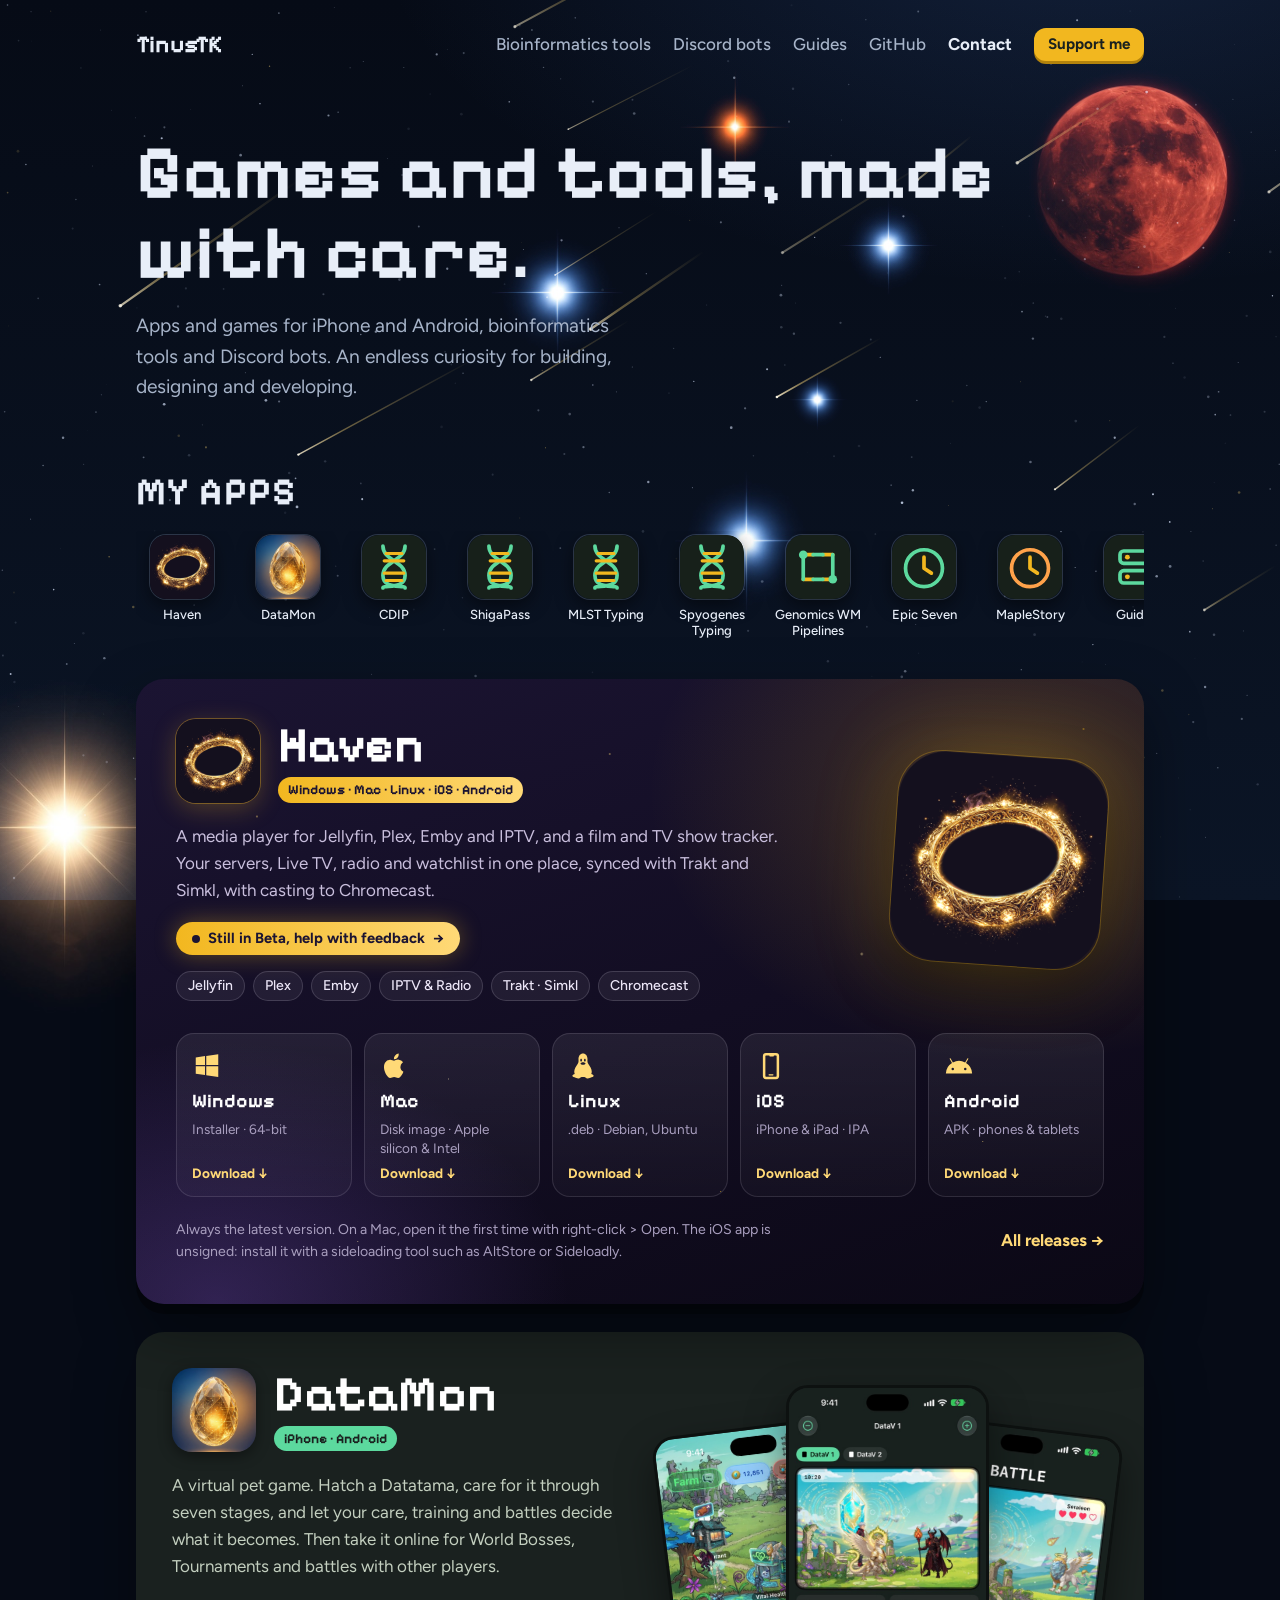
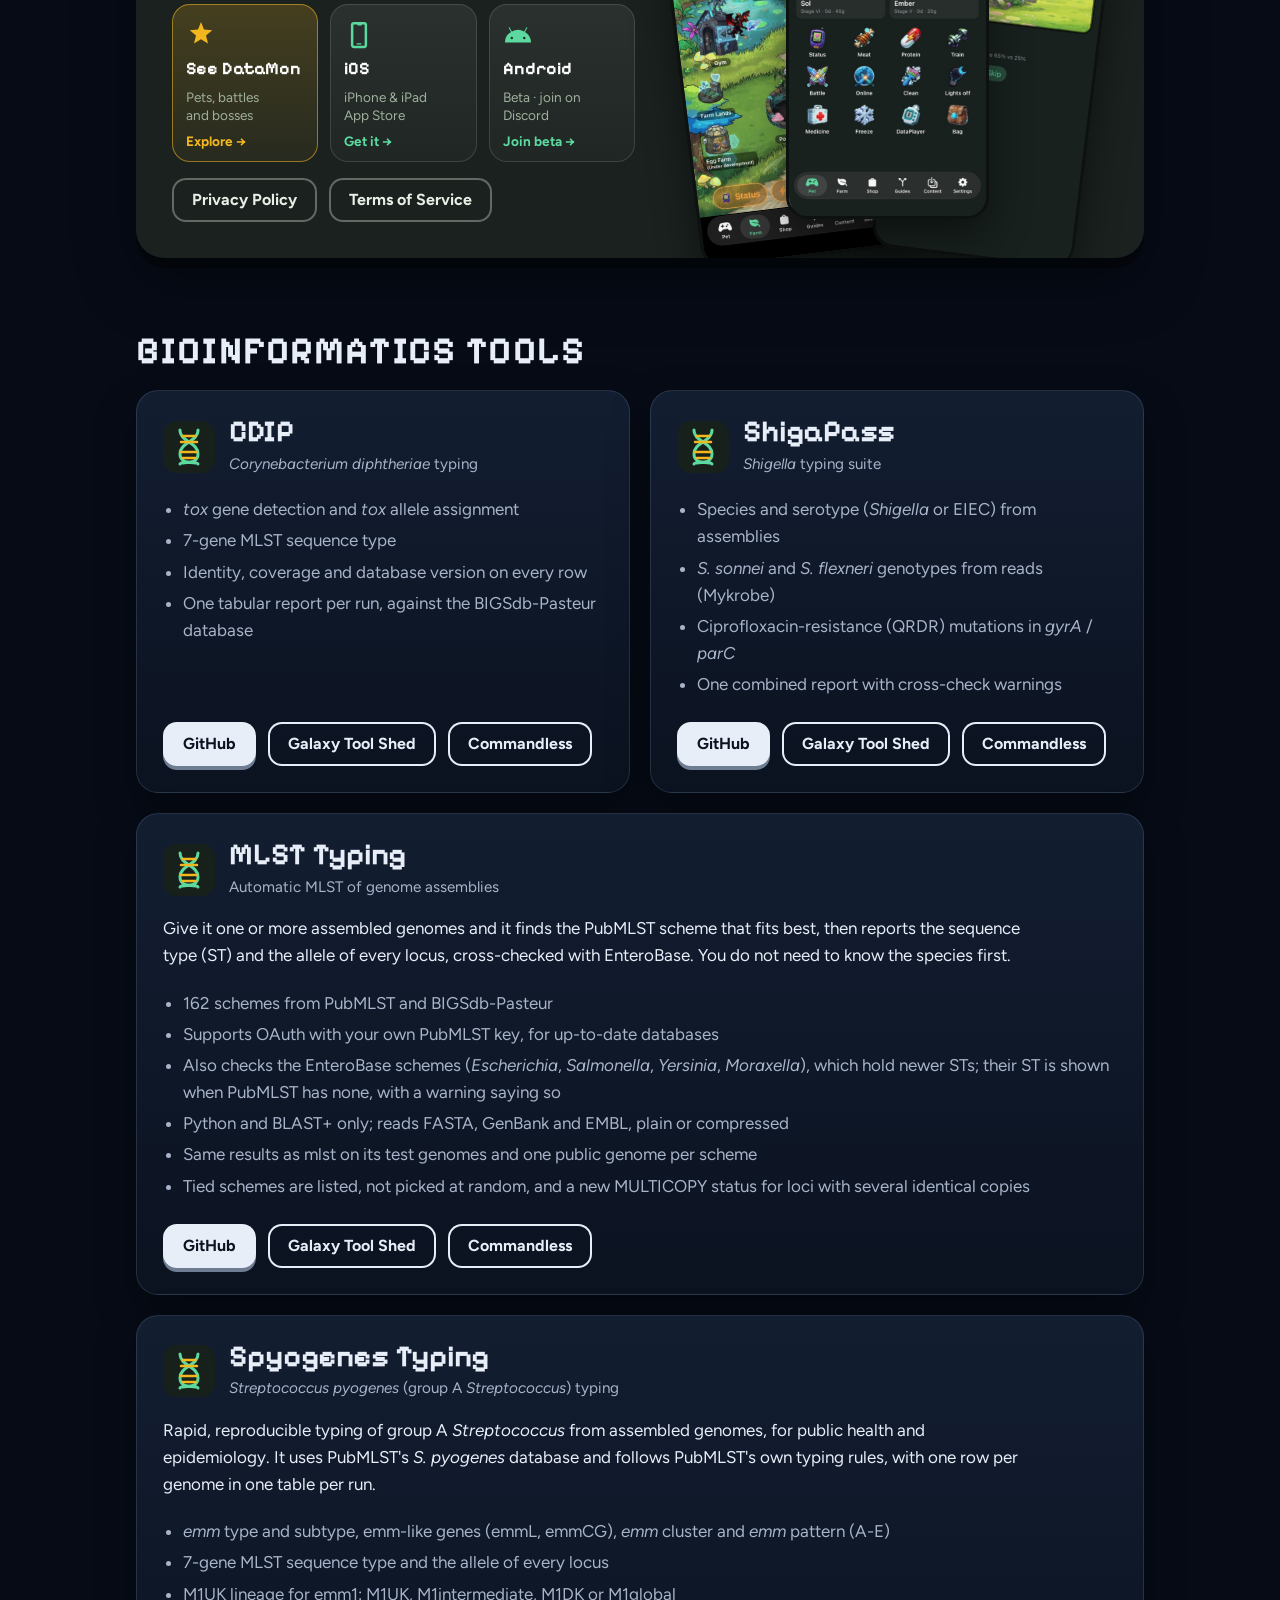
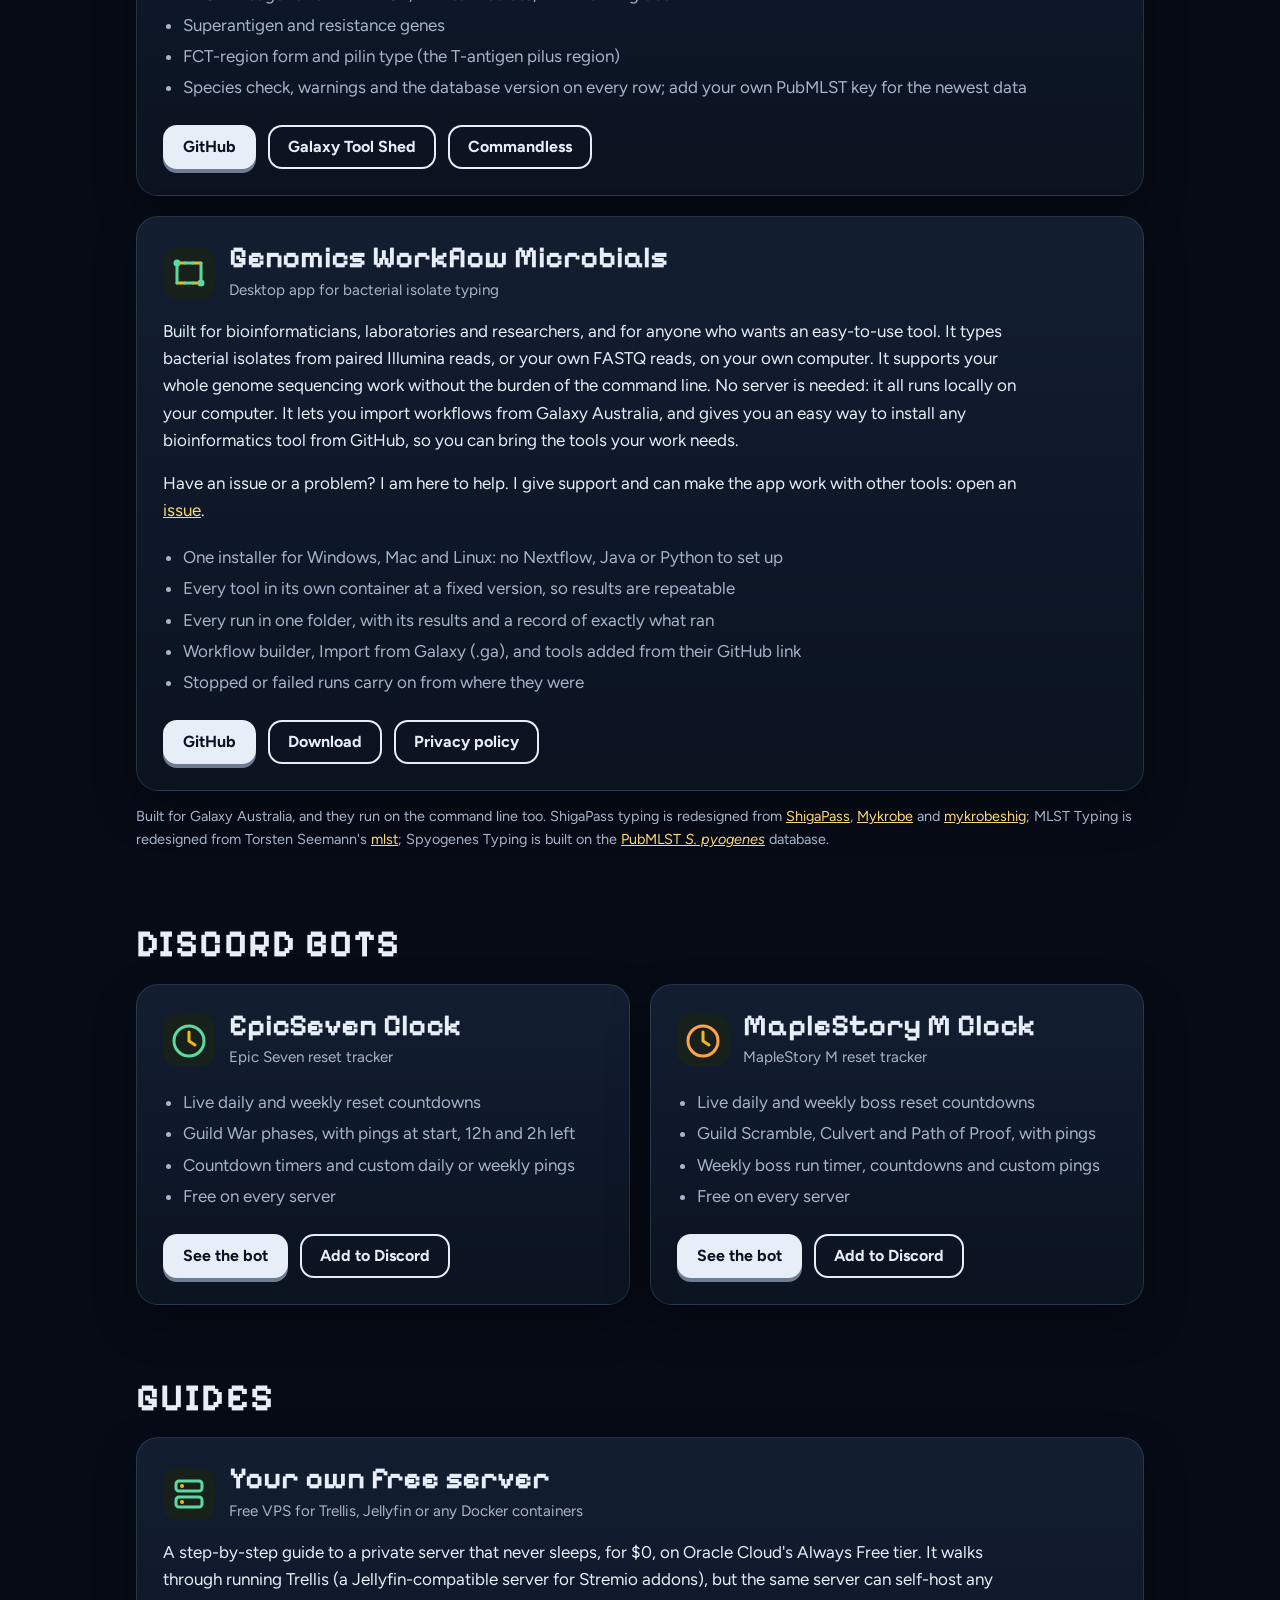
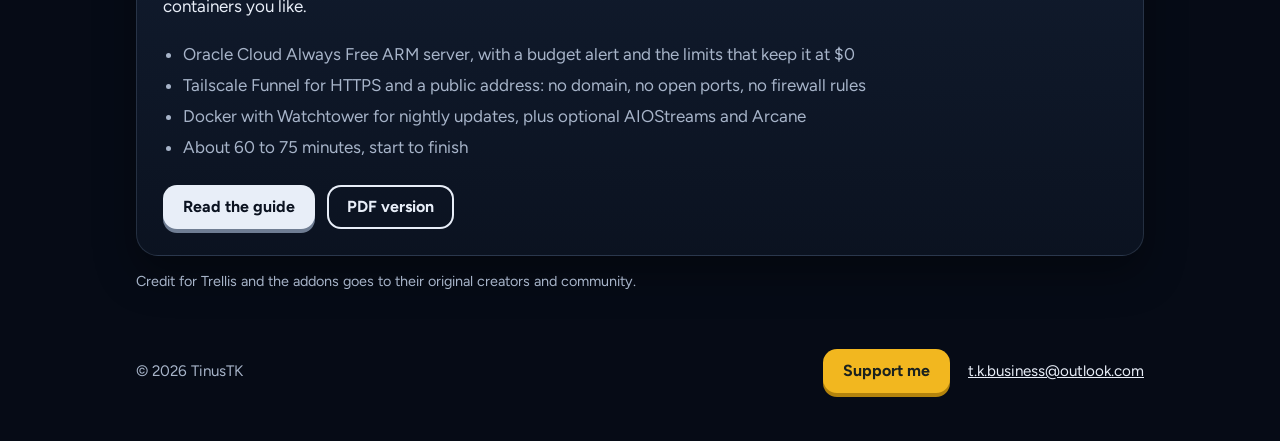
<file: index.html>
<!doctype html>
<html lang="en">
<head>
<meta charset="utf-8">
<meta name="viewport" content="width=device-width, initial-scale=1">
<title>TinusTK</title>
<meta name="theme-color" content="#060b16">
<meta name="description" content="Apps and games for iPhone and Android, bioinformatics tools and Discord bots. An endless curiosity for building, designing and developing.">
<link rel="icon" href="HavenApp/icon.png">
<link rel="apple-touch-icon" href="HavenApp/icon.png">
<link rel="preconnect" href="https://fonts.googleapis.com">
<link rel="preconnect" href="https://fonts.gstatic.com" crossorigin>
<link href="https://fonts.googleapis.com/css2?family=Figtree:wght@400;500;700&family=Pixelify+Sans:wght@500;700&display=swap" rel="stylesheet">
<style>
  :root {
    --sky: #060b16;
    --sky-2: #0b1526;
    --ink: #e8eef8;
    --ink-soft: #a7b4c9;
    --card: #0f1828;
    --line: rgba(167,190,225,.16);
    --screen: #1a211f;
    --mint: #5cd99e;
    --gold: #f2b71f;
    --pixel: "Pixelify Sans", ui-monospace, monospace;
    --text: "Figtree", system-ui, sans-serif;
  }
  * { box-sizing: border-box; }
  #sky { position: fixed; inset: 0; width: 100%; height: 100%; z-index: -1; pointer-events: none; display: block; }
  html { -webkit-text-size-adjust: 100%; }
  body {
    margin: 0; color: var(--ink); background-color: var(--sky);
    background-image:
      radial-gradient(80% 60% at 85% -10%, rgba(64,110,190,.22), transparent 70%),
      radial-gradient(70% 50% at 0% 110%, rgba(40,90,150,.18), transparent 70%),
      linear-gradient(180deg, var(--sky) 0%, var(--sky-2) 100%);
    background-attachment: fixed;
    font: 400 1.0625rem/1.6 var(--text);
    -webkit-font-smoothing: antialiased;
  }
  .wrap { max-width: 1040px; margin: 0 auto; padding: 0 16px; }
  header { padding: 28px 0 0; }
  header .wrap { display: flex; align-items: center; justify-content: space-between; gap: 16px; }
  .brand { font: 700 1.5rem/1 var(--pixel); letter-spacing: .01em; color: var(--ink); text-decoration: none;
  }
  /* Blood moon and sun star: Grok HD photos on black, screen-blended into the sky */
  .sky-body { position: fixed; z-index: -1; pointer-events: none; mix-blend-mode: screen; user-select: none; }
  .moon { width: clamp(150px, 19vw, 260px); top: 7vh; right: max(2vw, calc(50vw - 640px)); }
  .sun { width: clamp(260px, 34vw, 480px); left: clamp(-170px, -12vw, -90px); bottom: clamp(-170px, -12vw, -90px);
    animation: sunpulse 7s ease-in-out infinite; }
  @keyframes sunpulse { 0%, 100% { opacity: 1; transform: scale(1); } 50% { opacity: .85; transform: scale(.96); } }
  @media (max-width: 820px) { .moon { width: 120px; top: 2vh; right: 2vw; } }
  @media (prefers-reduced-motion: reduce) { .sun { animation: none; } }
  /* Southern Cross, big in the sky behind the page */
  .crux { position: fixed; z-index: -1; pointer-events: none; overflow: visible;
    left: max(38vw, calc(50vw - 160px)); top: 9vh; height: min(58vh, 520px); width: auto; aspect-ratio: 40 / 44; }
  .crux { mix-blend-mode: screen; }
  .crux img { position: absolute; left: var(--x); top: var(--y); width: calc(var(--s) * 30%); mix-blend-mode: screen;
    transform: translate(-50%, -50%); animation: twinkle 4.5s ease-in-out infinite; }
  @keyframes twinkle { 0%, 100% { opacity: 1; transform: translate(-50%, -50%) scale(1); }
    50% { opacity: .78; transform: translate(-50%, -50%) scale(.9); } }
  @media (max-width: 820px) { .crux { left: auto; right: 6vw; top: 30vh; height: 46vh; } }
  @media (prefers-reduced-motion: reduce) { .crux img { animation: none; } }
  html { scroll-behavior: smooth; }
  @media (prefers-reduced-motion: reduce) { html { scroll-behavior: auto; } }
  .top-links { display: flex; flex-wrap: wrap; justify-content: flex-end; gap: 6px 22px; }
  .top-links a { font-weight: 500; color: var(--ink-soft); text-decoration: none; }
  .top-links a:hover { color: var(--ink); text-decoration: underline; text-underline-offset: 4px; }
  .top-links a.mail { color: var(--ink); font-weight: 700; }
  .top-links { align-items: center; }
  .top-links a.support { font: 700 .95rem/1 var(--text); color: var(--screen); background: var(--gold);
    padding: 9px 14px; border-radius: 12px; box-shadow: 0 3px 0 #b3830c; text-decoration: none;
    transition: transform .08s ease, box-shadow .08s ease, background .15s ease; }
  .top-links a.support:hover { background: #ffc93a; color: var(--screen); text-decoration: none; }
  .top-links a.support:active { transform: translateY(2px); box-shadow: 0 1px 0 #b3830c; }
  .label, [id] { scroll-margin-top: 20px; }

  /* Row of app icons under My apps */
  .app-row { display: flex; gap: 14px; overflow-x: auto; margin: 0 0 28px; padding: 4px 2px 12px;
    scroll-snap-type: x proximity; -webkit-overflow-scrolling: touch; }
  .app-row a { flex: none; width: 92px; display: flex; flex-direction: column; align-items: center; gap: 8px;
    scroll-snap-align: start; text-decoration: none; color: var(--ink); text-align: center;
    font: 500 .82rem/1.2 var(--text); }
  .app-row img, .app-row svg { width: 64px; height: 64px; border-radius: 16px; display: block;
    box-shadow: 0 0 0 1px rgba(167,190,225,.22), 0 6px 18px rgba(0,0,0,.5); transition: transform .15s ease, box-shadow .15s ease; }
  .app-row a:hover img, .app-row a:hover svg, .app-row a:focus-visible img, .app-row a:focus-visible svg {
    transform: translateY(-3px); box-shadow: 0 0 0 1px rgba(255,217,119,.6), 0 0 22px rgba(255,217,119,.25); }
  .app-row a:hover span { text-decoration: underline; text-underline-offset: 3px; }
  @media (prefers-reduced-motion: reduce) { .app-row img, .app-row svg { transition: none; } }

  .intro { padding: 72px 0 40px; }
  h1, h2 { font-family: var(--pixel); font-weight: 700; line-height: 1.05; margin: 0; }
  h1 { font-size: clamp(2.6rem, 7vw, 4.75rem); }
  .intro p { font-size: 1.2rem; max-width: 40ch; margin: 18px 0 0; color: var(--ink-soft); }

  .label { font: 700 clamp(1.7rem, 4vw, 2.4rem)/1.1 var(--pixel); letter-spacing: .03em; text-transform: uppercase; color: var(--ink); margin: 28px 0 18px; }

  .app {
    display: grid; grid-template-columns: 1.05fr 1fr; gap: 32px; align-items: center;
    background: var(--screen); color: #e8efe6; border-radius: 28px; padding: 36px;
    box-shadow: 0 10px 0 rgba(0,0,0,.35), 0 24px 60px rgba(0,0,0,.35);
    text-decoration: none; overflow: hidden;
  }
  .app-head { display: flex; align-items: center; gap: 18px; }
  .app-head img { width: 84px; height: 84px; border-radius: 20px; box-shadow: 0 4px 14px rgba(0,0,0,.4); }
  .app h2 { font-size: clamp(2.2rem, 5vw, 3.1rem); color: #fff; }
  .tag { display: inline-block; margin-top: 6px; font: 700 .85rem/1 var(--pixel); color: var(--screen); background: var(--mint);
    padding: 6px 10px; border-radius: 999px; }
  .app p { color: #c3cfbf; margin: 20px 0 24px; max-width: 42ch; }
  .buttons { display: flex; flex-wrap: wrap; gap: 12px; }
  .button {
    display: inline-flex; align-items: center; gap: 8px; text-decoration: none;
    font: 700 1rem/1 var(--text); padding: 14px 20px; border-radius: 14px;
    color: var(--screen); background: var(--gold); box-shadow: 0 4px 0 #b3830c;
    transition: transform .08s ease, box-shadow .08s ease, background .15s ease;
  }
  .button:hover { background: #ffc93a; }
  .button:active { transform: translateY(3px); box-shadow: 0 1px 0 #b3830c; }
  .button.ghost { background: transparent; color: #e8efe6; box-shadow: inset 0 0 0 2px rgba(232,239,230,.35); }
  .button.ghost:hover { background: rgba(232,239,230,.08); }
  .button.ghost:active { transform: translateY(1px); box-shadow: inset 0 0 0 2px rgba(232,239,230,.5); }

  .shots { position: relative; height: 420px; }
  .shots img {
    position: absolute; width: 46%; border-radius: 22px; border: 3px solid #0d1110;
    box-shadow: 0 18px 40px rgba(0,0,0,.45);
  }
  .shots img:nth-child(1) { left: 2%; top: 40px; transform: rotate(-7deg); }
  .shots img:nth-child(2) { left: 27%; top: 0; z-index: 2; }
  .shots img:nth-child(3) { right: 2%; top: 40px; transform: rotate(7deg); }

  /* Haven tile */
  .haven {
    position: relative; margin-bottom: 28px; overflow: hidden; isolation: isolate;
    color: #ece6f7; border-radius: 28px; padding: 40px;
    background:
      radial-gradient(60% 70% at 88% 18%, rgba(242,183,31,.22), transparent 62%),
      radial-gradient(50% 60% at 8% 100%, rgba(134,92,214,.28), transparent 70%),
      linear-gradient(160deg, #1b1432 0%, #120d22 55%, #0b0815 100%);
    box-shadow: 0 10px 0 rgba(0,0,0,.35), 0 24px 60px rgba(0,0,0,.4);
  }
  .haven::before { /* gold dust */
    content: ""; position: absolute; inset: 0; z-index: -1; opacity: .55; pointer-events: none;
    background-image:
      radial-gradient(1.5px 1.5px at 12% 22%, #ffd977, transparent),
      radial-gradient(1px 1px at 31% 64%, #ffe7a8, transparent),
      radial-gradient(1.5px 1.5px at 47% 12%, #ffd977, transparent),
      radial-gradient(1px 1px at 58% 82%, #f2b71f, transparent),
      radial-gradient(2px 2px at 72% 44%, #ffe7a8, transparent),
      radial-gradient(1px 1px at 84% 74%, #ffd977, transparent),
      radial-gradient(1.5px 1.5px at 94% 8%, #f2b71f, transparent),
      radial-gradient(1px 1px at 22% 90%, #ffe7a8, transparent);
  }
  .haven-top { display: grid; grid-template-columns: 1fr auto; gap: 28px; align-items: center; }
  .haven-head { display: flex; align-items: center; gap: 18px; }
  .haven-head img { width: 84px; height: 84px; border-radius: 20px; box-shadow: 0 0 0 1px rgba(242,183,31,.35), 0 6px 24px rgba(242,183,31,.25); }
  .haven h2 { font-size: clamp(2.2rem, 5vw, 3.1rem); color: #fff; }
  .haven .tag { background: linear-gradient(90deg, #f2b71f, #ffd977); color: #1b1432; }
  .haven .lead { color: #c9bfdd; margin: 20px 0 0; max-width: 56ch; }
  .beta { display: inline-flex; align-items: center; gap: 8px; margin-top: 18px; padding: 9px 16px; border-radius: 999px;
    font: 700 .92rem/1 var(--text); color: #1b1432; text-decoration: none;
    background: linear-gradient(90deg, #f2b71f, #ffd977); box-shadow: 0 0 22px rgba(242,183,31,.35);
    transition: box-shadow .15s ease, transform .15s ease; }
  .beta::before { content: ""; width: 8px; height: 8px; border-radius: 50%; background: #1b1432; }
  .beta::after { content: "→"; }
  .beta:hover { box-shadow: 0 0 30px rgba(242,183,31,.6); transform: translateY(-1px); }
  .chips { display: flex; flex-wrap: wrap; gap: 8px; margin-top: 16px; }
  .chip { font: 500 .88rem/1 var(--text); padding: 8px 12px; border-radius: 999px; color: #ece6f7;
    background: rgba(255,255,255,.06); box-shadow: inset 0 0 0 1px rgba(236,230,247,.16); }
  .halo { width: 210px; height: 210px; border-radius: 44px; display: block;
    box-shadow: 0 0 0 1px rgba(242,183,31,.25), 0 0 80px rgba(242,183,31,.28), 0 24px 50px rgba(0,0,0,.5);
    transform: rotate(4deg); }
  .platforms { display: grid; grid-template-columns: repeat(5, 1fr); gap: 12px; margin-top: 32px; }
  .dl {
    display: flex; flex-direction: column; gap: 10px; padding: 18px 16px 16px; border-radius: 18px;
    text-decoration: none; color: #ece6f7;
    background: linear-gradient(180deg, rgba(255,255,255,.07), rgba(255,255,255,.025));
    box-shadow: inset 0 0 0 1px rgba(236,230,247,.13);
    transition: transform .15s ease, box-shadow .15s ease, background .15s ease;
  }
  .dl:hover, .dl:focus-visible {
    transform: translateY(-3px); outline: none;
    background: linear-gradient(180deg, rgba(242,183,31,.16), rgba(242,183,31,.04));
    box-shadow: inset 0 0 0 1px rgba(242,183,31,.6), 0 10px 30px rgba(242,183,31,.18);
  }
  .dl svg { width: 30px; height: 30px; fill: #ffd977; }
  .dl b { font: 700 1.2rem/1 var(--pixel); color: #fff; }
  .dl span { font-size: .85rem; line-height: 1.35; color: #a99fbf; }
  .dl em { font-style: normal; margin-top: auto; font: 700 .85rem/1 var(--text); color: #ffd977; }
  .dl em::after { content: " ↓"; }
  .haven-foot { display: flex; flex-wrap: wrap; align-items: center; justify-content: space-between; gap: 12px 20px; margin-top: 22px; }
  .haven-foot p { margin: 0; font-size: .88rem; color: #a99fbf; max-width: 70ch; }
  .haven-foot a.more { color: #ffd977; font-weight: 700; text-decoration: none; white-space: nowrap; }
  .haven-foot a.more:hover { text-decoration: underline; text-underline-offset: 4px; }
  @media (prefers-reduced-motion: reduce) { .dl { transition: none; } .dl:hover { transform: none; } }

  /* DataMon tiles: same cards as Haven, in DataMon's mint */
  .dm-tiles { display: grid; grid-template-columns: repeat(3, minmax(0, 1fr)); gap: 12px; margin-bottom: 16px; }
  .dl.dm { color: #e8efe6; background: linear-gradient(180deg, rgba(255,255,255,.07), rgba(255,255,255,.025));
    box-shadow: inset 0 0 0 1px rgba(232,239,230,.14); }
  .dl.dm { padding: 16px 14px 14px; }
  .dl.dm b { font-size: 1.1rem; white-space: nowrap; }
  .dl.dm svg { fill: var(--mint); }
  .dl.dm span { color: #9fb09c; }
  .dl.dm em { color: var(--mint); }
  .dl.dm em::after { content: " →"; }
  .dl.dm:hover, .dl.dm:focus-visible {
    background: linear-gradient(180deg, rgba(92,217,158,.16), rgba(92,217,158,.04));
    box-shadow: inset 0 0 0 1px rgba(92,217,158,.6), 0 10px 30px rgba(92,217,158,.16); }
  .dl.dm.see { background: linear-gradient(180deg, rgba(242,183,31,.2), rgba(242,183,31,.06));
    box-shadow: inset 0 0 0 1px rgba(242,183,31,.55); }
  .dl.dm.see svg { fill: var(--gold); }
  .dl.dm.see em { color: var(--gold); }
  .dl.dm.see:hover, .dl.dm.see:focus-visible { background: linear-gradient(180deg, rgba(242,183,31,.3), rgba(242,183,31,.1));
    box-shadow: inset 0 0 0 1px var(--gold), 0 10px 30px rgba(242,183,31,.22); }

  .tools { display: grid; grid-template-columns: 1fr 1fr; gap: 20px; }
  .tool {
    background: linear-gradient(180deg, rgba(20,32,52,.92), rgba(12,20,34,.92)); border: 1px solid var(--line);
    border-radius: 22px; padding: 26px; box-shadow: 0 18px 40px rgba(0,0,0,.35); display: flex; flex-direction: column;
  }
  .tool-head { display: flex; align-items: center; gap: 14px; }
  .tool-head svg { flex: none; width: 52px; height: 52px; }
  .tool h3 { font: 700 1.9rem/1 var(--pixel); margin: 0; }
  .tool .sub { font-size: .95rem; color: var(--ink-soft); margin-top: 4px; }
  .tool .sub i { font-style: italic; }
  .tool.wide { grid-column: 1 / -1; }
  .tool .about { margin: 16px 0 0; max-width: 78ch; }
  .tool ul { margin: 16px 0 20px; padding-left: 20px; color: var(--ink-soft); }
  .tool li { margin: 4px 0; }
  .tool .buttons { margin-top: auto; }
  .button.dark { background: var(--ink); color: #0b1220; box-shadow: 0 4px 0 #6f7d93; }
  .button.dark:hover { background: #fff; }
  .button.dark:active { box-shadow: 0 1px 0 #6f7d93; }
  .button.line { background: transparent; color: var(--ink); box-shadow: inset 0 0 0 2px var(--ink); }
  .button.line:hover { background: rgba(232,238,248,.08); }
  .button.line:active { transform: translateY(1px); }
  .tool a:not(.button), .note a { color: #ffd977; }
  .note { font-size: .9rem; color: var(--ink-soft); margin: 14px 0 0; }

  footer { padding: 56px 0 48px; color: var(--ink-soft); font-size: .95rem; }
  footer .wrap { display: flex; flex-wrap: wrap; align-items: center; justify-content: space-between; gap: 12px 24px; }
  footer a { color: var(--ink); }
  footer nav { display: flex; flex-wrap: wrap; align-items: center; gap: 8px 18px; }

  @media (max-width: 820px) {
    header .wrap { flex-direction: column; align-items: flex-start; gap: 12px; }
    .top-links { justify-content: flex-start; gap: 6px 18px; }
    .app { grid-template-columns: 1fr; padding: 26px 20px; border-radius: 24px; }
    .shots { height: 360px; order: -1; }
    .intro { padding: 48px 0 28px; }
    .tools { grid-template-columns: 1fr; }
    .haven { padding: 26px 20px; border-radius: 24px; }
    .haven-top { grid-template-columns: 1fr; }
    .halo { display: none; }
    .platforms { grid-template-columns: repeat(2, 1fr); }
    .platforms .dl:last-child { grid-column: 1 / -1; }
    .dm-tiles { grid-template-columns: repeat(2, minmax(0, 1fr)); }
    .dm-tiles .see { grid-column: 1 / -1; }
  }
  @media (max-width: 420px) {
    .shots { height: 290px; }
    .app-head img { width: 68px; height: 68px; border-radius: 16px; }
    .button { flex: 1 1 100%; justify-content: center; }
  }
</style>
</head>
<body>
<header>
  <div class="wrap">
    <a class="brand" href="./">TinusTK</a>
    <nav class="top-links">
      <a href="#bioinformatics">Bioinformatics tools</a>
      <a href="#discord-bots">Discord bots</a>
      <a href="#guides">Guides</a>
      <a href="https://github.com/TinusTK">GitHub</a>
      <a class="mail" href="mailto:t.k.business@outlook.com">Contact</a>
      <a class="support" href="https://www.paypal.com/donate/?business=EA6EGZKB6PNNG&amp;no_recurring=0&amp;item_name=I+appreciate+the+help,+really!+Thank+you+so+much!&amp;currency_code=USD" target="_blank" rel="noopener">Support me</a>
    </nav>
  </div>
</header>

<main class="wrap">
  <section class="intro">
    <h1>Games and tools, made with care.</h1>
    <p>Apps and games for iPhone and Android, bioinformatics tools and Discord bots. An endless curiosity for building, designing and developing.</p>
  </section>

  <h2 class="label">My apps</h2>
  <nav class="app-row" aria-label="All my apps">
    <a href="#haven"><img src="HavenApp/icon.png" alt="" width="64" height="64"><span>Haven</span></a>
    <a href="#datamon"><img src="DataMon/site/icon.png" alt="" width="64" height="64"><span>DataMon</span></a>
    <a href="#cdip"><svg viewBox="0 0 52 52" aria-hidden="true"><rect width="52" height="52" rx="14" fill="#17201a"/><path d="M17 9c0 12 18 12 18 24s-18 7-18 10M35 9c0 12-18 12-18 24s18 7 18 10" fill="none" stroke="#5cd99e" stroke-width="3" stroke-linecap="round"/><path d="M19.5 15h13M18 21h16M18 31h16M19.5 37h13" stroke="#f2b71f" stroke-width="2.5" stroke-linecap="round"/></svg><span>CDIP</span></a>
    <a href="#shigapass"><svg viewBox="0 0 52 52" aria-hidden="true"><rect width="52" height="52" rx="14" fill="#17201a"/><path d="M17 9c0 12 18 12 18 24s-18 7-18 10M35 9c0 12-18 12-18 24s18 7 18 10" fill="none" stroke="#5cd99e" stroke-width="3" stroke-linecap="round"/><path d="M19.5 15h13M18 21h16M18 31h16M19.5 37h13" stroke="#f2b71f" stroke-width="2.5" stroke-linecap="round"/></svg><span>ShigaPass</span></a>
    <a href="#mlst-typing"><svg viewBox="0 0 52 52" aria-hidden="true"><rect width="52" height="52" rx="14" fill="#17201a"/><path d="M17 9c0 12 18 12 18 24s-18 7-18 10M35 9c0 12-18 12-18 24s18 7 18 10" fill="none" stroke="#5cd99e" stroke-width="3" stroke-linecap="round"/><path d="M19.5 15h13M18 21h16M18 31h16M19.5 37h13" stroke="#f2b71f" stroke-width="2.5" stroke-linecap="round"/></svg><span>MLST Typing</span></a>
    <a href="#spyogenes-typing"><svg viewBox="0 0 52 52" aria-hidden="true"><rect width="52" height="52" rx="14" fill="#17201a"/><path d="M17 9c0 12 18 12 18 24s-18 7-18 10M35 9c0 12-18 12-18 24s18 7 18 10" fill="none" stroke="#5cd99e" stroke-width="3" stroke-linecap="round"/><path d="M19.5 15h13M18 21h16M18 31h16M19.5 37h13" stroke="#f2b71f" stroke-width="2.5" stroke-linecap="round"/></svg><span>Spyogenes Typing</span></a>
    <a href="#gwm"><svg viewBox="0 0 52 52" aria-hidden="true"><rect width="52" height="52" rx="14" fill="#17201a"/><path d="M14 16h8M30 16h8M14 36h8M30 36h8" stroke="#f2b71f" stroke-width="3" stroke-linecap="round"/><path d="M22 16h8M38 16v20M22 36h8M14 16v20" fill="none" stroke="#5cd99e" stroke-width="3" stroke-linecap="round"/><circle cx="14" cy="16" r="3.5" fill="#5cd99e"/><circle cx="38" cy="36" r="3.5" fill="#5cd99e"/></svg><span>Genomics WM Pipelines</span></a>
    <a href="#epicseven"><svg viewBox="0 0 52 52" aria-hidden="true"><rect width="52" height="52" rx="14" fill="#17201a"/><circle cx="26" cy="27" r="15" fill="none" stroke="#5cd99e" stroke-width="3"/><path d="M26 18v9l6 4" fill="none" stroke="#f2b71f" stroke-width="3" stroke-linecap="round" stroke-linejoin="round"/></svg><span>Epic Seven</span></a>
    <a href="#maplestory"><svg viewBox="0 0 52 52" aria-hidden="true"><rect width="52" height="52" rx="14" fill="#17201a"/><circle cx="26" cy="27" r="15" fill="none" stroke="#ffa24a" stroke-width="3"/><path d="M26 18v9l6 4" fill="none" stroke="#f2b71f" stroke-width="3" stroke-linecap="round" stroke-linejoin="round"/></svg><span>MapleStory</span></a>
    <a href="#free-server-guide"><svg viewBox="0 0 52 52" aria-hidden="true"><rect width="52" height="52" rx="14" fill="#17201a"/><rect x="13" y="13" width="26" height="10" rx="3" fill="none" stroke="#5cd99e" stroke-width="3"/><rect x="13" y="29" width="26" height="10" rx="3" fill="none" stroke="#5cd99e" stroke-width="3"/><circle cx="19" cy="18" r="2" fill="#f2b71f"/><circle cx="19" cy="34" r="2" fill="#f2b71f"/></svg><span>Guides</span></a>
  </nav>
  <section class="haven" id="haven" aria-labelledby="haven-title">
    <div class="haven-top">
      <div>
        <div class="haven-head">
          <img src="HavenApp/icon.png" alt="Haven app icon" width="84" height="84">
          <div>
            <h2 id="haven-title">Haven</h2>
            <span class="tag">Windows · Mac · Linux · iOS · Android</span>
          </div>
        </div>
        <p class="lead">A media player for Jellyfin, Plex, Emby and IPTV, and a film and TV show tracker.
          Your servers, Live TV, radio and watchlist in one place, synced with Trakt and Simkl, with casting to Chromecast.</p>
        <a class="beta" href="https://github.com/TinusTK/Haven/issues">Still in Beta, help with feedback</a>
        <div class="chips">
          <span class="chip">Jellyfin</span><span class="chip">Plex</span><span class="chip">Emby</span>
          <span class="chip">IPTV &amp; Radio</span><span class="chip">Trakt · Simkl</span><span class="chip">Chromecast</span>
        </div>
      </div>
      <img class="halo" src="HavenApp/icon.png" alt="" aria-hidden="true" width="210" height="210">
    </div>

    <div class="platforms">
      <a class="dl" href="https://github.com/TinusTK/Haven/releases/latest/download/Haven-windows-x64-setup.exe">
        <svg viewBox="0 0 24 24" aria-hidden="true"><path d="M3 5.1 10.4 4v7.1H3zM11.4 3.9 21 2.5v8.6h-9.6zM3 12.1h7.4v7.1L3 18.1zM11.4 12.1H21v8.6l-9.6-1.4z"/></svg>
        <b>Windows</b><span>Installer · 64-bit</span><em>Download</em>
      </a>
      <a class="dl" href="https://github.com/TinusTK/Haven/releases/latest/download/Haven-macos.dmg">
        <svg viewBox="0 0 24 24" aria-hidden="true"><path d="M16.4 12.6c0-2.5 2-3.6 2.1-3.7a4.5 4.5 0 0 0-3.6-2c-1.5-.2-3 .9-3.7.9-.8 0-2-.9-3.2-.8A4.8 4.8 0 0 0 4 9.4c-1.7 3-.4 7.4 1.2 9.8.8 1.2 1.8 2.5 3 2.4 1.2 0 1.7-.8 3.1-.8s1.9.8 3.2.8c1.3 0 2.1-1.2 2.9-2.4a10 10 0 0 0 1.3-2.7c-.1 0-2.4-1-2.4-3.9zM14 5.3A4.3 4.3 0 0 0 15 2a4.4 4.4 0 0 0-2.9 1.5 4.1 4.1 0 0 0-1 3.1A3.6 3.6 0 0 0 14 5.3z"/></svg>
        <b>Mac</b><span>Disk image · Apple silicon &amp; Intel</span><em>Download</em>
      </a>
      <a class="dl" href="https://github.com/TinusTK/Haven/releases/latest/download/haven_amd64.deb">
        <svg viewBox="0 0 24 24" aria-hidden="true"><path d="M12 2c-2.2 0-3.6 1.8-3.6 4.6 0 1.4.3 2.3-.7 3.8C6.3 12.5 5 14.4 5 16.6c0 .6.1 1.2.4 1.7-.9.4-1.9.6-1.9 1.5 0 1 1.4 1 2.6 1.5 1.3.5 2.3 1 3.1.4.6-.4.9-.9 2.8-.9s2.2.5 2.8.9c.8.6 1.8.1 3.1-.4 1.2-.5 2.6-.5 2.6-1.5 0-.9-1-1.1-1.9-1.5.3-.5.4-1.1.4-1.7 0-2.2-1.3-4.1-2.7-6.2-1-1.5-.7-2.4-.7-3.8C15.6 3.8 14.2 2 12 2zm-1.5 4.2c.4 0 .7.5.7 1.1s-.3 1-.7 1-.7-.4-.7-1 .3-1.1.7-1.1zm3 0c.4 0 .7.5.7 1.1s-.3 1-.7 1-.7-.4-.7-1 .3-1.1.7-1.1zM12 9c.9 0 2 .5 2 .9s-1.1 1.1-2 1.1-2-.7-2-1.1S11.1 9 12 9z"/></svg>
        <b>Linux</b><span>.deb · Debian, Ubuntu</span><em>Download</em>
      </a>
      <a class="dl" href="https://github.com/TinusTK/Haven/releases/latest/download/Haven-ios-unsigned.ipa">
        <svg viewBox="0 0 24 24" aria-hidden="true"><path d="M8 1.5h8A2.5 2.5 0 0 1 18.5 4v16a2.5 2.5 0 0 1-2.5 2.5H8A2.5 2.5 0 0 1 5.5 20V4A2.5 2.5 0 0 1 8 1.5zm0 2a.5.5 0 0 0-.5.5v16c0 .3.2.5.5.5h8c.3 0 .5-.2.5-.5V4a.5.5 0 0 0-.5-.5h-1.6l-.4.8h-3l-.4-.8zm2.5 15h3a.5.5 0 0 1 0 1h-3a.5.5 0 0 1 0-1z"/></svg>
        <b>iOS</b><span>iPhone &amp; iPad · IPA</span><em>Download</em>
      </a>
      <a class="dl" href="https://github.com/TinusTK/Haven/releases/latest/download/Haven-android.apk">
        <svg viewBox="0 0 24 24" aria-hidden="true"><path d="M17.6 9.5 19.4 6.4a.4.4 0 0 0-.7-.4l-1.8 3.1a11 11 0 0 0-9.8 0L5.3 6a.4.4 0 0 0-.7.4l1.8 3.1A10.2 10.2 0 0 0 1.5 18h21a10.2 10.2 0 0 0-4.9-8.5zM7 15.3a1 1 0 1 1 0-2 1 1 0 0 1 0 2zm10 0a1 1 0 1 1 0-2 1 1 0 0 1 0 2z"/></svg>
        <b>Android</b><span>APK · phones &amp; tablets</span><em>Download</em>
      </a>
    </div>

    <div class="haven-foot">
      <p>Always the latest version. On a Mac, open it the first time with right-click &gt; Open. The iOS app is unsigned:
        install it with a sideloading tool such as AltStore or Sideloadly.</p>
      <a class="more" href="https://github.com/TinusTK/Haven/releases">All releases →</a>
    </div>
  </section>

  <section class="app" id="datamon">
    <div>
      <div class="app-head">
        <img src="DataMon/site/icon.png" alt="DataMon app icon" width="84" height="84">
        <div>
          <h2>DataMon</h2>
          <span class="tag">iPhone · Android</span>
        </div>
      </div>
      <p>A virtual pet game. Hatch a Datatama, care for it through seven stages, and let your care, training and battles
        decide what it becomes. Then take it online for World Bosses, Tournaments and battles with other players.</p>
      <div class="dm-tiles">
        <a class="dl dm see" href="DataMon/">
          <svg viewBox="0 0 24 24" aria-hidden="true"><path d="M12 1.5l2.4 6.1 6.6.5-5 4.3 1.6 6.4L12 15.3l-5.6 3.5L8 12.4l-5-4.3 6.6-.5z"/></svg>
          <b>See DataMon</b><span>Pets, battles<br>and bosses</span><em>Explore</em>
        </a>
        <a class="dl dm" href="https://apps.apple.com/au/app/datamon/id6826284462">
          <svg viewBox="0 0 24 24" aria-hidden="true"><path d="M8 1.5h8A2.5 2.5 0 0 1 18.5 4v16a2.5 2.5 0 0 1-2.5 2.5H8A2.5 2.5 0 0 1 5.5 20V4A2.5 2.5 0 0 1 8 1.5zm0 2a.5.5 0 0 0-.5.5v16c0 .3.2.5.5.5h8c.3 0 .5-.2.5-.5V4a.5.5 0 0 0-.5-.5h-1.6l-.4.8h-3l-.4-.8zm2.5 15h3a.5.5 0 0 1 0 1h-3a.5.5 0 0 1 0-1z"/></svg>
          <b>iOS</b><span>iPhone &amp; iPad<br>App Store</span><em>Get it</em>
        </a>
        <a class="dl dm" href="https://discord.gg/P6Rh44SGJG">
          <svg viewBox="0 0 24 24" aria-hidden="true"><path d="M17.6 9.5 19.4 6.4a.4.4 0 0 0-.7-.4l-1.8 3.1a11 11 0 0 0-9.8 0L5.3 6a.4.4 0 0 0-.7.4l1.8 3.1A10.2 10.2 0 0 0 1.5 18h21a10.2 10.2 0 0 0-4.9-8.5zM7 15.3a1 1 0 1 1 0-2 1 1 0 0 1 0 2zm10 0a1 1 0 1 1 0-2 1 1 0 0 1 0 2z"/></svg>
          <b>Android</b><span>Beta · join on<br>Discord</span><em>Join beta</em>
        </a>
      </div>
      <div class="buttons dm-legal">
        <a class="button ghost" href="DataMon/privacy-policy.html">Privacy Policy</a>
        <a class="button ghost" href="DataMon/terms-of-service.html">Terms of Service</a>
      </div>
    </div>
    <div class="shots" aria-hidden="true">
      <img src="DataMon/site/shots/farm.jpg" alt="" loading="lazy">
      <img src="DataMon/site/shots/pet.jpg" alt="">
      <img src="DataMon/site/shots/battle.jpg" alt="" loading="lazy">
    </div>
  </section>


  <h2 class="label" id="bioinformatics" style="margin-top:72px">Bioinformatics tools</h2>
  <section class="tools">
    <article class="tool" id="cdip">
      <div class="tool-head">
        <svg viewBox="0 0 52 52" aria-hidden="true"><rect width="52" height="52" rx="14" fill="#17201a"/><path d="M17 9c0 12 18 12 18 24s-18 7-18 10M35 9c0 12-18 12-18 24s18 7 18 10" fill="none" stroke="#5cd99e" stroke-width="3" stroke-linecap="round"/><path d="M19.5 15h13M18 21h16M18 31h16M19.5 37h13" stroke="#f2b71f" stroke-width="2.5" stroke-linecap="round"/></svg>
        <div>
          <h3>CDIP</h3>
          <div class="sub"><i>Corynebacterium diphtheriae</i> typing</div>
        </div>
      </div>
      <ul>
        <li><i>tox</i> gene detection and <i>tox</i> allele assignment</li>
        <li>7-gene MLST sequence type</li>
        <li>Identity, coverage and database version on every row</li>
        <li>One tabular report per run, against the BIGSdb-Pasteur database</li>
      </ul>
      <div class="buttons">
        <a class="button dark" href="https://github.com/TinusTK/corynebacterium-diphtheriae-typing">GitHub</a>
        <a class="button line" href="https://toolshed.g2.bx.psu.edu/view/tinustk/cdiphtheriae_typing">Galaxy Tool Shed</a>
        <a class="button line" href="https://github.com/TinusTK/GenomicsWorkflowMicrobials">Commandless</a>
      </div>
    </article>
    <article class="tool" id="shigapass">
      <div class="tool-head">
        <svg viewBox="0 0 52 52" aria-hidden="true"><rect width="52" height="52" rx="14" fill="#17201a"/><path d="M17 9c0 12 18 12 18 24s-18 7-18 10M35 9c0 12-18 12-18 24s18 7 18 10" fill="none" stroke="#5cd99e" stroke-width="3" stroke-linecap="round"/><path d="M19.5 15h13M18 21h16M18 31h16M19.5 37h13" stroke="#f2b71f" stroke-width="2.5" stroke-linecap="round"/></svg>
        <div>
          <h3>ShigaPass</h3>
          <div class="sub"><i>Shigella</i> typing suite</div>
        </div>
      </div>
      <ul>
        <li>Species and serotype (<i>Shigella</i> or EIEC) from assemblies</li>
        <li><i>S. sonnei</i> and <i>S. flexneri</i> genotypes from reads (Mykrobe)</li>
        <li>Ciprofloxacin-resistance (QRDR) mutations in <i>gyrA</i> / <i>parC</i></li>
        <li>One combined report with cross-check warnings</li>
      </ul>
      <div class="buttons">
        <a class="button dark" href="https://github.com/TinusTK/shigella-typing">GitHub</a>
        <a class="button line" href="https://toolshed.g2.bx.psu.edu/view/tinustk/shigella_typing">Galaxy Tool Shed</a>
        <a class="button line" href="https://github.com/TinusTK/GenomicsWorkflowMicrobials">Commandless</a>
      </div>
    </article>
    <article class="tool wide" id="mlst-typing">
      <div class="tool-head">
        <svg viewBox="0 0 52 52" aria-hidden="true"><rect width="52" height="52" rx="14" fill="#17201a"/><path d="M17 9c0 12 18 12 18 24s-18 7-18 10M35 9c0 12-18 12-18 24s18 7 18 10" fill="none" stroke="#5cd99e" stroke-width="3" stroke-linecap="round"/><path d="M19.5 15h13M18 21h16M18 31h16M19.5 37h13" stroke="#f2b71f" stroke-width="2.5" stroke-linecap="round"/></svg>
        <div>
          <h3>MLST Typing</h3>
          <div class="sub">Automatic MLST of genome assemblies</div>
        </div>
      </div>
      <p class="about">Give it one or more assembled genomes and it finds the PubMLST scheme that fits best, then reports the
        sequence type (ST) and the allele of every locus, cross-checked with EnteroBase. You do not need to know the species first.</p>
      <ul>
        <li>162 schemes from PubMLST and BIGSdb-Pasteur</li>
        <li>Supports OAuth with your own PubMLST key, for up-to-date databases</li>
        <li>Also checks the EnteroBase schemes (<i>Escherichia</i>, <i>Salmonella</i>, <i>Yersinia</i>, <i>Moraxella</i>), which hold newer STs; their ST is shown when PubMLST has none, with a warning saying so</li>
        <li>Python and BLAST+ only; reads FASTA, GenBank and EMBL, plain or compressed</li>
        <li>Same results as mlst on its test genomes and one public genome per scheme</li>
        <li>Tied schemes are listed, not picked at random, and a new MULTICOPY status for loci with several identical copies</li>
      </ul>
      <div class="buttons">
        <a class="button dark" href="https://github.com/TinusTK/mlst-typing">GitHub</a>
        <a class="button line" href="https://toolshed.g2.bx.psu.edu/view/tinustk/mlst_typing">Galaxy Tool Shed</a>
        <a class="button line" href="https://github.com/TinusTK/GenomicsWorkflowMicrobials">Commandless</a>
      </div>
    </article>
    <article class="tool wide" id="spyogenes-typing">
      <div class="tool-head">
        <svg viewBox="0 0 52 52" aria-hidden="true"><rect width="52" height="52" rx="14" fill="#17201a"/><path d="M17 9c0 12 18 12 18 24s-18 7-18 10M35 9c0 12-18 12-18 24s18 7 18 10" fill="none" stroke="#5cd99e" stroke-width="3" stroke-linecap="round"/><path d="M19.5 15h13M18 21h16M18 31h16M19.5 37h13" stroke="#f2b71f" stroke-width="2.5" stroke-linecap="round"/></svg>
        <div>
          <h3>Spyogenes Typing</h3>
          <div class="sub"><i>Streptococcus pyogenes</i> (group A <i>Streptococcus</i>) typing</div>
        </div>
      </div>
      <p class="about">Rapid, reproducible typing of group A <i>Streptococcus</i> from assembled genomes, for public health
        and epidemiology. It uses PubMLST's <i>S. pyogenes</i> database and follows PubMLST's own typing rules, with one
        row per genome in one table per run.</p>
      <ul>
        <li><i>emm</i> type and subtype, emm-like genes (emmL, emmCG), <i>emm</i> cluster and <i>emm</i> pattern (A-E)</li>
        <li>7-gene MLST sequence type and the allele of every locus</li>
        <li>M1UK lineage for emm1: M1UK, M1intermediate, M1DK or M1global</li>
        <li>Superantigen and resistance genes</li>
        <li>FCT-region form and pilin type (the T-antigen pilus region)</li>
        <li>Species check, warnings and the database version on every row; add your own PubMLST key for the newest data</li>
      </ul>
      <div class="buttons">
        <a class="button dark" href="https://github.com/TinusTK/spyogenes-typing">GitHub</a>
        <a class="button line" href="https://toolshed.g2.bx.psu.edu/view/tinustk/spyogenes_typing">Galaxy Tool Shed</a>
        <a class="button line" href="https://github.com/TinusTK/GenomicsWorkflowMicrobials">Commandless</a>
      </div>
    </article>
    <article class="tool wide" id="gwm">
      <div class="tool-head">
        <svg viewBox="0 0 52 52" aria-hidden="true"><rect width="52" height="52" rx="14" fill="#17201a"/><path d="M14 16h8M30 16h8M14 36h8M30 36h8" stroke="#f2b71f" stroke-width="3" stroke-linecap="round"/><path d="M22 16h8M38 16v20M22 36h8M14 16v20" fill="none" stroke="#5cd99e" stroke-width="3" stroke-linecap="round"/><circle cx="14" cy="16" r="3.5" fill="#5cd99e"/><circle cx="38" cy="36" r="3.5" fill="#5cd99e"/></svg>
        <div>
          <h3>Genomics Workflow Microbials</h3>
          <div class="sub">Desktop app for bacterial isolate typing</div>
        </div>
      </div>
      <p class="about">Built for bioinformaticians, laboratories and researchers, and for anyone who wants
        an easy-to-use tool. It types bacterial isolates from paired Illumina reads, or your own FASTQ reads, on your own
        computer. It supports your whole genome sequencing work without the burden of the command line. No server
        is needed: it all runs locally on your computer. It lets you import workflows from Galaxy Australia, and gives
        you an easy way to install any bioinformatics tool from GitHub, so you can bring the tools your work needs.</p>
      <p class="about">Have an issue or a problem? I am here to help. I give support and can make the app work with other
        tools: open an <a href="https://github.com/TinusTK/GenomicsWorkflowMicrobials/issues">issue</a>.</p>
      <ul>
        <li>One installer for Windows, Mac and Linux: no Nextflow, Java or Python to set up</li>
        <li>Every tool in its own container at a fixed version, so results are repeatable</li>
        <li>Every run in one folder, with its results and a record of exactly what ran</li>
        <li>Workflow builder, Import from Galaxy (.ga), and tools added from their GitHub link</li>
        <li>Stopped or failed runs carry on from where they were</li>
      </ul>
      <div class="buttons">
        <a class="button dark" href="https://github.com/TinusTK/GenomicsWorkflowMicrobials">GitHub</a>
        <a class="button line" href="https://github.com/TinusTK/GenomicsWorkflowMicrobials/releases/latest">Download</a>
        <a class="button line" href="GWM/privacy-policy.html">Privacy policy</a>
      </div>
    </article>
  </section>
  <p class="note">Built for Galaxy Australia, and they run on the command line too. ShigaPass typing is redesigned from
    <a href="https://github.com/imanyass/ShigaPass">ShigaPass</a>, <a href="https://github.com/Mykrobe-tools/mykrobe">Mykrobe</a> and
    <a href="https://github.com/ShigellaGenomics/mykrobeshig">mykrobeshig</a>; MLST Typing is redesigned from Torsten Seemann's
    <a href="https://github.com/tseemann/mlst">mlst</a>; Spyogenes Typing is built on the
    <a href="https://pubmlst.org/organisms/streptococcus-pyogenes">PubMLST <i>S. pyogenes</i></a> database.</p>

  <h2 class="label" id="discord-bots" style="margin-top:72px">Discord bots</h2>
  <section class="tools">
    <article class="tool" id="epicseven">
      <div class="tool-head">
        <svg viewBox="0 0 52 52" aria-hidden="true"><rect width="52" height="52" rx="14" fill="#17201a"/><circle cx="26" cy="27" r="15" fill="none" stroke="#5cd99e" stroke-width="3"/><path d="M26 18v9l6 4" fill="none" stroke="#f2b71f" stroke-width="3" stroke-linecap="round" stroke-linejoin="round"/></svg>
        <div>
          <h3>EpicSeven Clock</h3>
          <div class="sub">Epic Seven reset tracker</div>
        </div>
      </div>
      <ul>
        <li>Live daily and weekly reset countdowns</li>
        <li>Guild War phases, with pings at start, 12h and 2h left</li>
        <li>Countdown timers and custom daily or weekly pings</li>
        <li>Free on every server</li>
      </ul>
      <div class="buttons">
        <a class="button dark" href="DiscordBots/EpicSeven/">See the bot</a>
        <a class="button line" href="https://discord.com/oauth2/authorize?client_id=1490310472220672000&amp;permissions=406679792656&amp;integration_type=0&amp;scope=bot">Add to Discord</a>
      </div>
    </article>
    <article class="tool" id="maplestory">
      <div class="tool-head">
        <svg viewBox="0 0 52 52" aria-hidden="true"><rect width="52" height="52" rx="14" fill="#17201a"/><circle cx="26" cy="27" r="15" fill="none" stroke="#ffa24a" stroke-width="3"/><path d="M26 18v9l6 4" fill="none" stroke="#f2b71f" stroke-width="3" stroke-linecap="round" stroke-linejoin="round"/></svg>
        <div>
          <h3>MapleStory M Clock</h3>
          <div class="sub">MapleStory M reset tracker</div>
        </div>
      </div>
      <ul>
        <li>Live daily and weekly boss reset countdowns</li>
        <li>Guild Scramble, Culvert and Path of Proof, with pings</li>
        <li>Weekly boss run timer, countdowns and custom pings</li>
        <li>Free on every server</li>
      </ul>
      <div class="buttons">
        <a class="button dark" href="DiscordBots/MapleStoryM/">See the bot</a>
        <a class="button line" href="https://discord.com/oauth2/authorize?client_id=1488101431993962637&amp;permissions=397821422608&amp;integration_type=0&amp;scope=bot">Add to Discord</a>
      </div>
    </article>
  </section>

  <h2 class="label" id="guides" style="margin-top:72px">Guides</h2>
  <section class="tools">
    <article class="tool wide" id="free-server-guide">
      <div class="tool-head">
        <svg viewBox="0 0 52 52" aria-hidden="true"><rect width="52" height="52" rx="14" fill="#17201a"/><rect x="13" y="13" width="26" height="10" rx="3" fill="none" stroke="#5cd99e" stroke-width="3"/><rect x="13" y="29" width="26" height="10" rx="3" fill="none" stroke="#5cd99e" stroke-width="3"/><circle cx="19" cy="18" r="2" fill="#f2b71f"/><circle cx="19" cy="34" r="2" fill="#f2b71f"/></svg>
        <div>
          <h3>Your own free server</h3>
          <div class="sub">Free VPS for Trellis, Jellyfin or any Docker containers</div>
        </div>
      </div>
      <p class="about">A step-by-step guide to a private server that never sleeps, for $0, on Oracle Cloud's Always Free
        tier. It walks through running Trellis (a Jellyfin-compatible server for Stremio addons), but the same server
        can self-host any containers you like.</p>
      <ul>
        <li>Oracle Cloud Always Free ARM server, with a budget alert and the limits that keep it at $0</li>
        <li>Tailscale Funnel for HTTPS and a public address: no domain, no open ports, no firewall rules</li>
        <li>Docker with Watchtower for nightly updates, plus optional AIOStreams and Arcane</li>
        <li>About 60 to 75 minutes, start to finish</li>
      </ul>
      <div class="buttons">
        <a class="button dark" href="https://github.com/TinusTK/Jellyfin-Trellis-FreeVPS">Read the guide</a>
        <a class="button line" href="https://github.com/TinusTK/Jellyfin-Trellis-FreeVPS/blob/main/docs/trellis-oracle-tailscale-guide.pdf">PDF version</a>
      </div>
    </article>
  </section>
  <p class="note">Credit for Trellis and the addons goes to their original creators and community.</p>
</main>

<footer>
  <div class="wrap">
    <span>© 2026 TinusTK</span>
    <nav>
      <a class="button" href="https://www.paypal.com/donate/?business=EA6EGZKB6PNNG&amp;no_recurring=0&amp;item_name=I+appreciate+the+help,+really!+Thank+you+so+much!&amp;currency_code=USD" target="_blank" rel="noopener">Support me</a>
      <a href="mailto:t.k.business@outlook.com">t.k.business@outlook.com</a>
    </nav>
  </div>
</footer>
<canvas id="sky" aria-hidden="true"></canvas>
<img class="sky-body moon" src="sky/blood-moon.jpg" alt="" aria-hidden="true">
<img class="sky-body sun" src="sky/sun-star.jpg" alt="" aria-hidden="true">
<div class="crux" aria-hidden="true">
  <img src="sky/star-orange.jpg" alt="" style="--x:52.5%;--y:9.1%;--s:0.85;animation-delay:0s">
  <img src="sky/star-blue.jpg" alt="" style="--x:55%;--y:88.6%;--s:1;animation-delay:-1.1s">
  <img src="sky/star-blue.jpg" alt="" style="--x:15%;--y:40.9%;--s:0.92;animation-delay:-2.3s">
  <img src="sky/star-blue.jpg" alt="" style="--x:85%;--y:31.8%;--s:0.68;animation-delay:-3.2s">
  <img src="sky/star-blue.jpg" alt="" style="--x:70%;--y:61.4%;--s:0.42;animation-delay:-1.7s">
</div>

<script src="sky.js"></script>
</body>
</html>
</file>
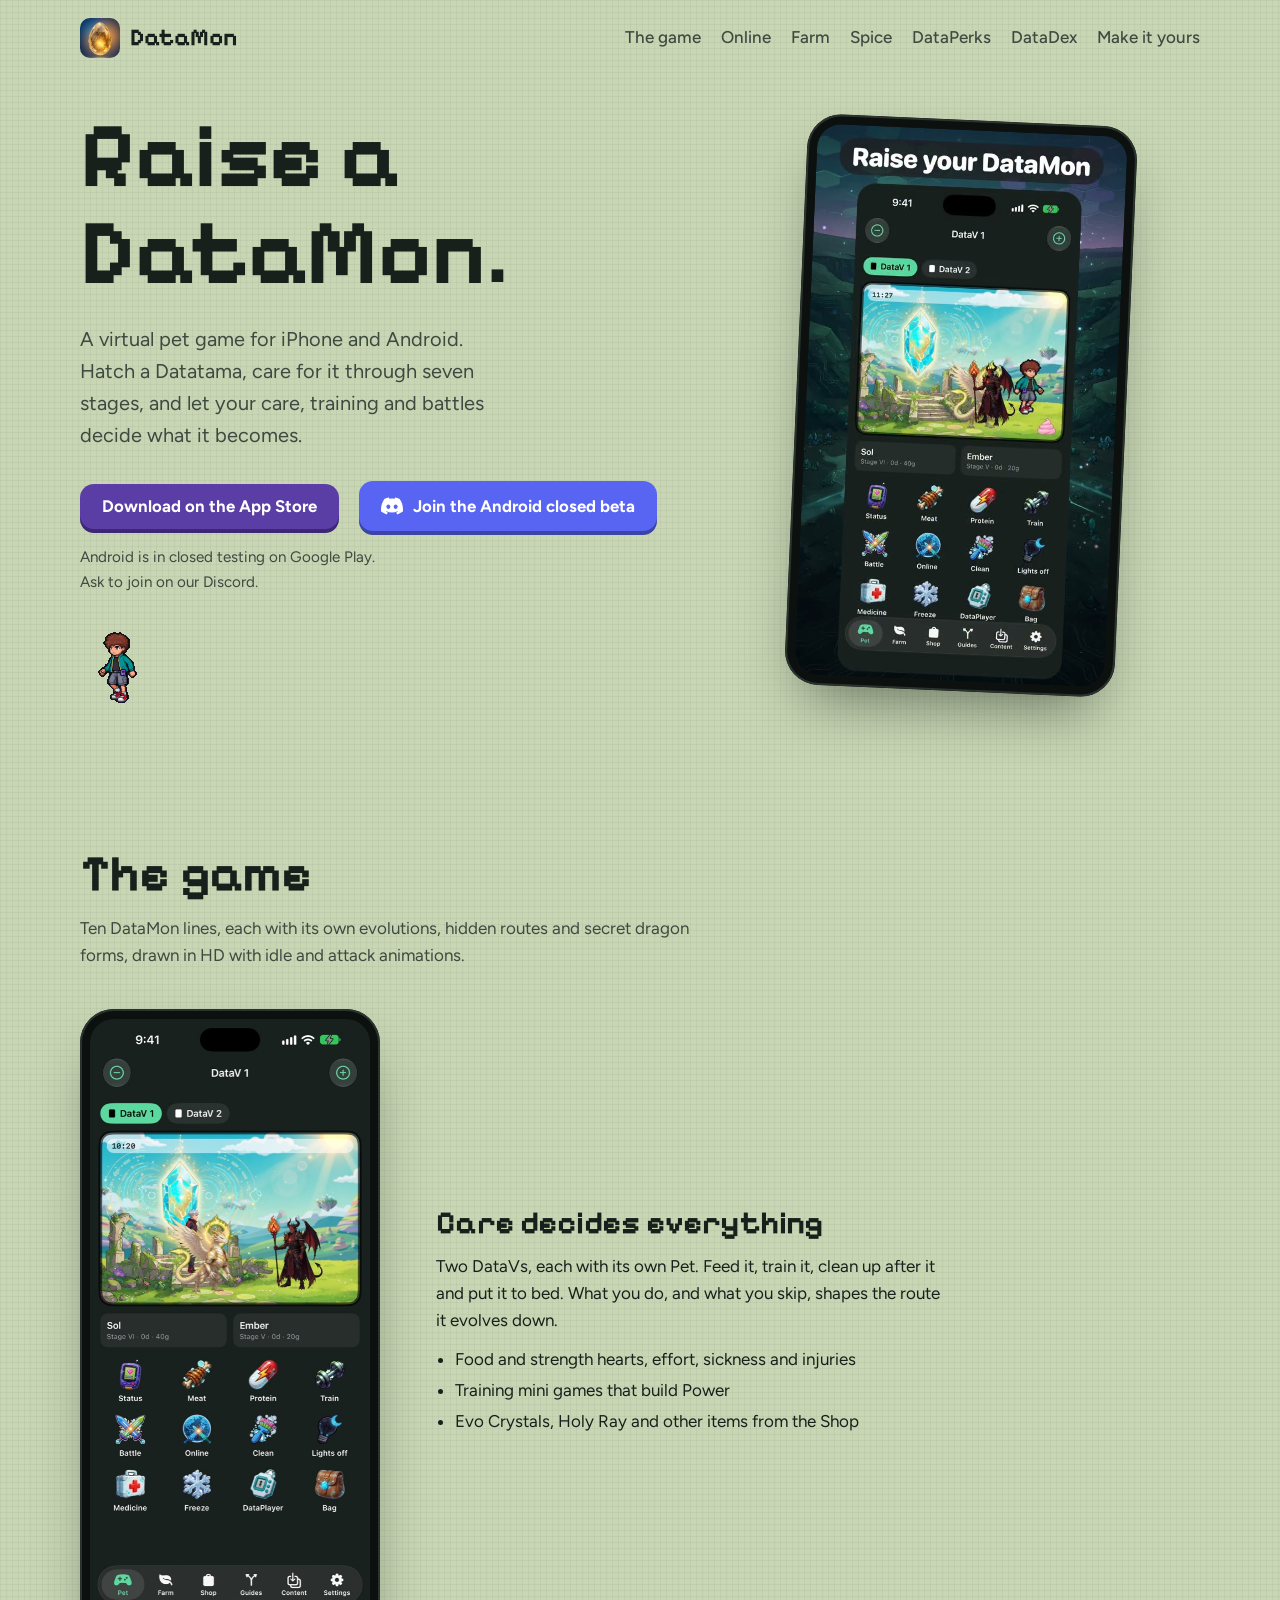
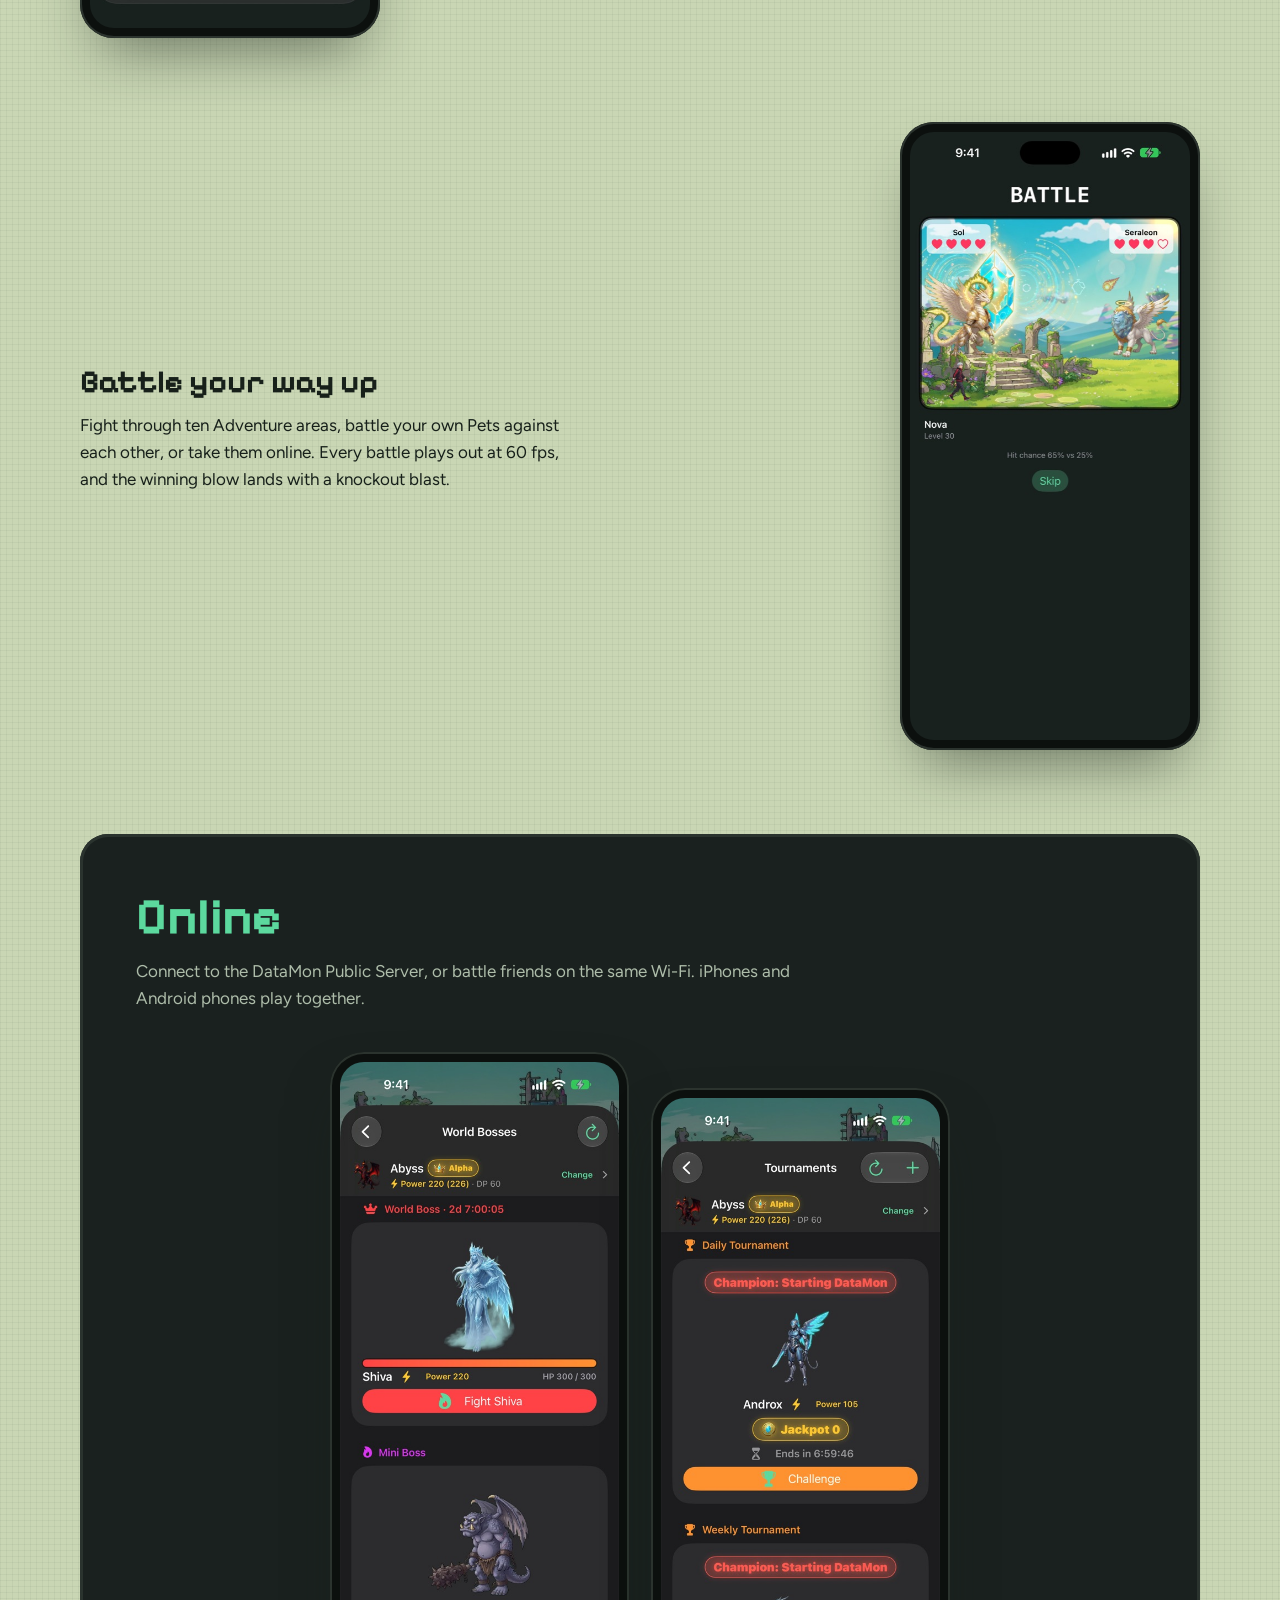
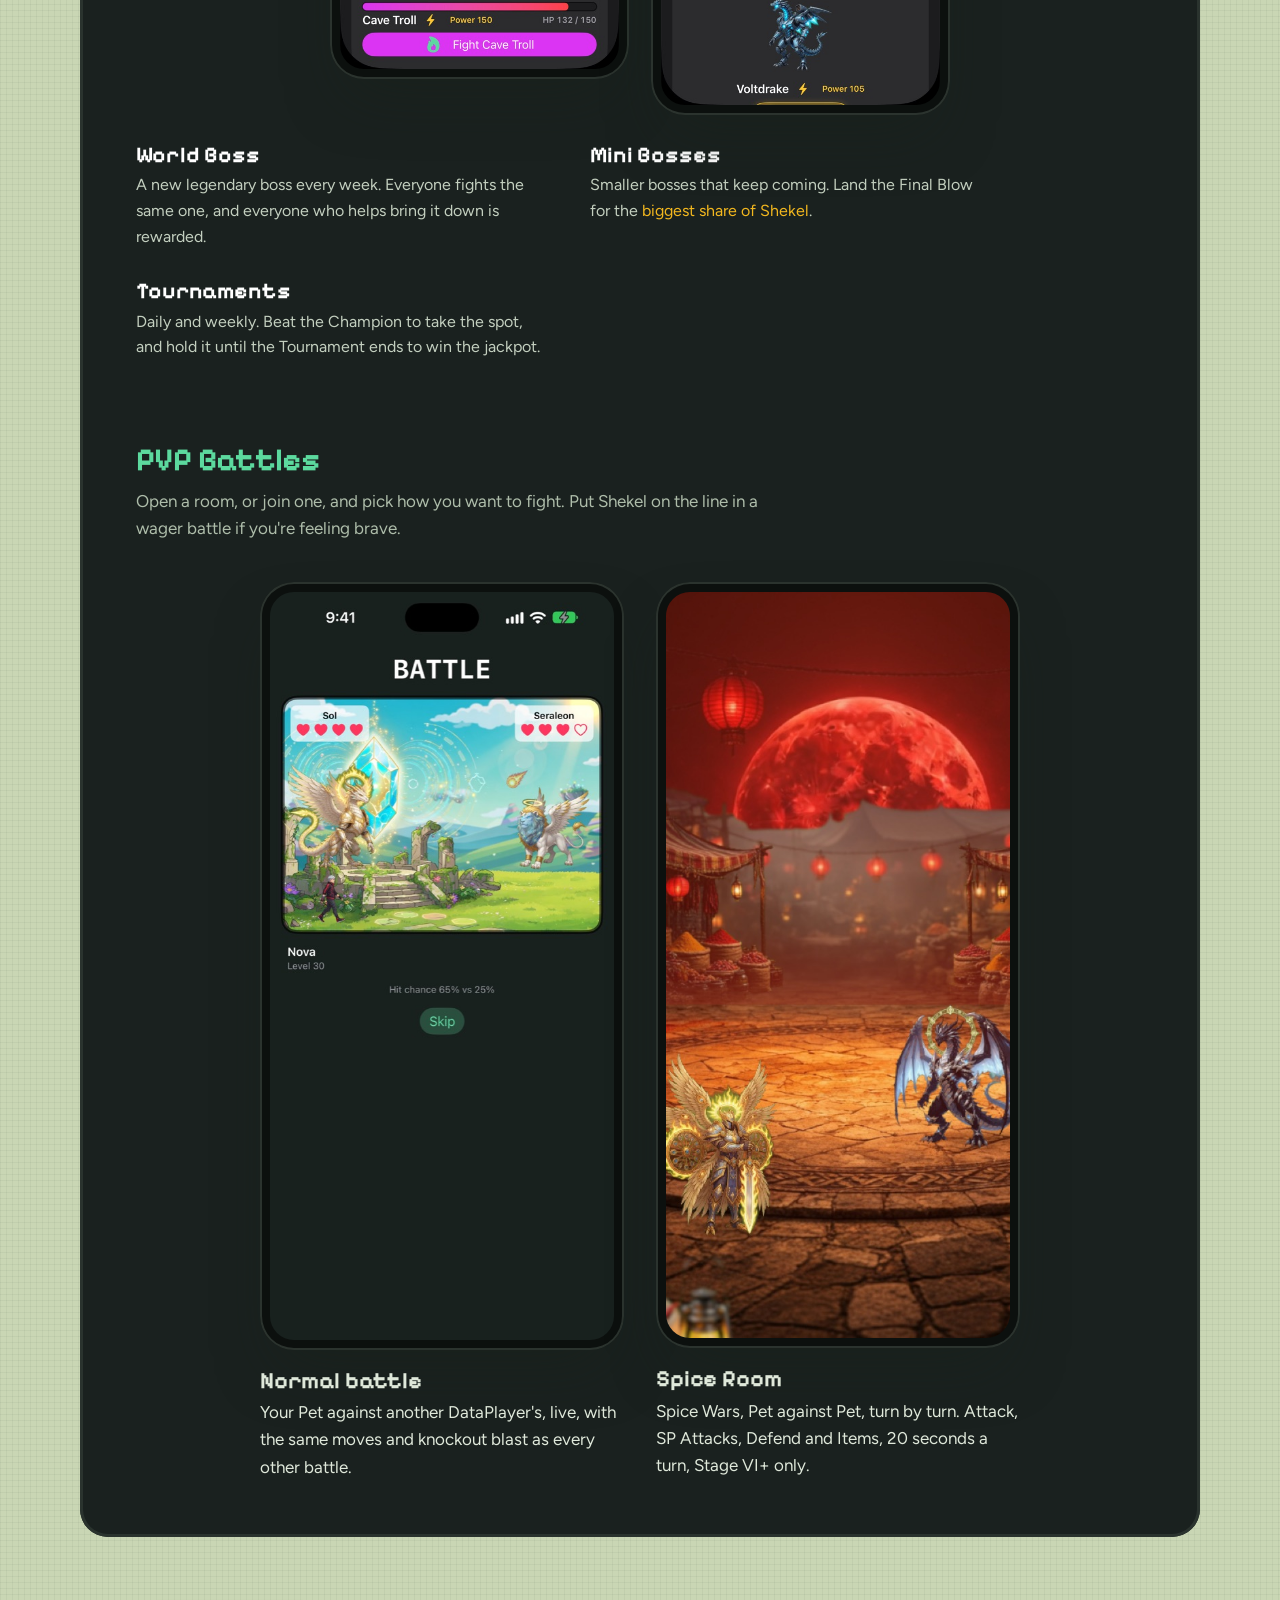
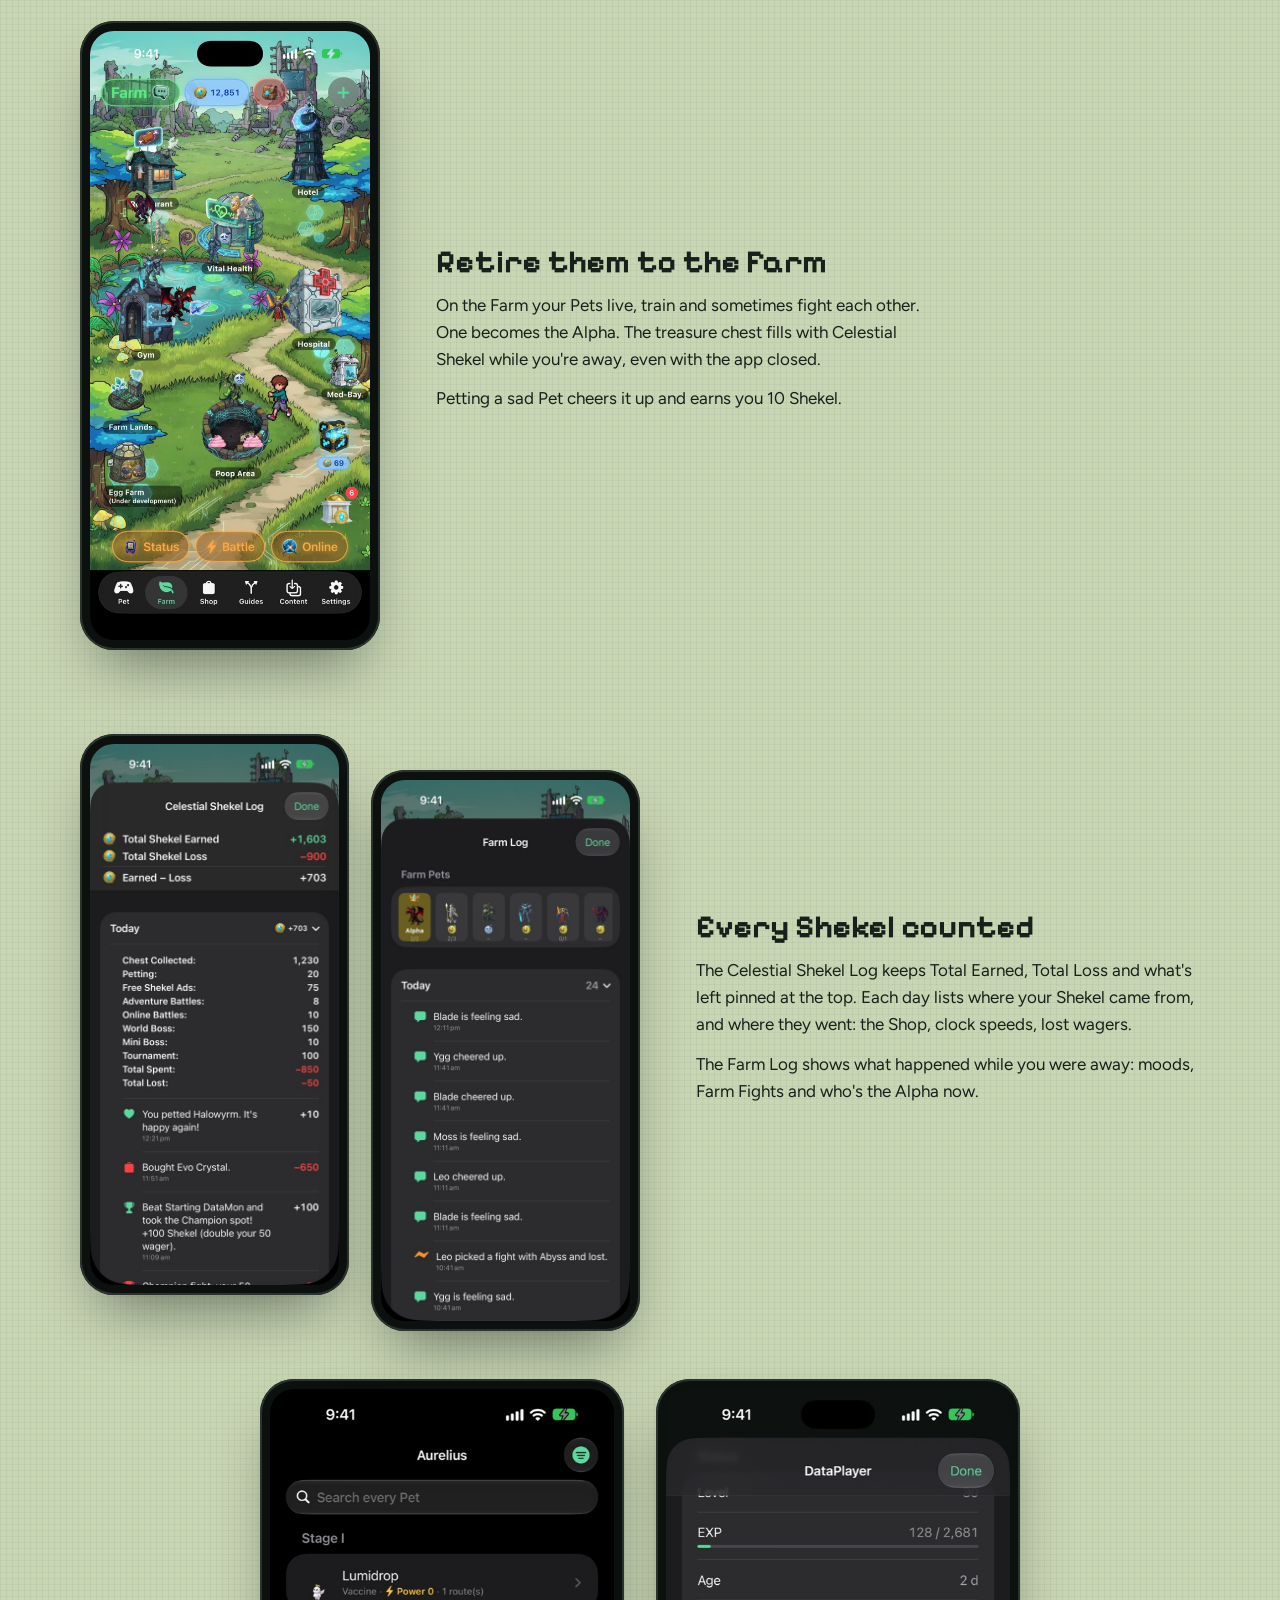
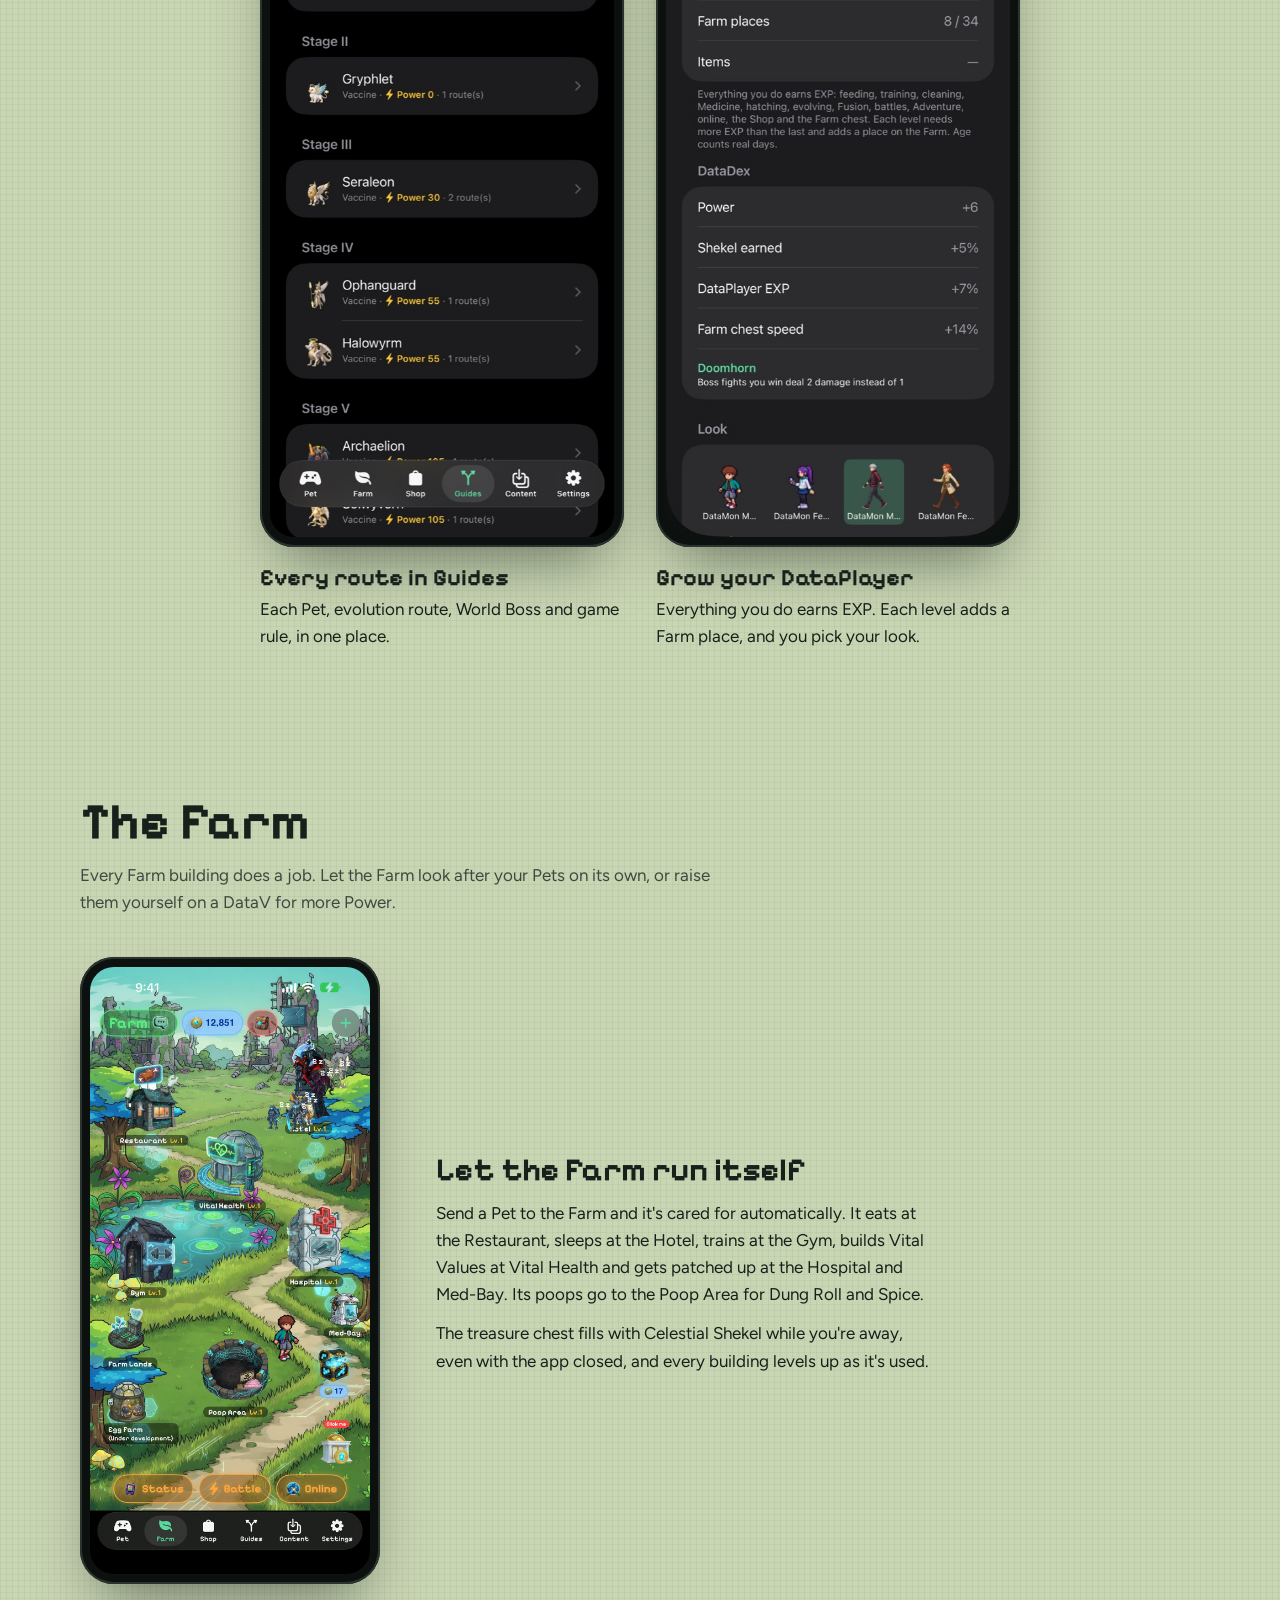
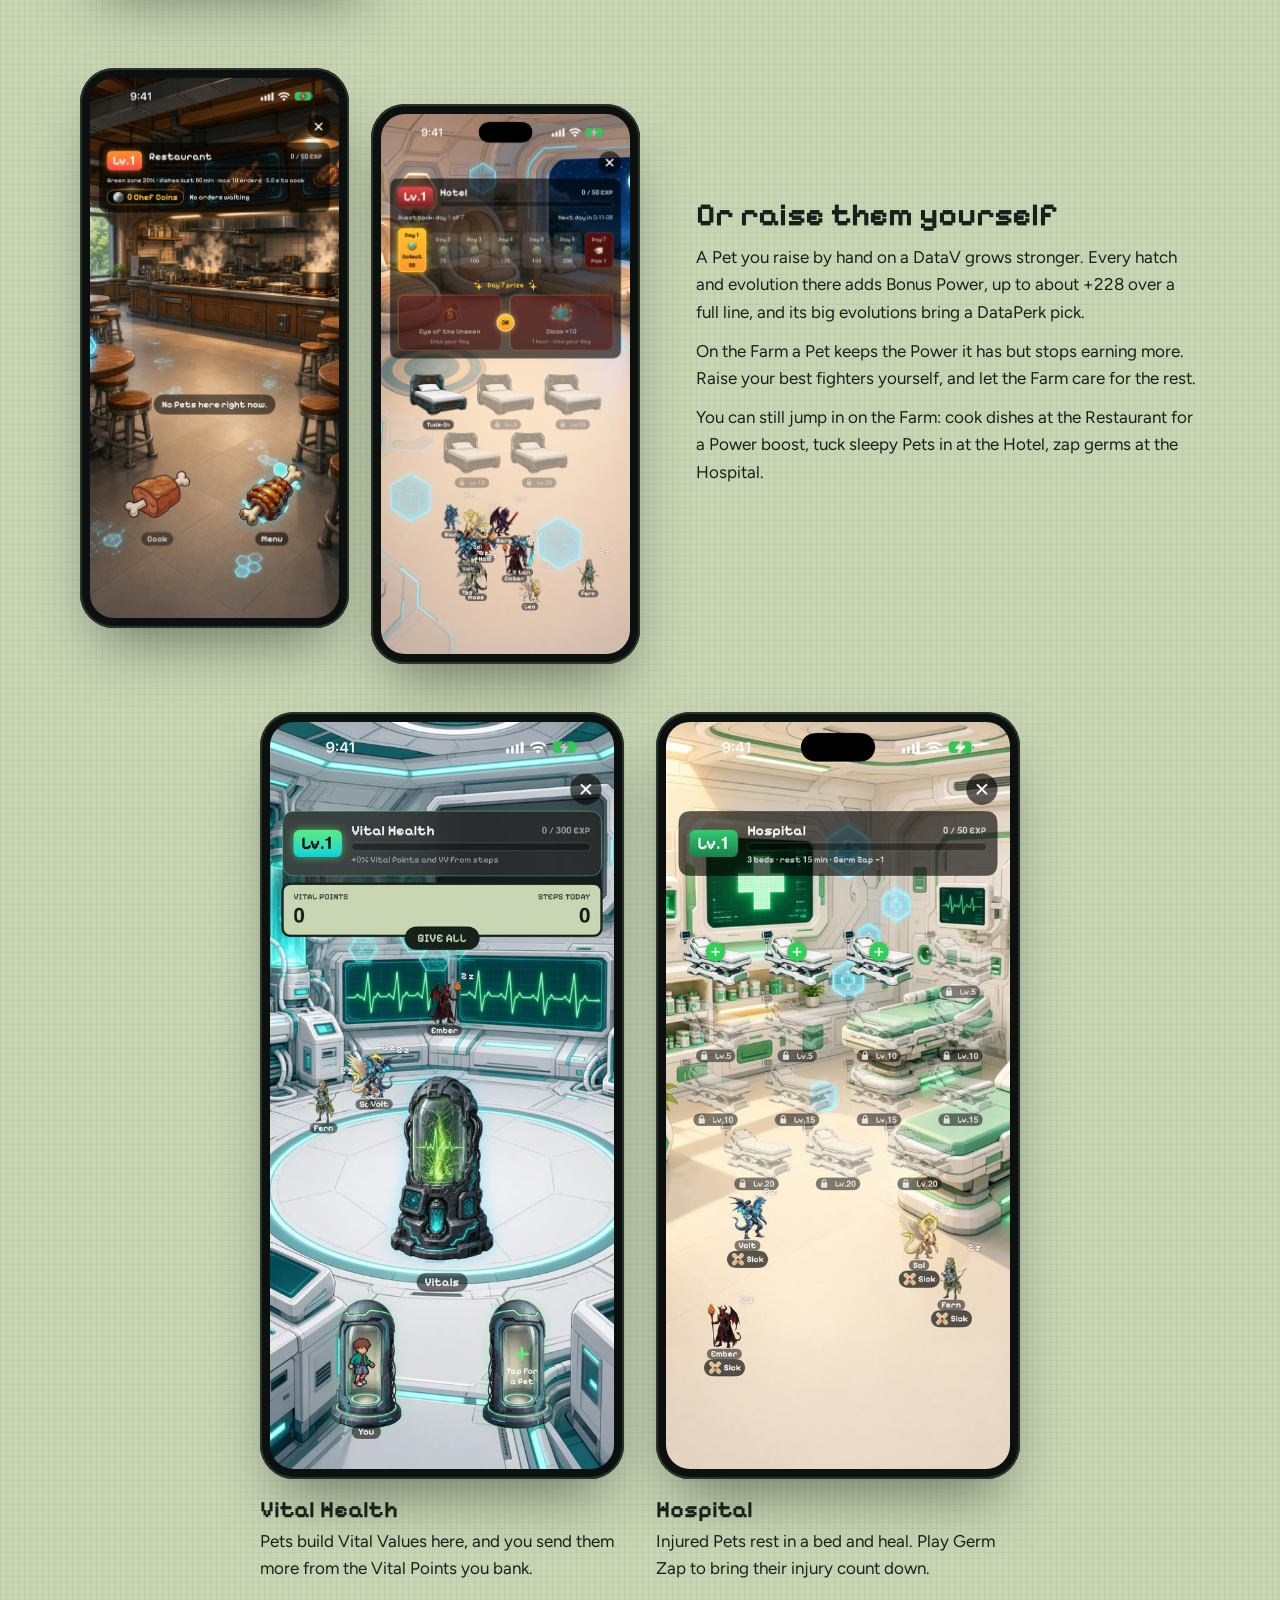
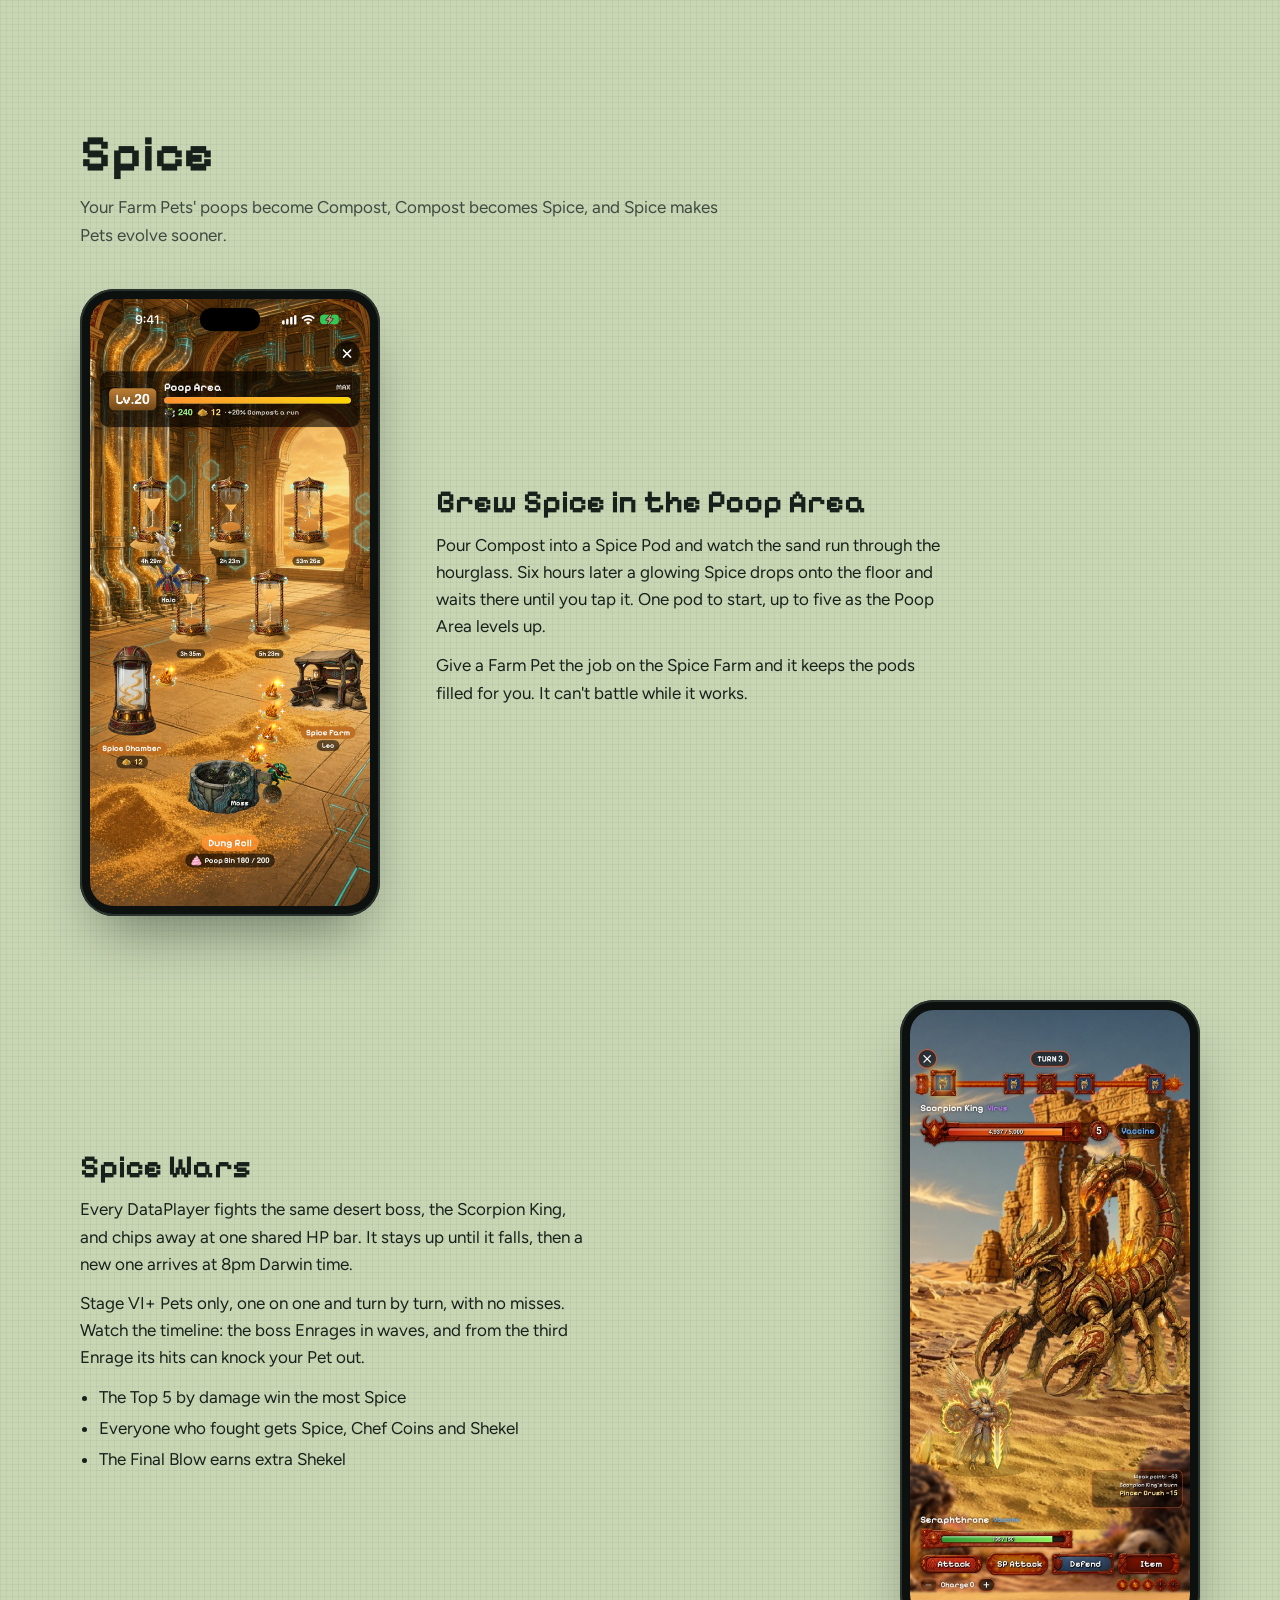
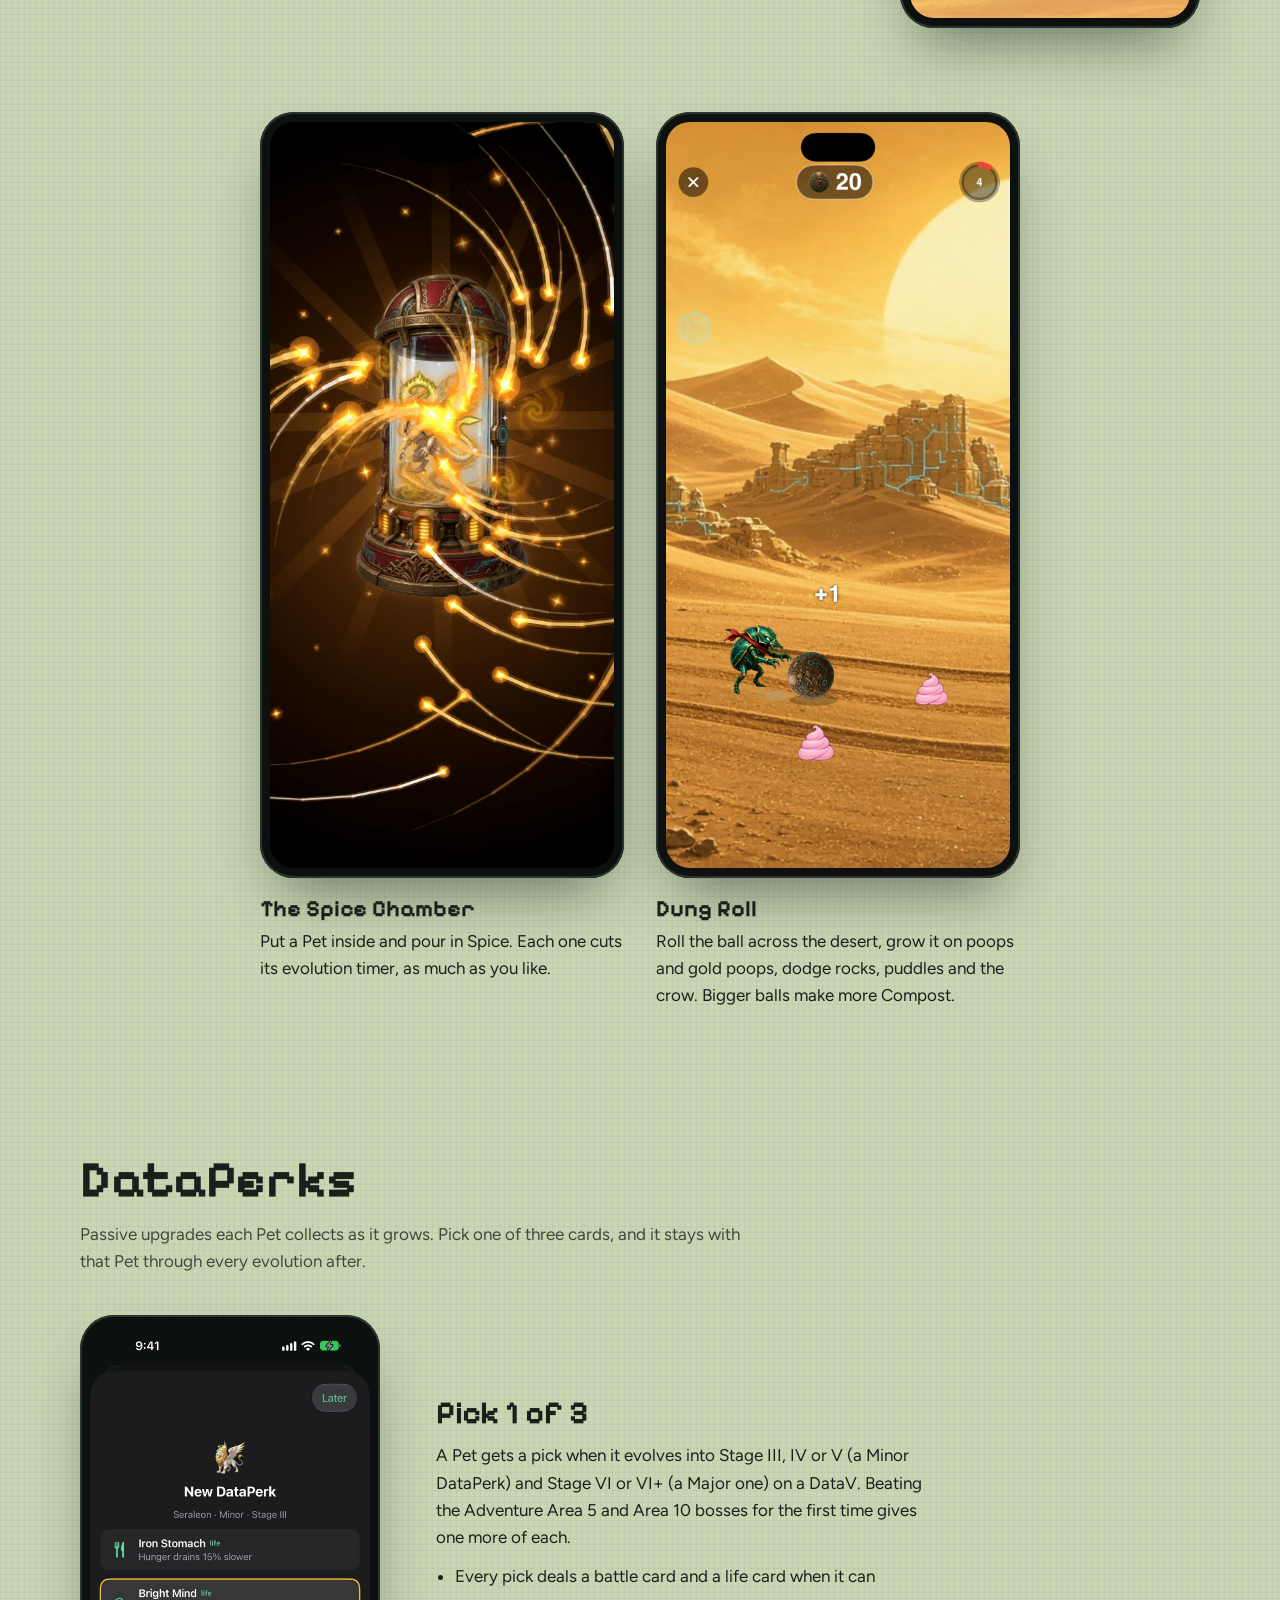
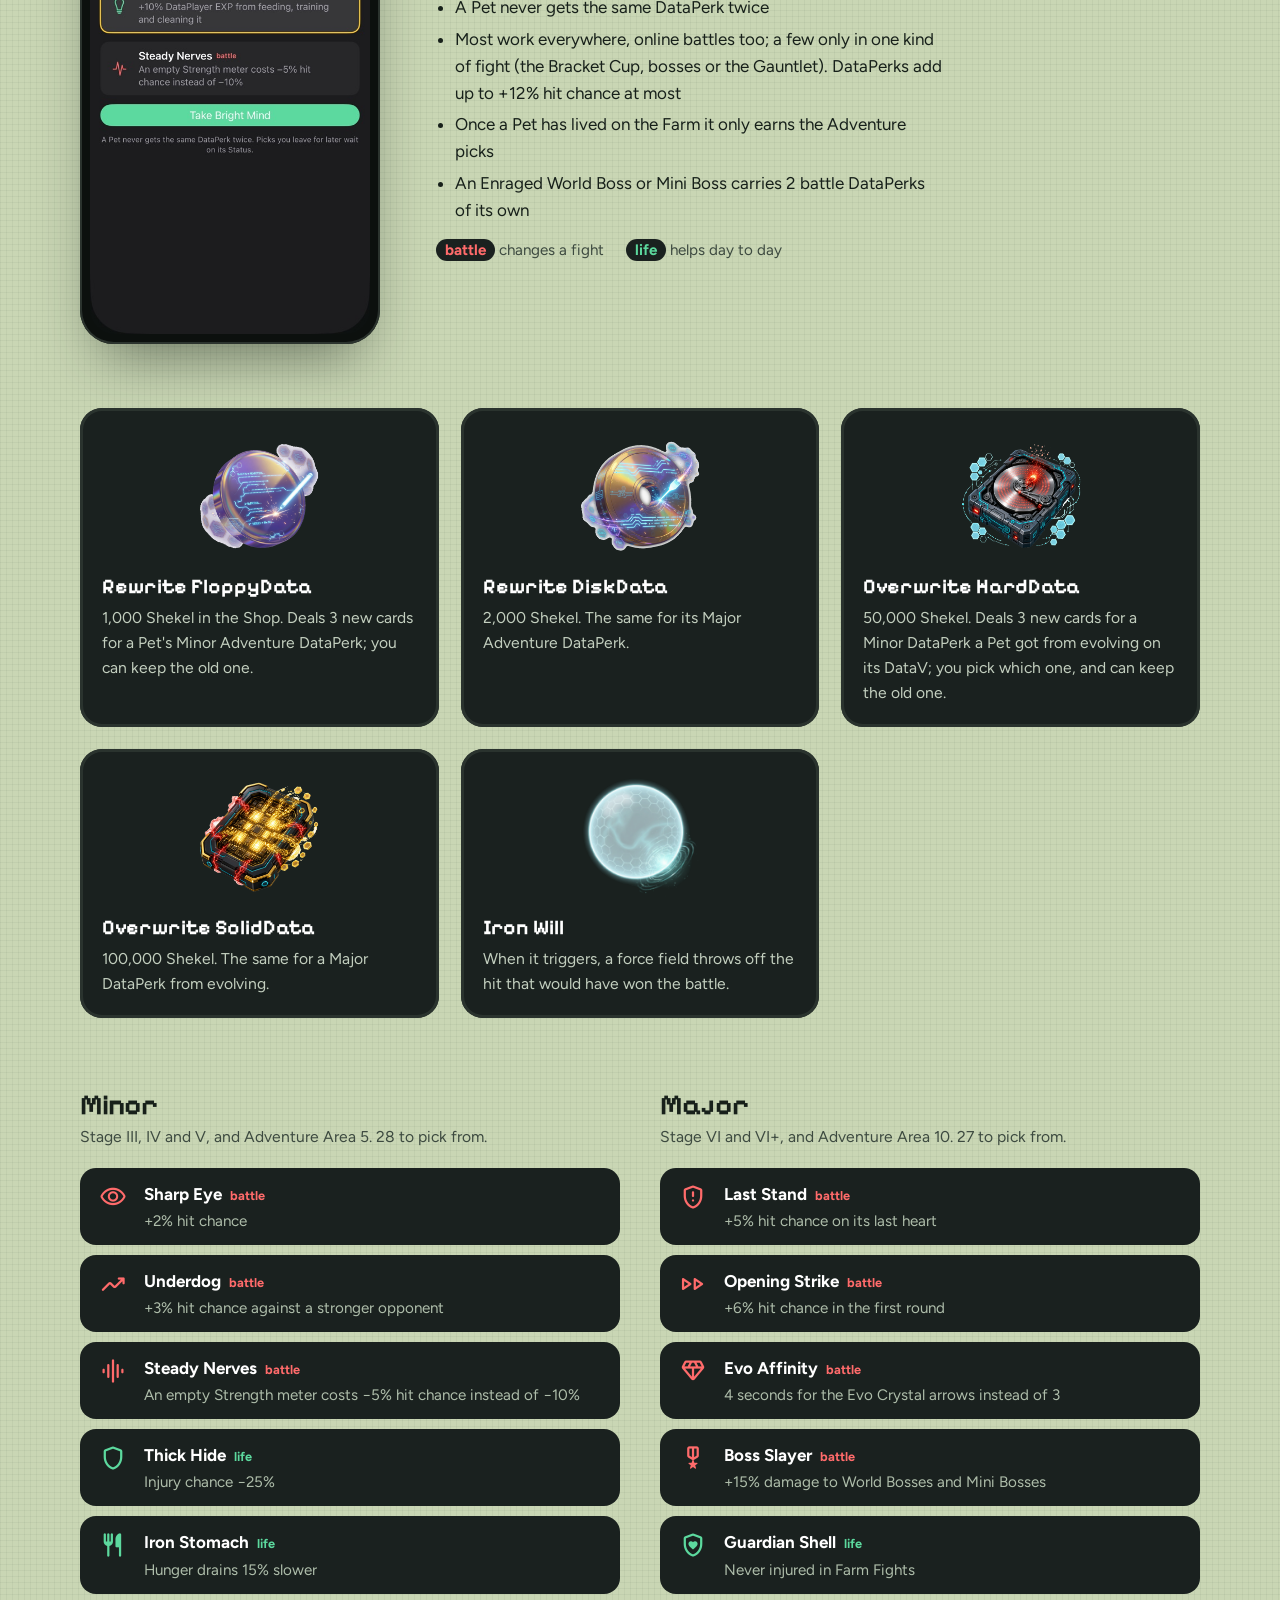
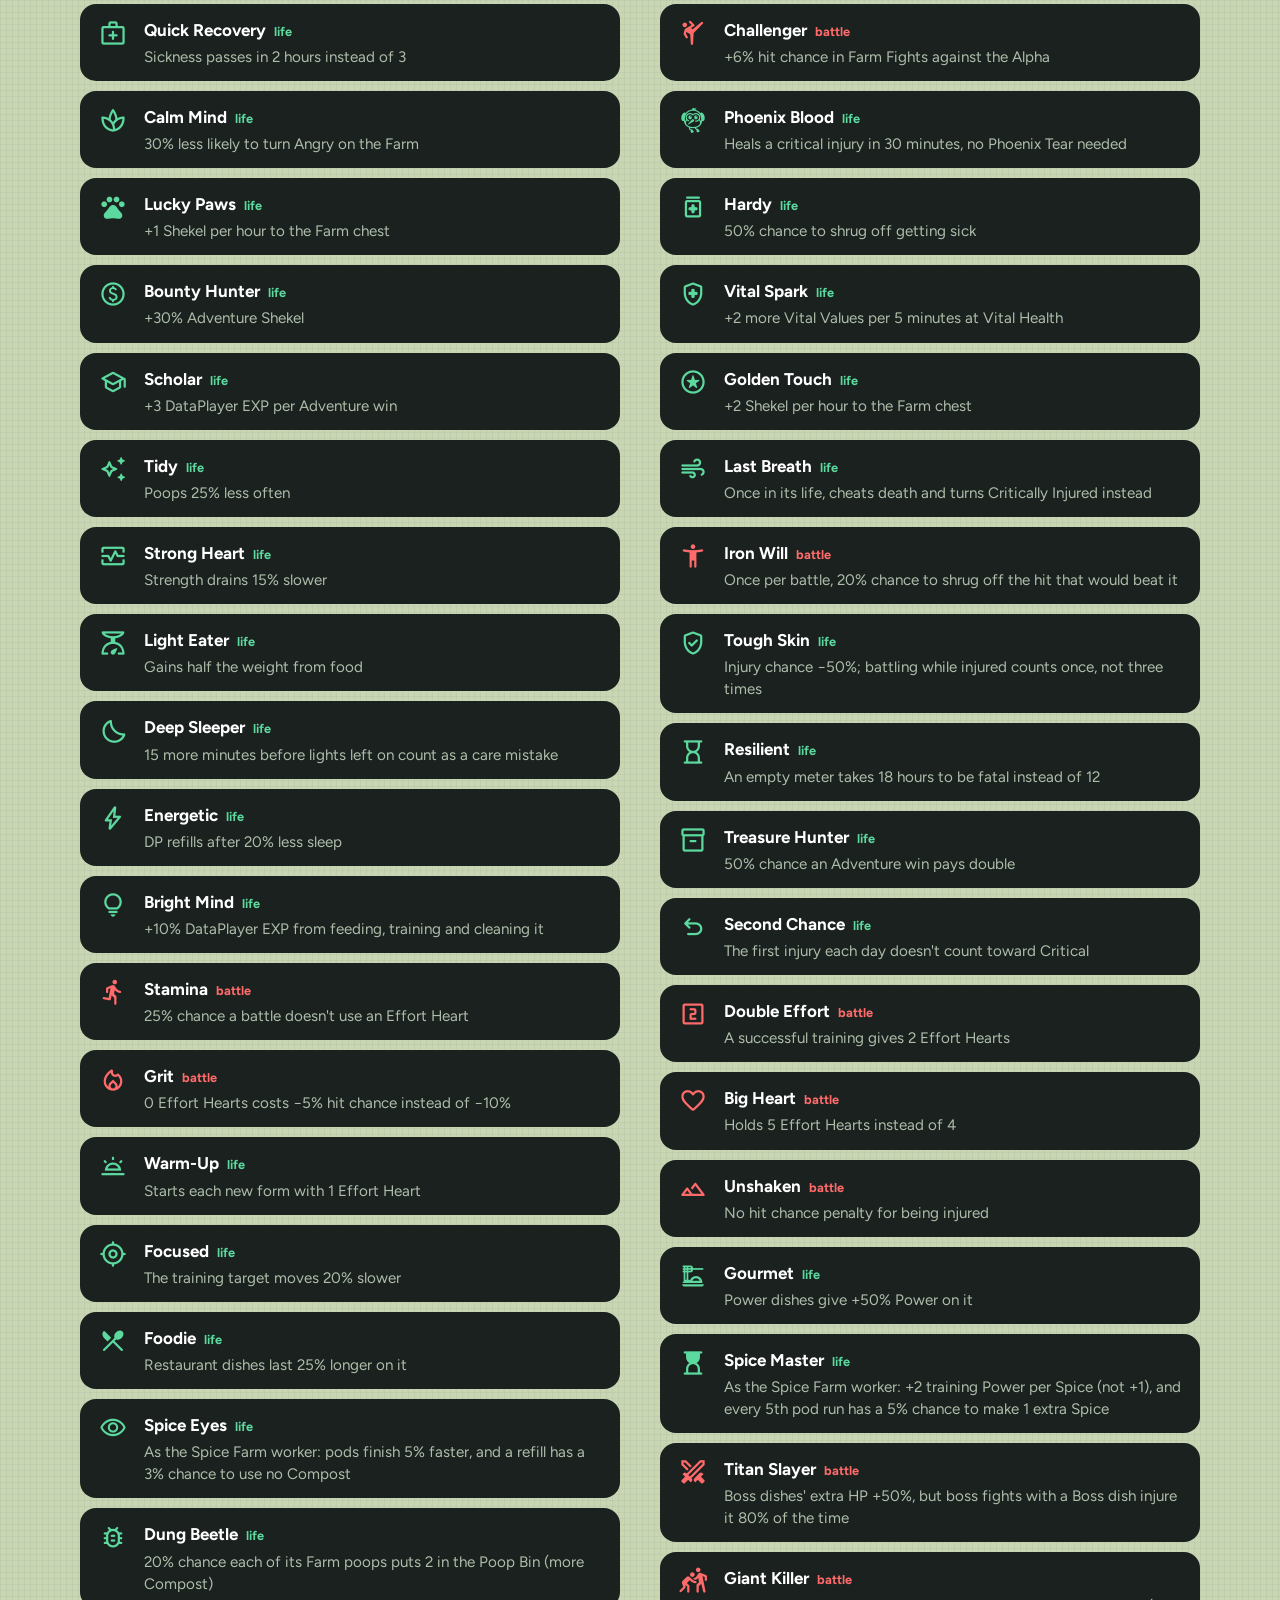
<file: DataMon/index.html>
<!doctype html>
<html lang="en">
<head>
<meta charset="utf-8">
<meta name="viewport" content="width=device-width, initial-scale=1">
<title>DataMon</title>
<meta name="description" content="DataMon is a virtual pet game for iPhone and Android. Hatch a Datatama, raise your Pet through seven stages and battle on the DataMon Public Server.">
<meta property="og:title" content="DataMon">
<meta property="og:description" content="Hatch, raise and evolve your own DataMon. Virtual pet game for iPhone and Android.">
<meta property="og:image" content="https://tinustk.github.io/DataMon/site/trailer-poster.jpg">
<link rel="icon" href="site/icon.png">
<link rel="preconnect" href="https://fonts.googleapis.com">
<link rel="preconnect" href="https://fonts.gstatic.com" crossorigin>
<link href="https://fonts.googleapis.com/css2?family=Figtree:wght@400;500;700&family=Pixelify+Sans:wght@500;700&display=swap" rel="stylesheet">
<link href="https://fonts.googleapis.com/css2?family=Material+Symbols+Rounded:opsz,wght,FILL,GRAD@24,500,1,0&icon_names=accessibility_new,air,auto_awesome,bedtime,bolt,bug_report,celebration,diamond,dinner_dining,directions_run,emoji_events,fast_forward,favorite,flag,flutter_dash,gpp_maybe,graphic_eq,health_and_safety,hourglass_empty,hourglass_top,inventory_2,king_bed,landscape,lightbulb,local_fire_department,local_hospital,looks_two,medical_services,medication,military_tech,monitor_heart,my_location,paid,pets,restaurant,restaurant_menu,savings,scale,school,shield,shield_with_heart,spa,sports_kabaddi,sports_martial_arts,sprint,stars,storefront,swords,trending_up,undo,verified_user,visibility,volunteer_activism,wb_twilight&display=block" rel="stylesheet">
<style>
  /* The page is the DataV's LCD: pale green glass, dark pixel ink. The game's own colours. */
  :root {
    --lcd: #c9d6b4;
    --lcd-deep: #b3c39b;
    --ink: #17201a;
    --ink-soft: #3d4a40;
    --screen: #1a211f;      /* the app's dark shell */
    --mint: #5cd99e;        /* the app's accent */
    --gold: #f2b71f;        /* Celestial Shekel */
    --shell: #5a3ea6;       /* the DataV device */
    --shell-hi: #7458c9;
    --radius-phone: 34px;
    --pixel: "Pixelify Sans", ui-monospace, monospace;
    --text: "Figtree", system-ui, sans-serif;
  }
  * { box-sizing: border-box; }
  html { scroll-behavior: smooth; }
  @media (prefers-reduced-motion: reduce) { html { scroll-behavior: auto; } }
  body {
    margin: 0;
    background-color: var(--lcd);
    /* LCD pixel grid */
    background-image:
      linear-gradient(rgba(23,32,26,.045) 1px, transparent 1px),
      linear-gradient(90deg, rgba(23,32,26,.045) 1px, transparent 1px);
    background-size: 6px 6px;
    color: var(--ink);
    font: 400 1.0625rem/1.6 var(--text);
    -webkit-font-smoothing: antialiased;
  }
  img, video { display: block; max-width: 100%; }
  a { color: inherit; }
  :focus-visible { outline: 3px solid var(--shell); outline-offset: 3px; border-radius: 6px; }
  .wrap { width: min(1120px, 100% - 32px); margin-inline: auto; }

  /* Header */
  header.top { padding: 18px 0; }
  header.top .wrap { display: flex; align-items: center; gap: 24px; }
  .brand { display: flex; align-items: center; gap: 10px; text-decoration: none; }
  .brand img { width: 40px; height: 40px; border-radius: 10px; }
  .brand span { font: 700 1.5rem/1 var(--pixel); }
  nav.links { margin-left: auto; display: flex; gap: 20px; flex-wrap: wrap; }
  nav.links a { text-decoration: none; font-weight: 500; color: var(--ink-soft); }
  nav.links a:hover { color: var(--ink); text-decoration: underline; text-underline-offset: 4px; }

  /* Hero */
  .hero { padding: 32px 0 72px; }
  .hero .wrap { display: grid; grid-template-columns: 1.1fr .9fr; gap: 56px; align-items: center; }
  h1, h2, h3 { font-family: var(--pixel); font-weight: 700; line-height: 1.05; margin: 0; }
  h1 { font-size: clamp(3rem, 7.5vw, 5.75rem); letter-spacing: -.01em; }
  .hero p.lede { font-size: 1.25rem; max-width: 34ch; margin: 22px 0 30px; color: var(--ink-soft); }
  .cta { display: flex; flex-wrap: wrap; align-items: center; gap: 14px 20px; }
  .button {
    display: inline-flex; align-items: center; gap: 10px;
    padding: 14px 22px; border-radius: 14px;
    background: var(--shell); color: #fff; text-decoration: none;
    font: 700 1.05rem/1 var(--text);
    box-shadow: 0 4px 0 #3c2873;
    transition: transform .08s, box-shadow .08s, background .15s;
  }
  .button:hover { background: var(--shell-hi); }
  .button:active { transform: translateY(3px); box-shadow: 0 1px 0 #3c2873; }
  .button.discord { background: #5865f2; box-shadow: 0 4px 0 #3c45a5; }
  .button.discord:hover { background: #6d78f5; }
  .button.discord:active { box-shadow: 0 1px 0 #3c45a5; }
  .cta .note { color: var(--ink-soft); font-size: .95rem; max-width: 30ch; }
  .walker {
    width: 75px; height: 75px; margin-top: 34px;
    background: url(site/player-walk.png) 0 0 / 300px 75px no-repeat;
    image-rendering: pixelated;
    animation: walk .8s steps(4) infinite;
  }
  @keyframes walk { to { background-position: -300px 0; } }
  @media (prefers-reduced-motion: reduce) { .walker { animation: none; } }

  /* Phones */
  .phone {
    background: #0c100e; padding: 10px; border-radius: var(--radius-phone);
    box-shadow: 0 30px 60px -20px rgba(23,32,26,.55), inset 0 0 0 2px #2b332e;
  }
  .phone > img, .phone > video { border-radius: calc(var(--radius-phone) - 10px); width: 100%; height: auto; }
  .hero .phone { width: min(330px, 100%); justify-self: center; transform: rotate(2.5deg); }

  /* Sections */
  section { padding: 72px 0; }
  h2 { font-size: clamp(2.1rem, 4.5vw, 3.2rem); margin-bottom: 14px; }
  .intro { max-width: 60ch; color: var(--ink-soft); margin: 0 0 40px; }

  .rows { display: grid; gap: 84px; }
  .row { display: grid; grid-template-columns: 300px 1fr; gap: 56px; align-items: center; }
  .row:nth-child(even) { grid-template-columns: 1fr 300px; }
  .row:nth-child(even) .phone { order: 2; }
  .row h3 { font-size: 2rem; margin-bottom: 12px; }
  .row p { max-width: 46ch; margin: 0 0 12px; }
  .row ul { margin: 0; padding-left: 1.1em; max-width: 46ch; }
  .row li { margin: 4px 0; }

  .trio { display: grid; grid-template-columns: repeat(3, 1fr); gap: 32px; margin-top: 84px; }
  .trio figure { margin: 0; }
  .trio.duo { grid-template-columns: repeat(2, 1fr); max-width: 760px; margin-left: auto; margin-right: auto; }
  .dp-title { font: 700 1.6rem/1.1 var(--pixel); margin: 84px 0 6px; }
  .dp-intro { margin: 0 0 22px; }
  .dp-grid { display: grid; grid-template-columns: repeat(auto-fill, minmax(118px, 1fr)); gap: 14px; }
  .dp { display: flex; flex-direction: column; align-items: center; justify-content: center; min-height: 150px; border-radius: 18px; background: rgba(23,32,26,.08); }
  .dp .sprite { width: 96px; height: 96px; background: 0 0 / 384px 96px no-repeat; image-rendering: pixelated; animation: dpwalk .8s steps(4) infinite; }
  @keyframes dpwalk { to { background-position: -384px 0; } }
  .dp.own { border: 3px dashed currentColor; background: transparent; color: inherit; text-decoration: none; text-align: center; padding: 10px; }
  .dp.own .plus { font: 700 2.6rem/1 var(--pixel); }
  .dp.own b { font: 700 1.1rem/1.1 var(--pixel); margin-top: 6px; }
  .dp.own small { opacity: .7; margin-top: 4px; }
  .dp.own:hover { background: rgba(23,32,26,.06); }
  @media (prefers-reduced-motion: reduce) { .dp .sprite { animation: none; } }
  .trio figcaption { margin-top: 18px; }
  .trio figcaption strong { display: block; font: 700 1.45rem/1.1 var(--pixel); margin-bottom: 6px; }

  /* Online: the device's dark screen */
  #play .screen { margin: 84px 0; scroll-margin-top: 24px; }
  .screen {
    background: var(--screen); color: #dfe8da; border-radius: 28px;
    padding: clamp(28px, 5vw, 56px);
    box-shadow: inset 0 0 0 3px #2a332e;
  }
  .screen h2 { color: var(--mint); }
  .screen .intro { color: #aebdaa; }
  .modes { display: grid; grid-template-columns: repeat(2, 1fr); gap: 30px 48px; max-width: 860px; }
  @media (max-width: 640px) { .modes { grid-template-columns: 1fr; } }
  .modes h3 { font-size: 1.4rem; color: #fff; margin-bottom: 6px; }
  .modes p { margin: 0; color: #c3cfbf; font-size: 1rem; }
  .modes .gold { color: var(--gold); }
  .screen .pvp-title { font-size: 2rem; color: var(--mint); margin: 84px 0 10px; }
  .screen .trio.duo { margin-top: 36px; }

  .yours { display: grid; grid-template-columns: 1fr 1fr; gap: 40px 56px; }
  .yours p { margin: 0; max-width: 48ch; }

  /* Two phones side by side (the logs, the bosses and Tournaments) */
  .row.wide { grid-template-columns: 560px 1fr; }
  .pair { display: grid; grid-template-columns: 1fr 1fr; gap: 22px; }
  .pair .phone:last-child { transform: translateY(36px); }
  .screen .pair { max-width: 620px; margin: 8px auto 64px; }

  /* DataPerks: cards like the app's pick sheet */
  .perk-art { display: grid; grid-template-columns: repeat(3, 1fr); gap: 22px; margin: 64px 0 0; }
  .perk-art figure { margin: 0; background: var(--screen); color: #c3cfbf; border-radius: 22px; padding: 22px; box-shadow: inset 0 0 0 3px #2a332e; font-size: .98rem; }
  .perk-art img { width: 132px; height: 132px; object-fit: contain; margin: 0 auto 14px; }
  .perk-art strong { display: block; color: #fff; font: 700 1.3rem/1.1 var(--pixel); margin-bottom: 6px; }
  .tiers { display: grid; grid-template-columns: 1fr 1fr; gap: 40px; margin-top: 72px; }
  .tiers h3 { font-size: 1.8rem; margin-bottom: 4px; }
  .tiers .where { margin: 0 0 18px; color: var(--ink-soft); font-size: .98rem; }
  .perks { list-style: none; margin: 0; padding: 0; display: grid; gap: 10px; }
  .perk { display: grid; grid-template-columns: 34px 1fr; gap: 14px; align-items: start; background: var(--screen); border-radius: 16px; padding: 13px 16px; }
  .perk b { color: #fff; font-weight: 700; }
  .perk i { font-style: normal; font-weight: 700; font-size: .8rem; margin-left: 4px; }
  .perk span:last-child { display: block; color: #aebdaa; font-size: .95rem; line-height: 1.45; margin-top: 2px; }
  .perk.life .ms, .perk.life i { color: var(--mint); }
  .perk.battle .ms, .perk.battle i { color: #ff6b6b; }
  .ms { font-family: "Material Symbols Rounded"; font-size: 28px; line-height: 1; width: 34px; text-align: center; margin-top: 2px;
        -webkit-font-feature-settings: "liga"; font-feature-settings: "liga"; overflow: hidden; white-space: nowrap; }
  .legend { display: flex; flex-wrap: wrap; gap: 8px 22px; margin-top: 14px; font-size: .95rem; color: var(--ink-soft); }
  .legend .tag { font-weight: 700; padding: 2px 9px; border-radius: 99px; background: var(--screen); }
  .legend .tag.life { color: var(--mint); }
  .legend .tag.battle { color: #ff6b6b; }

  footer { padding: 48px 0 64px; border-top: 2px solid var(--lcd-deep); color: var(--ink-soft); }
  footer .wrap { display: flex; flex-wrap: wrap; gap: 12px 28px; align-items: center; }
  footer .brand span { font-size: 1.2rem; color: var(--ink); }

  @media (max-width: 860px) {
    .hero .wrap, .row, .row:nth-child(even), .yours { grid-template-columns: 1fr; gap: 32px; }
    .row:nth-child(even) .phone { order: 0; }
    .row.wide { grid-template-columns: 1fr; }
    .pair { gap: 14px; }
    .pair .phone:last-child { transform: none; }
    .row .phone, .hero .phone { width: min(300px, 100%); justify-self: center; }
    .trio { grid-template-columns: 1fr; }
    .tiers, .perk-art { grid-template-columns: 1fr; }
    .trio .phone { width: min(300px, 100%); margin-inline: auto; }
    nav.links { display: none; }
    section { padding: 56px 0; }
  }
</style>
</head>
<body>

<header class="top">
  <div class="wrap">
    <a class="brand" href="#"><img src="site/icon.png" alt=""><span>DataMon</span></a>
    <nav class="links" aria-label="Sections">
      <a href="#play">The game</a>
      <a href="#online">Online</a>
      <a href="#farm">Farm</a>
      <a href="#spice">Spice</a>
      <a href="#dataperks">DataPerks</a>
      <a href="#datadex">DataDex</a>
      <a href="#yours">Make it yours</a>
    </nav>
  </div>
</header>

<main>
  <div class="hero">
    <div class="wrap">
      <div>
        <h1>Raise a DataMon.</h1>
        <p class="lede">A virtual pet game for iPhone and Android. Hatch a Datatama, care for it through seven stages, and let your care, training and battles decide what it becomes.</p>
        <div class="cta">
          <a class="button" href="https://apps.apple.com/au/app/datamon/id6826284462">Download on the App Store</a>
          <a class="button discord" href="https://discord.gg/P6Rh44SGJG"><svg aria-hidden="true" viewBox="0 0 24 24" width="22" height="22"><path fill="currentColor" d="M20.32 4.37a19.8 19.8 0 0 0-4.89-1.52.07.07 0 0 0-.08.04c-.21.38-.44.87-.61 1.25a18.27 18.27 0 0 0-5.49 0 12.64 12.64 0 0 0-.62-1.25.08.08 0 0 0-.08-.04 19.74 19.74 0 0 0-4.89 1.52.07.07 0 0 0-.03.03C.53 9.05-.32 13.58.1 18.06a.08.08 0 0 0 .03.06 19.9 19.9 0 0 0 5.99 3.03.08.08 0 0 0 .08-.03c.46-.63.87-1.3 1.23-1.99a.08.08 0 0 0-.04-.11 13.1 13.1 0 0 1-1.87-.89.08.08 0 0 1-.01-.13l.37-.29a.07.07 0 0 1 .08-.01c3.93 1.79 8.18 1.79 12.07 0a.07.07 0 0 1 .08.01l.37.29a.08.08 0 0 1-.01.13c-.6.35-1.22.65-1.87.89a.08.08 0 0 0-.04.11c.36.7.77 1.36 1.23 1.99a.08.08 0 0 0 .08.03 19.84 19.84 0 0 0 6-3.03.08.08 0 0 0 .03-.05c.5-5.18-.84-9.67-3.55-13.66a.06.06 0 0 0-.03-.03ZM8.02 15.33c-1.18 0-2.16-1.08-2.16-2.42 0-1.33.96-2.42 2.16-2.42 1.21 0 2.18 1.1 2.16 2.42 0 1.34-.96 2.42-2.16 2.42Zm7.97 0c-1.18 0-2.15-1.08-2.15-2.42 0-1.33.95-2.42 2.15-2.42 1.21 0 2.18 1.1 2.16 2.42 0 1.34-.95 2.42-2.16 2.42Z"/></svg>Join the Android closed beta</a>
          <span class="note">Android is in closed testing on Google Play. Ask to join on our Discord.</span>
        </div>
        <div class="walker" role="img" aria-label="A DataPlayer walking"></div>
      </div>
      <div class="phone">
        <video src="site/trailer.mp4" poster="site/trailer-poster.jpg" autoplay muted loop playsinline
               aria-label="DataMon trailer: raising a Pet, a battle, the Farm, the Shekel and Farm Logs, World and Mini Bosses and Tournaments"></video>
      </div>
    </div>
  </div>

  <section id="play">
    <div class="wrap">
      <h2>The game</h2>
      <p class="intro">Ten DataMon lines, each with its own evolutions, hidden routes and secret dragon forms, drawn in HD with idle and attack animations.</p>

      <div class="rows">
        <article class="row">
          <div class="phone"><img src="site/shots/pet.jpg" alt="A DataV with two Pets in a sunlit arena and the care buttons below" loading="lazy" width="507" height="1100"></div>
          <div>
            <h3>Care decides everything</h3>
            <p>Two DataVs, each with its own Pet. Feed it, train it, clean up after it and put it to bed. What you do, and what you skip, shapes the route it evolves down.</p>
            <ul>
              <li>Food and strength hearts, effort, sickness and injuries</li>
              <li>Training mini games that build Power</li>
              <li>Evo Crystals, Holy Ray and other items from the Shop</li>
            </ul>
          </div>
        </article>

        <article class="row">
          <div class="phone"><img src="site/shots/battle.jpg" alt="A battle between two Pets with hearts above them" loading="lazy" width="507" height="1100"></div>
          <div>
            <h3>Battle your way up</h3>
            <p>Fight through ten Adventure areas, battle your own Pets against each other, or take them online. Every battle plays out at 60 fps, and the winning blow lands with a knockout blast.</p>
          </div>
        </article>
      </div>

      <div class="screen" id="online">
        <h2>Online</h2>
        <p class="intro">Connect to the DataMon Public Server, or battle friends on the same Wi-Fi. iPhones and Android phones play together.</p>
        <div class="pair">
          <div class="phone"><img src="site/shots/bosses.jpg" alt="World Bosses: Shiva the World Boss and the Cave Troll Mini Boss, each with a Fight button" loading="lazy" width="507" height="1100"></div>
          <div class="phone"><img src="site/shots/tourney.jpg" alt="Tournaments: the daily and weekly Champion with the jackpot and a Challenge button" loading="lazy" width="507" height="1100"></div>
        </div>
        <div class="modes">
          <div><h3>World Boss</h3><p>A new legendary boss every week. Everyone fights the same one, and everyone who helps bring it down is rewarded.</p></div>
          <div><h3>Mini Bosses</h3><p>Smaller bosses that keep coming. Land the Final Blow for the <span class="gold">biggest share of Shekel</span>.</p></div>
          <div><h3>Tournaments</h3><p>Daily and weekly. Beat the Champion to take the spot, and hold it until the Tournament ends to win the jackpot.</p></div>
        </div>

        <h3 class="pvp-title">PVP Battles</h3>
        <p class="intro">Open a room, or join one, and pick how you want to fight. Put Shekel on the line in a wager battle if you're feeling brave.</p>
        <div class="trio duo">
          <figure>
            <div class="phone"><img src="site/shots/battle.jpg" alt="A battle between two Pets with hearts above them" loading="lazy" width="507" height="1100"></div>
            <figcaption><strong>Normal battle</strong>Your Pet against another DataPlayer's, live, with the same moves and knockout blast as every other battle.</figcaption>
          </figure>
          <figure>
            <div class="phone"><img src="site/shots/spiceroom.jpg" alt="A Spice Room: Seraphthrone faces a dark dragon in the Night Market arena under a red moon" loading="lazy" width="507" height="1100"></div>
            <figcaption><strong>Spice Room</strong>Spice Wars, Pet against Pet, turn by turn. Attack, SP Attacks, Defend and Items, 20 seconds a turn, Stage VI+ only.</figcaption>
          </figure>
        </div>
      </div>

      <div class="rows">
        <article class="row">
          <div class="phone"><img src="site/shots/farm.jpg" alt="The Farm: buildings, a pond and Pets walking around" loading="lazy" width="507" height="1100"></div>
          <div>
            <h3>Retire them to the Farm</h3>
            <p>On the Farm your Pets live, train and sometimes fight each other. One becomes the Alpha. The treasure chest fills with Celestial Shekel while you're away, even with the app closed.</p>
            <p>Petting a sad Pet cheers it up and earns you 10 Shekel.</p>
          </div>
        </article>

        <article class="row wide">
          <div class="pair">
            <div class="phone"><img src="site/shots/shekel.jpg" alt="The Celestial Shekel Log: Total Earned, Total Loss and Earned minus Loss, then today's lines" loading="lazy" width="507" height="1100"></div>
            <div class="phone"><img src="site/shots/farmlog.jpg" alt="The Farm Log: the Farm Pets with the Alpha first, then today's moods and fights" loading="lazy" width="507" height="1100"></div>
          </div>
          <div>
            <h3>Every Shekel counted</h3>
            <p>The Celestial Shekel Log keeps Total Earned, Total Loss and what's left pinned at the top. Each day lists where your Shekel came from, and where they went: the Shop, clock speeds, lost wagers.</p>
            <p>The Farm Log shows what happened while you were away: moods, Farm Fights and who's the Alpha now.</p>
          </div>
        </article>
      </div>

      <div class="trio duo">
        <figure>
          <div class="phone"><img src="site/shots/guides.jpg" alt="Guides: a Pet line listed stage by stage" loading="lazy" width="507" height="1100"></div>
          <figcaption><strong>Every route in Guides</strong>Each Pet, evolution route, World Boss and game rule, in one place.</figcaption>
        </figure>
        <figure>
          <div class="phone"><img src="site/shots/player.jpg" alt="The DataPlayer screen with level, bonuses and looks" loading="lazy" width="507" height="1100"></div>
          <figcaption><strong>Grow your DataPlayer</strong>Everything you do earns EXP. Each level adds a Farm place, and you pick your look.</figcaption>
        </figure>
      </div>
    </div>
  </section>

  <section id="farm">
    <div class="wrap">
      <h2>The Farm</h2>
      <p class="intro">Every Farm building does a job. Let the Farm look after your Pets on its own, or raise them yourself on a DataV for more Power.</p>

      <div class="rows">
        <article class="row">
          <div class="phone"><img src="site/shots/farm-map.jpg" alt="The Farm map: the Restaurant, Hotel, Vital Health, Gym, Hospital, Med-Bay, Poop Area and Farm Lands, with Pets around" loading="lazy" width="507" height="1100"></div>
          <div>
            <h3>Let the Farm run itself</h3>
            <p>Send a Pet to the Farm and it's cared for automatically. It eats at the Restaurant, sleeps at the Hotel, trains at the Gym, builds Vital Values at Vital Health and gets patched up at the Hospital and Med-Bay. Its poops go to the Poop Area for Dung Roll and Spice.</p>
            <p>The treasure chest fills with Celestial Shekel while you're away, even with the app closed, and every building levels up as it's used.</p>
          </div>
        </article>

        <article class="row wide">
          <div class="pair">
            <div class="phone"><img src="site/shots/restaurant.jpg" alt="The Restaurant: kitchen counters with steaming pots, the Cook and Menu stations and the Chef Coins" loading="lazy" width="507" height="1100"></div>
            <div class="phone"><img src="site/shots/hotel.jpg" alt="The Hotel: the guest book with daily prizes, Tuck-In beds and sleeping Pets" loading="lazy" width="507" height="1100"></div>
          </div>
          <div>
            <h3>Or raise them yourself</h3>
            <p>A Pet you raise by hand on a DataV grows stronger. Every hatch and evolution there adds Bonus Power, up to about +228 over a full line, and its big evolutions bring a DataPerk pick.</p>
            <p>On the Farm a Pet keeps the Power it has but stops earning more. Raise your best fighters yourself, and let the Farm care for the rest.</p>
            <p>You can still jump in on the Farm: cook dishes at the Restaurant for a Power boost, tuck sleepy Pets in at the Hotel, zap germs at the Hospital.</p>
          </div>
        </article>
      </div>

      <div class="trio duo">
        <figure>
          <div class="phone"><img src="site/shots/vital.jpg" alt="Vital Health: the vital pod in the middle with a heartbeat screen and Pets around" loading="lazy" width="507" height="1100"></div>
          <figcaption><strong>Vital Health</strong>Pets build Vital Values here, and you send them more from the Vital Points you bank.</figcaption>
        </figure>
        <figure>
          <div class="phone"><img src="site/shots/hospital.jpg" alt="The Hospital: rows of beds, injured Pets waiting and a big green cross screen" loading="lazy" width="507" height="1100"></div>
          <figcaption><strong>Hospital</strong>Injured Pets rest in a bed and heal. Play Germ Zap to bring their injury count down.</figcaption>
        </figure>
      </div>
    </div>
  </section>

  <section id="spice">
    <div class="wrap">
      <h2>Spice</h2>
      <p class="intro">Your Farm Pets' poops become Compost, Compost becomes Spice, and Spice makes Pets evolve sooner.</p>

      <div class="rows">
        <article class="row">
          <div class="phone"><img src="site/shots/spice.jpg" alt="The Poop Area: five hourglass Spice Pods running, Spice crystals floating on the floor, the Spice Chamber, the Spice Farm and Dung Roll" loading="lazy" width="507" height="1100"></div>
          <div>
            <h3>Brew Spice in the Poop Area</h3>
            <p>Pour Compost into a Spice Pod and watch the sand run through the hourglass. Six hours later a glowing Spice drops onto the floor and waits there until you tap it. One pod to start, up to five as the Poop Area levels up.</p>
            <p>Give a Farm Pet the job on the Spice Farm and it keeps the pods filled for you. It can't battle while it works.</p>
          </div>
        </article>
        <article class="row">
          <div class="phone"><img src="site/shots/spicewars.jpg" alt="Spice Wars: Seraphthrone faces the giant Scorpion King among desert ruins, the boss's shared HP bar at 4,937 / 5,000 and the turn timeline above" loading="lazy" width="507" height="1100"></div>
          <div>
            <h3>Spice Wars</h3>
            <p>Every DataPlayer fights the same desert boss, the Scorpion King, and chips away at one shared HP bar. It stays up until it falls, then a new one arrives at 8pm Darwin time.</p>
            <p>Stage VI+ Pets only, one on one and turn by turn, with no misses. Watch the timeline: the boss Enrages in waves, and from the third Enrage its hits can knock your Pet out.</p>
            <ul>
              <li>The Top 5 by damage win the most Spice</li>
              <li>Everyone who fought gets Spice, Chef Coins and Shekel</li>
              <li>The Final Blow earns extra Shekel</li>
            </ul>
          </div>
        </article>
      </div>

      <div class="trio duo">
        <figure>
          <div class="phone"><img src="site/shots/chamber.jpg" alt="The Spice Chamber: shooting stars of Spice curve in from every side into the glass chamber where a Pet glows gold" loading="lazy" width="507" height="1100"></div>
          <figcaption><strong>The Spice Chamber</strong>Put a Pet inside and pour in Spice. Each one cuts its evolution timer, as much as you like.</figcaption>
        </figure>
        <figure>
          <div class="phone"><img src="site/shots/dungroll.jpg" alt="Dung Roll: a dung beetle pushes its ball along a desert track past poops, with dunes and glowing ruins behind" loading="lazy" width="507" height="1100"></div>
          <figcaption><strong>Dung Roll</strong>Roll the ball across the desert, grow it on poops and gold poops, dodge rocks, puddles and the crow. Bigger balls make more Compost.</figcaption>
        </figure>
      </div>
    </div>
  </section>

  <section id="dataperks">
    <div class="wrap">
      <h2>DataPerks</h2>
      <p class="intro">Passive upgrades each Pet collects as it grows. Pick one of three cards, and it stays with that Pet through every evolution after.</p>

      <div class="rows">
        <article class="row">
          <div class="phone"><img src="site/shots/perks.jpg" alt="The New DataPerk sheet: three cards, Iron Stomach, Bright Mind and Steady Nerves, with Bright Mind picked" loading="lazy" width="506" height="1100"></div>
          <div>
            <h3>Pick 1 of 3</h3>
            <p>A Pet gets a pick when it evolves into Stage III, IV or V (a Minor DataPerk) and Stage VI or VI+ (a Major one) on a DataV. Beating the Adventure Area 5 and Area 10 bosses for the first time gives one more of each.</p>
            <ul>
              <li>Every pick deals a battle card and a life card when it can</li>
              <li>A Pet never gets the same DataPerk twice</li>
              <li>Most work everywhere, online battles too; a few only in one kind of fight (the Bracket Cup, bosses or the Gauntlet). DataPerks add up to +12% hit chance at most</li>
              <li>Once a Pet has lived on the Farm it only earns the Adventure picks</li>
              <li>An Enraged World Boss or Mini Boss carries 2 battle DataPerks of its own</li>
            </ul>
            <div class="legend"><span><span class="tag battle">battle</span> changes a fight</span><span><span class="tag life">life</span> helps day to day</span></div>
          </div>
        </article>
      </div>

      <div class="perk-art">
        <figure><img src="site/art/rewrite-floppy.png" alt="A glowing floppy disk" loading="lazy" width="256" height="256"><strong>Rewrite FloppyData</strong>1,000 Shekel in the Shop. Deals 3 new cards for a Pet's Minor Adventure DataPerk; you can keep the old one.</figure>
        <figure><img src="site/art/rewrite-disk.png" alt="A glowing data disk" loading="lazy" width="256" height="256"><strong>Rewrite DiskData</strong>2,000 Shekel. The same for its Major Adventure DataPerk.</figure>
        <figure><img src="site/art/overwrite-hard.png" alt="A hard drive with glowing red code burning across its platter" loading="lazy" width="256" height="256"><strong>Overwrite HardData</strong>50,000 Shekel. Deals 3 new cards for a Minor DataPerk a Pet got from evolving on its DataV; you pick which one, and can keep the old one.</figure>
        <figure><img src="site/art/overwrite-solid.png" alt="A gold and black solid-state drive blazing with light" loading="lazy" width="256" height="256"><strong>Overwrite SolidData</strong>100,000 Shekel. The same for a Major DataPerk from evolving.</figure>
        <figure><img src="site/art/force-field.png" alt="A pale blue force field bubble" loading="lazy" width="320" height="320"><strong>Iron Will</strong>When it triggers, a force field throws off the hit that would have won the battle.</figure>
      </div>

      <div class="tiers">
        <div>
          <h3>Minor</h3>
          <p class="where">Stage III, IV and V, and Adventure Area 5. 28 to pick from.</p>
          <ul class="perks">
          <li class="perk battle"><span class="ms" aria-hidden="true">visibility</span><div><b>Sharp Eye</b> <i>battle</i><span>+2% hit chance</span></div></li>
          <li class="perk battle"><span class="ms" aria-hidden="true">trending_up</span><div><b>Underdog</b> <i>battle</i><span>+3% hit chance against a stronger opponent</span></div></li>
          <li class="perk battle"><span class="ms" aria-hidden="true">graphic_eq</span><div><b>Steady Nerves</b> <i>battle</i><span>An empty Strength meter costs −5% hit chance instead of −10%</span></div></li>
          <li class="perk life"><span class="ms" aria-hidden="true">shield</span><div><b>Thick Hide</b> <i>life</i><span>Injury chance −25%</span></div></li>
          <li class="perk life"><span class="ms" aria-hidden="true">restaurant</span><div><b>Iron Stomach</b> <i>life</i><span>Hunger drains 15% slower</span></div></li>
          <li class="perk life"><span class="ms" aria-hidden="true">medical_services</span><div><b>Quick Recovery</b> <i>life</i><span>Sickness passes in 2 hours instead of 3</span></div></li>
          <li class="perk life"><span class="ms" aria-hidden="true">spa</span><div><b>Calm Mind</b> <i>life</i><span>30% less likely to turn Angry on the Farm</span></div></li>
          <li class="perk life"><span class="ms" aria-hidden="true">pets</span><div><b>Lucky Paws</b> <i>life</i><span>+1 Shekel per hour to the Farm chest</span></div></li>
          <li class="perk life"><span class="ms" aria-hidden="true">paid</span><div><b>Bounty Hunter</b> <i>life</i><span>+30% Adventure Shekel</span></div></li>
          <li class="perk life"><span class="ms" aria-hidden="true">school</span><div><b>Scholar</b> <i>life</i><span>+3 DataPlayer EXP per Adventure win</span></div></li>
          <li class="perk life"><span class="ms" aria-hidden="true">auto_awesome</span><div><b>Tidy</b> <i>life</i><span>Poops 25% less often</span></div></li>
          <li class="perk life"><span class="ms" aria-hidden="true">monitor_heart</span><div><b>Strong Heart</b> <i>life</i><span>Strength drains 15% slower</span></div></li>
          <li class="perk life"><span class="ms" aria-hidden="true">scale</span><div><b>Light Eater</b> <i>life</i><span>Gains half the weight from food</span></div></li>
          <li class="perk life"><span class="ms" aria-hidden="true">bedtime</span><div><b>Deep Sleeper</b> <i>life</i><span>15 more minutes before lights left on count as a care mistake</span></div></li>
          <li class="perk life"><span class="ms" aria-hidden="true">bolt</span><div><b>Energetic</b> <i>life</i><span>DP refills after 20% less sleep</span></div></li>
          <li class="perk life"><span class="ms" aria-hidden="true">lightbulb</span><div><b>Bright Mind</b> <i>life</i><span>+10% DataPlayer EXP from feeding, training and cleaning it</span></div></li>
          <li class="perk battle"><span class="ms" aria-hidden="true">directions_run</span><div><b>Stamina</b> <i>battle</i><span>25% chance a battle doesn&#x27;t use an Effort Heart</span></div></li>
          <li class="perk battle"><span class="ms" aria-hidden="true">local_fire_department</span><div><b>Grit</b> <i>battle</i><span>0 Effort Hearts costs −5% hit chance instead of −10%</span></div></li>
          <li class="perk life"><span class="ms" aria-hidden="true">wb_twilight</span><div><b>Warm-Up</b> <i>life</i><span>Starts each new form with 1 Effort Heart</span></div></li>
          <li class="perk life"><span class="ms" aria-hidden="true">my_location</span><div><b>Focused</b> <i>life</i><span>The training target moves 20% slower</span></div></li>
          <li class="perk life"><span class="ms" aria-hidden="true">restaurant_menu</span><div><b>Foodie</b> <i>life</i><span>Restaurant dishes last 25% longer on it</span></div></li>
          <li class="perk life"><span class="ms" aria-hidden="true">visibility</span><div><b>Spice Eyes</b> <i>life</i><span>As the Spice Farm worker: pods finish 5% faster, and a refill has a 3% chance to use no Compost</span></div></li>
          <li class="perk life"><span class="ms" aria-hidden="true">bug_report</span><div><b>Dung Beetle</b> <i>life</i><span>20% chance each of its Farm poops puts 2 in the Poop Bin (more Compost)</span></div></li>
          <li class="perk life"><span class="ms" aria-hidden="true">king_bed</span><div><b>Well Tucked</b> <i>life</i><span>Well Rested from Tuck-In lasts 50% longer</span></div></li>
          <li class="perk life"><span class="ms" aria-hidden="true">local_hospital</span><div><b>Brave Patient</b> <i>life</i><span>Hospital rest is 25% shorter</span></div></li>
          <li class="perk battle"><span class="ms" aria-hidden="true">celebration</span><div><b>Crowd Pleaser</b> <i>battle</i><span>+3% hit chance in Farm Bracket Cup fights</span></div></li>
          <li class="perk battle"><span class="ms" aria-hidden="true">flag</span><div><b>Raid Ready</b> <i>battle</i><span>+3% hit chance against World Bosses and Mini Bosses</span></div></li>
          <li class="perk life"><span class="ms" aria-hidden="true">savings</span><div><b>Thrifty Chef</b> <i>life</i><span>20% chance a dish it eats costs no Chef Coins</span></div></li>
          </ul>
        </div>
        <div>
          <h3>Major</h3>
          <p class="where">Stage VI and VI+, and Adventure Area 10. 27 to pick from.</p>
          <ul class="perks">
          <li class="perk battle"><span class="ms" aria-hidden="true">gpp_maybe</span><div><b>Last Stand</b> <i>battle</i><span>+5% hit chance on its last heart</span></div></li>
          <li class="perk battle"><span class="ms" aria-hidden="true">fast_forward</span><div><b>Opening Strike</b> <i>battle</i><span>+6% hit chance in the first round</span></div></li>
          <li class="perk battle"><span class="ms" aria-hidden="true">diamond</span><div><b>Evo Affinity</b> <i>battle</i><span>4 seconds for the Evo Crystal arrows instead of 3</span></div></li>
          <li class="perk battle"><span class="ms" aria-hidden="true">military_tech</span><div><b>Boss Slayer</b> <i>battle</i><span>+15% damage to World Bosses and Mini Bosses</span></div></li>
          <li class="perk life"><span class="ms" aria-hidden="true">shield_with_heart</span><div><b>Guardian Shell</b> <i>life</i><span>Never injured in Farm Fights</span></div></li>
          <li class="perk battle"><span class="ms" aria-hidden="true">sports_martial_arts</span><div><b>Challenger</b> <i>battle</i><span>+6% hit chance in Farm Fights against the Alpha</span></div></li>
          <li class="perk life"><span class="ms" aria-hidden="true">flutter_dash</span><div><b>Phoenix Blood</b> <i>life</i><span>Heals a critical injury in 30 minutes, no Phoenix Tear needed</span></div></li>
          <li class="perk life"><span class="ms" aria-hidden="true">medication</span><div><b>Hardy</b> <i>life</i><span>50% chance to shrug off getting sick</span></div></li>
          <li class="perk life"><span class="ms" aria-hidden="true">health_and_safety</span><div><b>Vital Spark</b> <i>life</i><span>+2 more Vital Values per 5 minutes at Vital Health</span></div></li>
          <li class="perk life"><span class="ms" aria-hidden="true">stars</span><div><b>Golden Touch</b> <i>life</i><span>+2 Shekel per hour to the Farm chest</span></div></li>
          <li class="perk life"><span class="ms" aria-hidden="true">air</span><div><b>Last Breath</b> <i>life</i><span>Once in its life, cheats death and turns Critically Injured instead</span></div></li>
          <li class="perk battle"><span class="ms" aria-hidden="true">accessibility_new</span><div><b>Iron Will</b> <i>battle</i><span>Once per battle, 20% chance to shrug off the hit that would beat it</span></div></li>
          <li class="perk life"><span class="ms" aria-hidden="true">verified_user</span><div><b>Tough Skin</b> <i>life</i><span>Injury chance −50%; battling while injured counts once, not three times</span></div></li>
          <li class="perk life"><span class="ms" aria-hidden="true">hourglass_empty</span><div><b>Resilient</b> <i>life</i><span>An empty meter takes 18 hours to be fatal instead of 12</span></div></li>
          <li class="perk life"><span class="ms" aria-hidden="true">inventory_2</span><div><b>Treasure Hunter</b> <i>life</i><span>50% chance an Adventure win pays double</span></div></li>
          <li class="perk life"><span class="ms" aria-hidden="true">undo</span><div><b>Second Chance</b> <i>life</i><span>The first injury each day doesn&#x27;t count toward Critical</span></div></li>
          <li class="perk battle"><span class="ms" aria-hidden="true">looks_two</span><div><b>Double Effort</b> <i>battle</i><span>A successful training gives 2 Effort Hearts</span></div></li>
          <li class="perk battle"><span class="ms" aria-hidden="true">favorite</span><div><b>Big Heart</b> <i>battle</i><span>Holds 5 Effort Hearts instead of 4</span></div></li>
          <li class="perk battle"><span class="ms" aria-hidden="true">landscape</span><div><b>Unshaken</b> <i>battle</i><span>No hit chance penalty for being injured</span></div></li>
          <li class="perk life"><span class="ms" aria-hidden="true">dinner_dining</span><div><b>Gourmet</b> <i>life</i><span>Power dishes give +50% Power on it</span></div></li>
          <li class="perk life"><span class="ms" aria-hidden="true">hourglass_top</span><div><b>Spice Master</b> <i>life</i><span>As the Spice Farm worker: +2 training Power per Spice (not +1), and every 5th pod run has a 5% chance to make 1 extra Spice</span></div></li>
          <li class="perk battle"><span class="ms" aria-hidden="true">swords</span><div><b>Titan Slayer</b> <i>battle</i><span>Boss dishes&#x27; extra HP +50%, but boss fights with a Boss dish injure it 80% of the time</span></div></li>
          <li class="perk battle"><span class="ms" aria-hidden="true">sports_kabaddi</span><div><b>Giant Killer</b> <i>battle</i><span>+6% hit chance against an opponent with 20% or more Power (not online)</span></div></li>
          <li class="perk battle"><span class="ms" aria-hidden="true">sprint</span><div><b>Gauntlet Runner</b> <i>battle</i><span>+5% hit chance in the Gauntlet</span></div></li>
          <li class="perk life"><span class="ms" aria-hidden="true">emoji_events</span><div><b>Cup Champion</b> <i>life</i><span>Farm Bracket Cup wins pay +50%</span></div></li>
          <li class="perk life"><span class="ms" aria-hidden="true">volunteer_activism</span><div><b>Vital Core</b> <i>life</i><span>Vital Points sent to it give +25% more Vital Values</span></div></li>
          <li class="perk life"><span class="ms" aria-hidden="true">storefront</span><div><b>Merchant</b> <i>life</i><span>While it lives on the Farm, your Farm Trading sales pay no tax</span></div></li>
          </ul>
        </div>
      </div>
    </div>
  </section>

  <section id="datadex">
    <div class="wrap">
      <h2>DataDex</h2>
      <p class="intro">Register your Pets in the DataDex and they leave for good. In return, every form you fill in makes you stronger.</p>

      <div class="rows">
        <article class="row wide">
          <div class="pair">
            <div class="phone"><img src="site/shots/lands.jpg" alt="Farm Lands: the DataDex card with its bonuses, then Pets you can register" loading="lazy" width="507" height="1100"></div>
            <div class="phone"><img src="site/shots/lands-grid.jpg" alt="The DataDex: a grid of Pet forms, some still hidden" loading="lazy" width="507" height="1100"></div>
          </div>
          <div>
            <h3>Fill in 80 forms</h3>
            <p>Farm Lands opens at DataPlayer level 25. Register a living Pet from a DataV or the Farm, and its form shows up in the DataDex.</p>
            <p>Every form gives one bonus for good: Power, more Shekel earned, more DataPlayer EXP or a faster Farm chest. Higher stages give more.</p>
            <p>Finish a whole line for 5,000 Shekel, 1,000 DataPlayer EXP and that line's own buff, from a better hit chance to cheaper Shop items.</p>
          </div>
        </article>
      </div>

      <h3 class="dp-title">Every DataPlayer</h3>
      <p class="dp-intro">Pick the DataPlayer who walks around with your Pets.</p>
      <div class="dp-grid">
        <div class="dp"><span class="sprite" style="background-image:url(site/players/male.png)"></span></div>
        <div class="dp"><span class="sprite" style="background-image:url(site/players/female.png)"></span></div>
        <div class="dp"><span class="sprite" style="background-image:url(site/players/male2.png)"></span></div>
        <div class="dp"><span class="sprite" style="background-image:url(site/players/female2.png)"></span></div>
        <div class="dp"><span class="sprite" style="background-image:url(site/players/1.png)"></span></div>
        <div class="dp"><span class="sprite" style="background-image:url(site/players/2.png)"></span></div>
        <a class="dp own" href="#yours"><span class="plus">+</span><b>Bring your OWN!</b><small>Add your own from a picture</small></a>
      </div>
    </div>
  </section>

  <section id="yours">
    <div class="wrap">
      <h2>Make it yours</h2>
      <p class="intro">DataMon is made to be shared.</p>
      <div class="yours">
        <p><strong>Your own Pets.</strong> Add Pets from pictures or GIFs, plus DataPlayers, wallpapers, food and Farm buildings. They live, evolve and battle like any other.</p>
        <p><strong>Share packages.</strong> Export your creations as a content package from Content, send the .zip to a friend, and they import it from Content › Import.</p>
        <p><strong>Widget and backup.</strong> A home-screen widget shows your Pets, and your game backs up to iCloud.</p>
        <p><strong>Steps to Vital Values.</strong> Optional, read-only Health access turns your steps into care for your Pet.</p>
      </div>
    </div>
  </section>

</main>

<footer>
  <div class="wrap">
    <a class="brand" href="#"><img src="site/icon.png" alt=""><span>DataMon</span></a>
    <a href="privacy-policy.html">Privacy policy</a>
    <a href="mailto:t.k.business@outlook.com">t.k.business@outlook.com</a>
    <span>© 2026 DataMon. All rights reserved.</span>
  </div>
</footer>

</body>
</html>
</file>
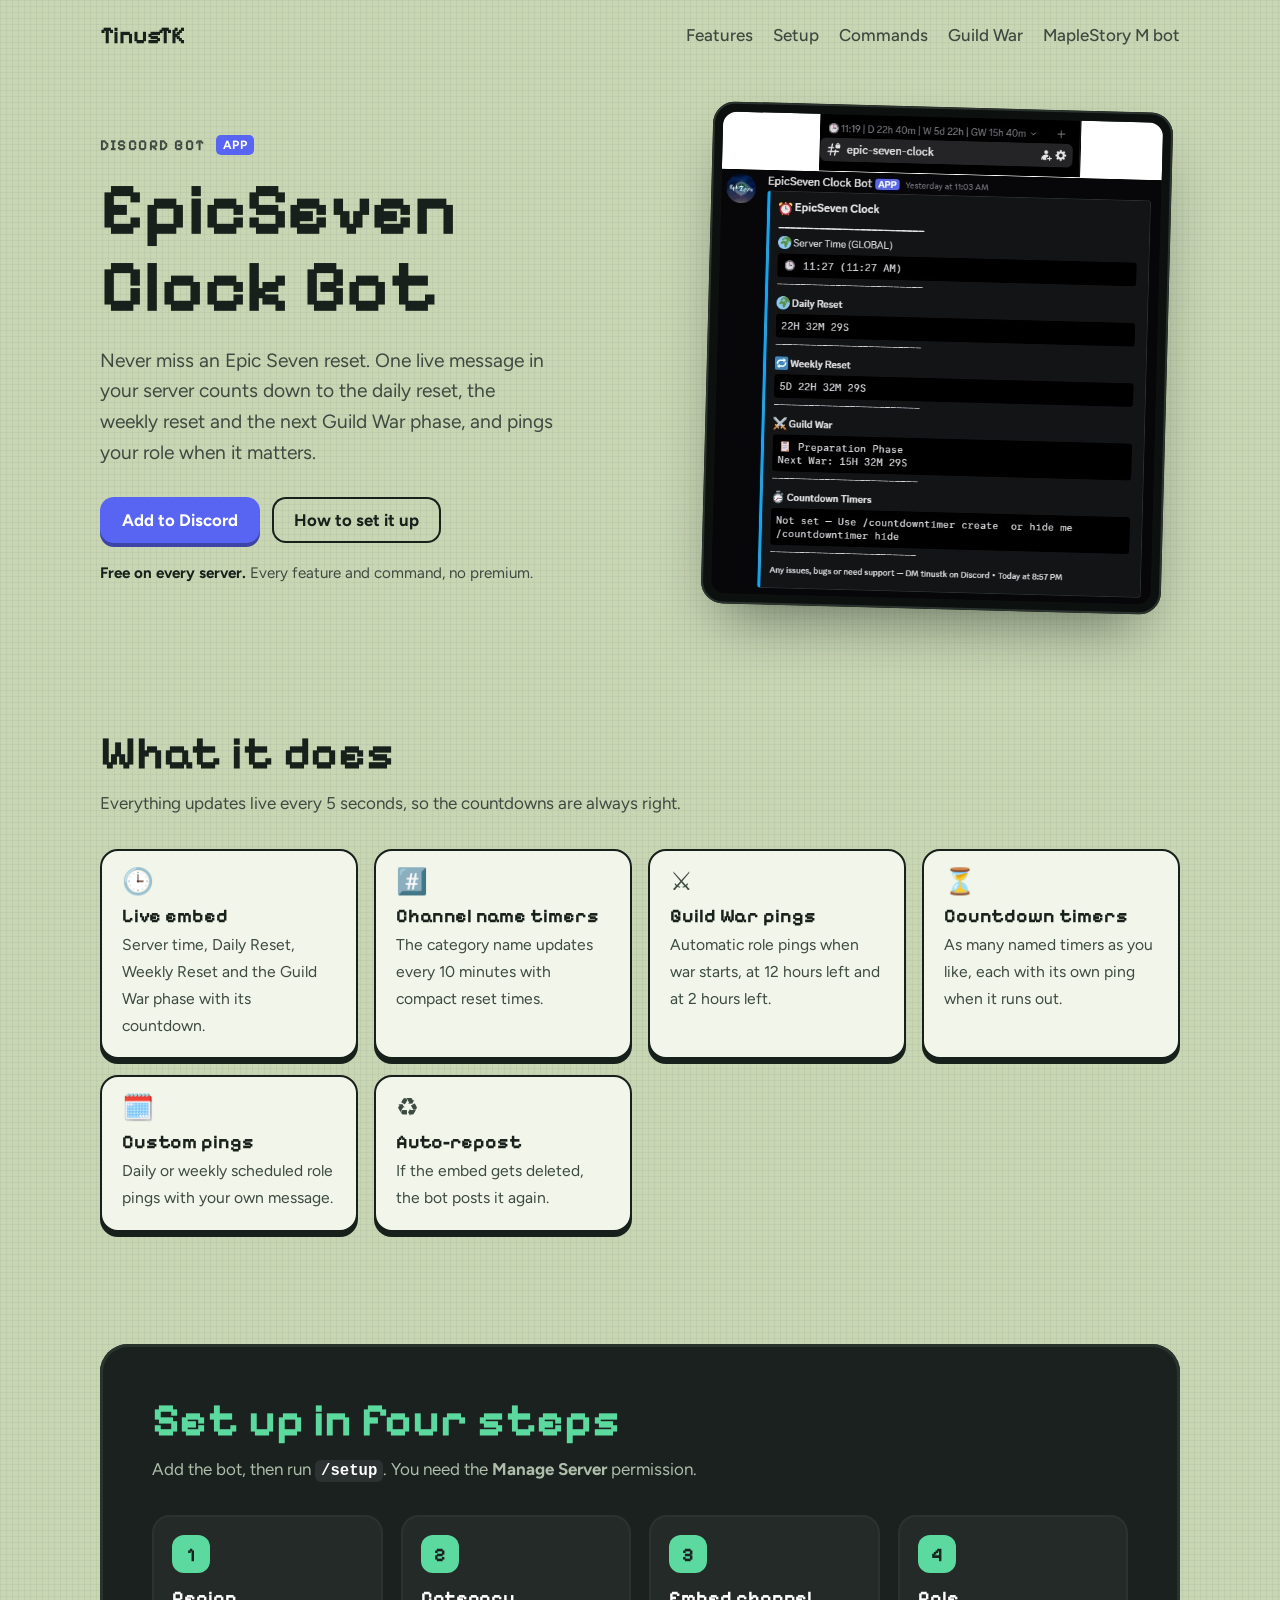
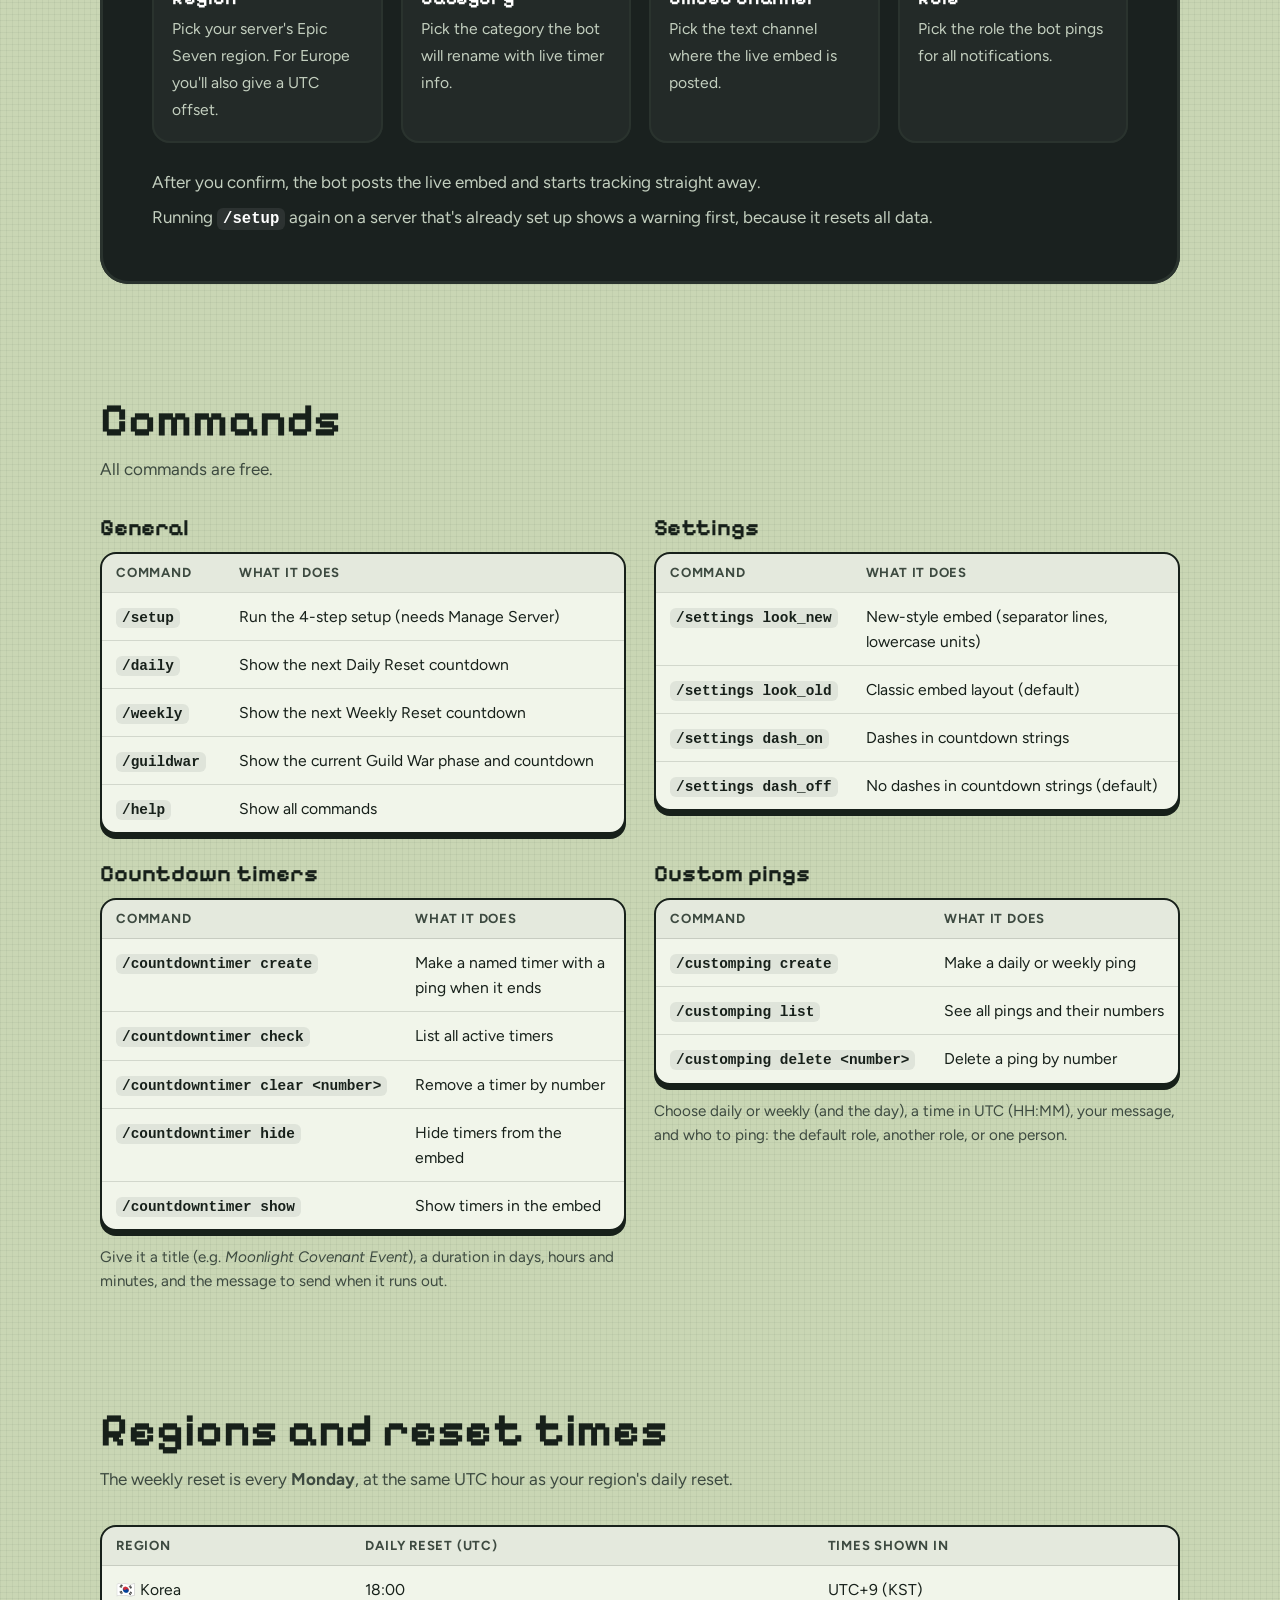
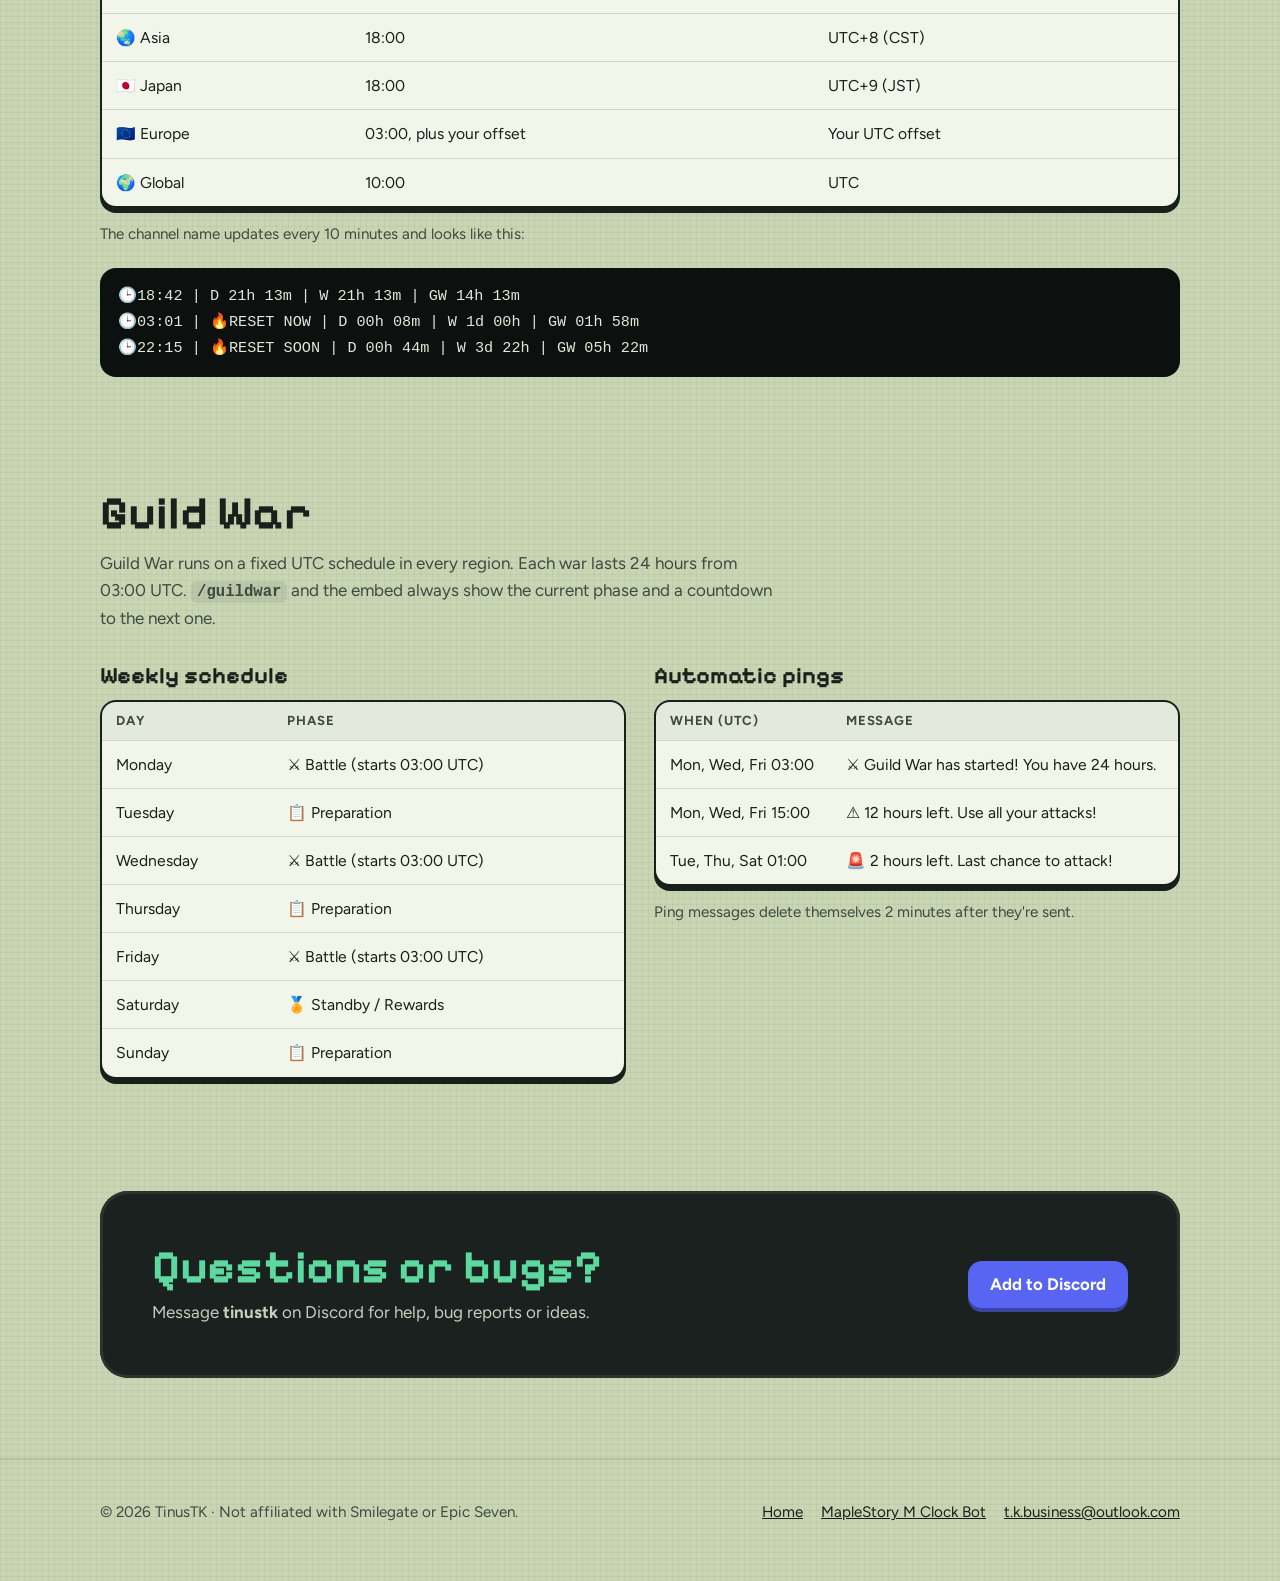
<file: DiscordBots/EpicSeven/index.html>
<!doctype html>
<html lang="en">
<head>
<meta charset="utf-8">
<meta name="viewport" content="width=device-width, initial-scale=1">
<title>EpicSeven Clock Bot</title>
<meta name="description" content="A free Discord bot for Epic Seven: live daily and weekly reset countdowns, Guild War phases with automatic role pings, countdown timers and custom pings.">
<meta property="og:title" content="EpicSeven Clock Bot">
<meta property="og:description" content="Free Discord bot: Epic Seven resets, Guild War phases and pings, live every 5 seconds.">
<meta property="og:image" content="https://tinustk.github.io/DiscordBots/site/epicseven-embed.jpg">
<link rel="icon" href="data:image/svg+xml,<svg xmlns='http://www.w3.org/2000/svg' viewBox='0 0 100 100'><text y='.9em' font-size='90'>⏰</text></svg>">
<link rel="preconnect" href="https://fonts.googleapis.com">
<link rel="preconnect" href="https://fonts.gstatic.com" crossorigin>
<link href="https://fonts.googleapis.com/css2?family=Figtree:wght@400;500;700&family=Pixelify+Sans:wght@500;700&display=swap" rel="stylesheet">
<link rel="stylesheet" href="../site/bots.css">
<style> :root { --accent: #5cd99e; } </style>
</head>
<body>

<header class="top">
  <div class="wrap">
    <a class="brand" href="../../">TinusTK</a>
    <nav class="links">
      <a href="#features">Features</a>
      <a href="#setup">Setup</a>
      <a href="#commands">Commands</a>
      <a href="#guild-war">Guild War</a>
      <a href="../MapleStoryM/">MapleStory M bot</a>
    </nav>
  </div>
</header>

<main>
  <section class="hero">
    <div class="wrap">
      <div>
        <div class="kicker">Discord bot <span class="badge">APP</span></div>
        <h1>EpicSeven Clock Bot</h1>
        <p class="lede">Never miss an Epic Seven reset. One live message in your server counts down to the daily reset,
          the weekly reset and the next Guild War phase, and pings your role when it matters.</p>
        <div class="cta">
          <a class="button" href="https://discord.com/oauth2/authorize?client_id=1490310472220672000&amp;permissions=406679792656&amp;integration_type=0&amp;scope=bot">Add to Discord</a>
          <a class="button line" href="#setup">How to set it up</a>
        </div>
        <p class="free"><b>Free on every server.</b> Every feature and command, no premium.</p>
      </div>
      <div class="embed">
        <img src="../site/epicseven-embed.jpg" width="598" height="655"
             alt="The EpicSeven Clock embed in Discord: server time, daily reset, weekly reset, Guild War phase and countdown timers, with the channel name showing compact times.">
      </div>
    </div>
  </section>

  <section id="features">
    <div class="wrap">
      <h2>What it does</h2>
      <p class="intro">Everything updates live every 5 seconds, so the countdowns are always right.</p>
      <ul class="features">
        <li><span class="em" aria-hidden="true">🕒</span><b>Live embed</b><span>Server time, Daily Reset, Weekly Reset and the Guild War phase with its countdown.</span></li>
        <li><span class="em" aria-hidden="true">#️⃣</span><b>Channel name timers</b><span>The category name updates every 10 minutes with compact reset times.</span></li>
        <li><span class="em" aria-hidden="true">⚔️</span><b>Guild War pings</b><span>Automatic role pings when war starts, at 12 hours left and at 2 hours left.</span></li>
        <li><span class="em" aria-hidden="true">⏳</span><b>Countdown timers</b><span>As many named timers as you like, each with its own ping when it runs out.</span></li>
        <li><span class="em" aria-hidden="true">🗓️</span><b>Custom pings</b><span>Daily or weekly scheduled role pings with your own message.</span></li>
        <li><span class="em" aria-hidden="true">♻️</span><b>Auto-repost</b><span>If the embed gets deleted, the bot posts it again.</span></li>
      </ul>
    </div>
  </section>

  <section id="setup">
    <div class="wrap">
      <div class="screen">
        <h2>Set up in four steps</h2>
        <p class="intro">Add the bot, then run <code>/setup</code>. You need the <b>Manage Server</b> permission.</p>
        <ol class="steps">
          <li><b>Region</b><span>Pick your server's Epic Seven region. For Europe you'll also give a UTC offset.</span></li>
          <li><b>Category</b><span>Pick the category the bot will rename with live timer info.</span></li>
          <li><b>Embed channel</b><span>Pick the text channel where the live embed is posted.</span></li>
          <li><b>Role</b><span>Pick the role the bot pings for all notifications.</span></li>
        </ol>
        <p class="after">After you confirm, the bot posts the live embed and starts tracking straight away.</p>
        <p class="after">Running <code>/setup</code> again on a server that's already set up shows a warning first, because it resets all data.</p>
      </div>
    </div>
  </section>

  <section id="commands">
    <div class="wrap">
      <h2>Commands</h2>
      <p class="intro">All commands are free.</p>
      <div class="tables">
        <div>
          <h3 class="t">General</h3>
          <div class="scroll"><table>
            <tr><th>Command</th><th>What it does</th></tr>
            <tr><td><code>/setup</code></td><td>Run the 4-step setup (needs Manage Server)</td></tr>
            <tr><td><code>/daily</code></td><td>Show the next Daily Reset countdown</td></tr>
            <tr><td><code>/weekly</code></td><td>Show the next Weekly Reset countdown</td></tr>
            <tr><td><code>/guildwar</code></td><td>Show the current Guild War phase and countdown</td></tr>
            <tr><td><code>/help</code></td><td>Show all commands</td></tr>
          </table></div>
        </div>
        <div>
          <h3 class="t">Settings</h3>
          <div class="scroll"><table>
            <tr><th>Command</th><th>What it does</th></tr>
            <tr><td><code>/settings look_new</code></td><td>New-style embed (separator lines, lowercase units)</td></tr>
            <tr><td><code>/settings look_old</code></td><td>Classic embed layout (default)</td></tr>
            <tr><td><code>/settings dash_on</code></td><td>Dashes in countdown strings</td></tr>
            <tr><td><code>/settings dash_off</code></td><td>No dashes in countdown strings (default)</td></tr>
          </table></div>
        </div>
        <div>
          <h3 class="t">Countdown timers</h3>
          <div class="scroll"><table>
            <tr><th>Command</th><th>What it does</th></tr>
            <tr><td><code>/countdowntimer create</code></td><td>Make a named timer with a ping when it ends</td></tr>
            <tr><td><code>/countdowntimer check</code></td><td>List all active timers</td></tr>
            <tr><td><code>/countdowntimer clear &lt;number&gt;</code></td><td>Remove a timer by number</td></tr>
            <tr><td><code>/countdowntimer hide</code></td><td>Hide timers from the embed</td></tr>
            <tr><td><code>/countdowntimer show</code></td><td>Show timers in the embed</td></tr>
          </table></div>
          <p class="small">Give it a title (e.g. <i>Moonlight Covenant Event</i>), a duration in days, hours and minutes,
            and the message to send when it runs out.</p>
        </div>
        <div>
          <h3 class="t">Custom pings</h3>
          <div class="scroll"><table>
            <tr><th>Command</th><th>What it does</th></tr>
            <tr><td><code>/customping create</code></td><td>Make a daily or weekly ping</td></tr>
            <tr><td><code>/customping list</code></td><td>See all pings and their numbers</td></tr>
            <tr><td><code>/customping delete &lt;number&gt;</code></td><td>Delete a ping by number</td></tr>
          </table></div>
          <p class="small">Choose daily or weekly (and the day), a time in UTC (HH:MM), your message, and who to ping:
            the default role, another role, or one person.</p>
        </div>
      </div>
    </div>
  </section>

  <section id="regions">
    <div class="wrap">
      <h2>Regions and reset times</h2>
      <p class="intro">The weekly reset is every <b>Monday</b>, at the same UTC hour as your region's daily reset.</p>
      <div class="scroll"><table>
        <tr><th>Region</th><th>Daily reset (UTC)</th><th>Times shown in</th></tr>
        <tr><td>🇰🇷 Korea</td><td>18:00</td><td>UTC+9 (KST)</td></tr>
        <tr><td>🌏 Asia</td><td>18:00</td><td>UTC+8 (CST)</td></tr>
        <tr><td>🇯🇵 Japan</td><td>18:00</td><td>UTC+9 (JST)</td></tr>
        <tr><td>🇪🇺 Europe</td><td>03:00, plus your offset</td><td>Your UTC offset</td></tr>
        <tr><td>🌍 Global</td><td>10:00</td><td>UTC</td></tr>
      </table></div>
      <p class="small">The channel name updates every 10 minutes and looks like this:</p>
      <div class="ticker">🕒18:42 | D 21h 13m | W 21h 13m | GW 14h 13m
🕒03:01 | 🔥RESET NOW | D 00h 08m | W 1d 00h | GW 01h 58m
🕒22:15 | 🔥RESET SOON | D 00h 44m | W 3d 22h | GW 05h 22m</div>
    </div>
  </section>

  <section id="guild-war">
    <div class="wrap">
      <h2>Guild War</h2>
      <p class="intro">Guild War runs on a fixed UTC schedule in every region. Each war lasts 24 hours from 03:00 UTC.
        <code>/guildwar</code> and the embed always show the current phase and a countdown to the next one.</p>
      <div class="tables">
        <div>
          <h3 class="t">Weekly schedule</h3>
          <div class="scroll"><table>
            <tr><th>Day</th><th>Phase</th></tr>
            <tr><td>Monday</td><td>⚔️ Battle (starts 03:00 UTC)</td></tr>
            <tr><td>Tuesday</td><td>📋 Preparation</td></tr>
            <tr><td>Wednesday</td><td>⚔️ Battle (starts 03:00 UTC)</td></tr>
            <tr><td>Thursday</td><td>📋 Preparation</td></tr>
            <tr><td>Friday</td><td>⚔️ Battle (starts 03:00 UTC)</td></tr>
            <tr><td>Saturday</td><td>🏅 Standby / Rewards</td></tr>
            <tr><td>Sunday</td><td>📋 Preparation</td></tr>
          </table></div>
        </div>
        <div>
          <h3 class="t">Automatic pings</h3>
          <div class="scroll"><table>
            <tr><th>When (UTC)</th><th>Message</th></tr>
            <tr><td>Mon, Wed, Fri 03:00</td><td>⚔️ Guild War has started! You have 24 hours.</td></tr>
            <tr><td>Mon, Wed, Fri 15:00</td><td>⚠️ 12 hours left. Use all your attacks!</td></tr>
            <tr><td>Tue, Thu, Sat 01:00</td><td>🚨 2 hours left. Last chance to attack!</td></tr>
          </table></div>
          <p class="small">Ping messages delete themselves 2 minutes after they're sent.</p>
        </div>
      </div>
    </div>
  </section>

  <section>
    <div class="wrap">
      <div class="screen support">
        <div>
          <h2>Questions or bugs?</h2>
          <p>Message <b>tinustk</b> on Discord for help, bug reports or ideas.</p>
        </div>
        <a class="button" href="https://discord.com/oauth2/authorize?client_id=1490310472220672000&amp;permissions=406679792656&amp;integration_type=0&amp;scope=bot">Add to Discord</a>
      </div>
    </div>
  </section>
</main>

<footer>
  <div class="wrap">
    <span>© 2026 TinusTK · Not affiliated with Smilegate or Epic Seven.</span>
    <nav>
      <a href="../../">Home</a>
      <a href="../MapleStoryM/">MapleStory M Clock Bot</a>
      <a href="mailto:t.k.business@outlook.com">t.k.business@outlook.com</a>
    </nav>
  </div>
</footer>
</body>
</html>
</file>
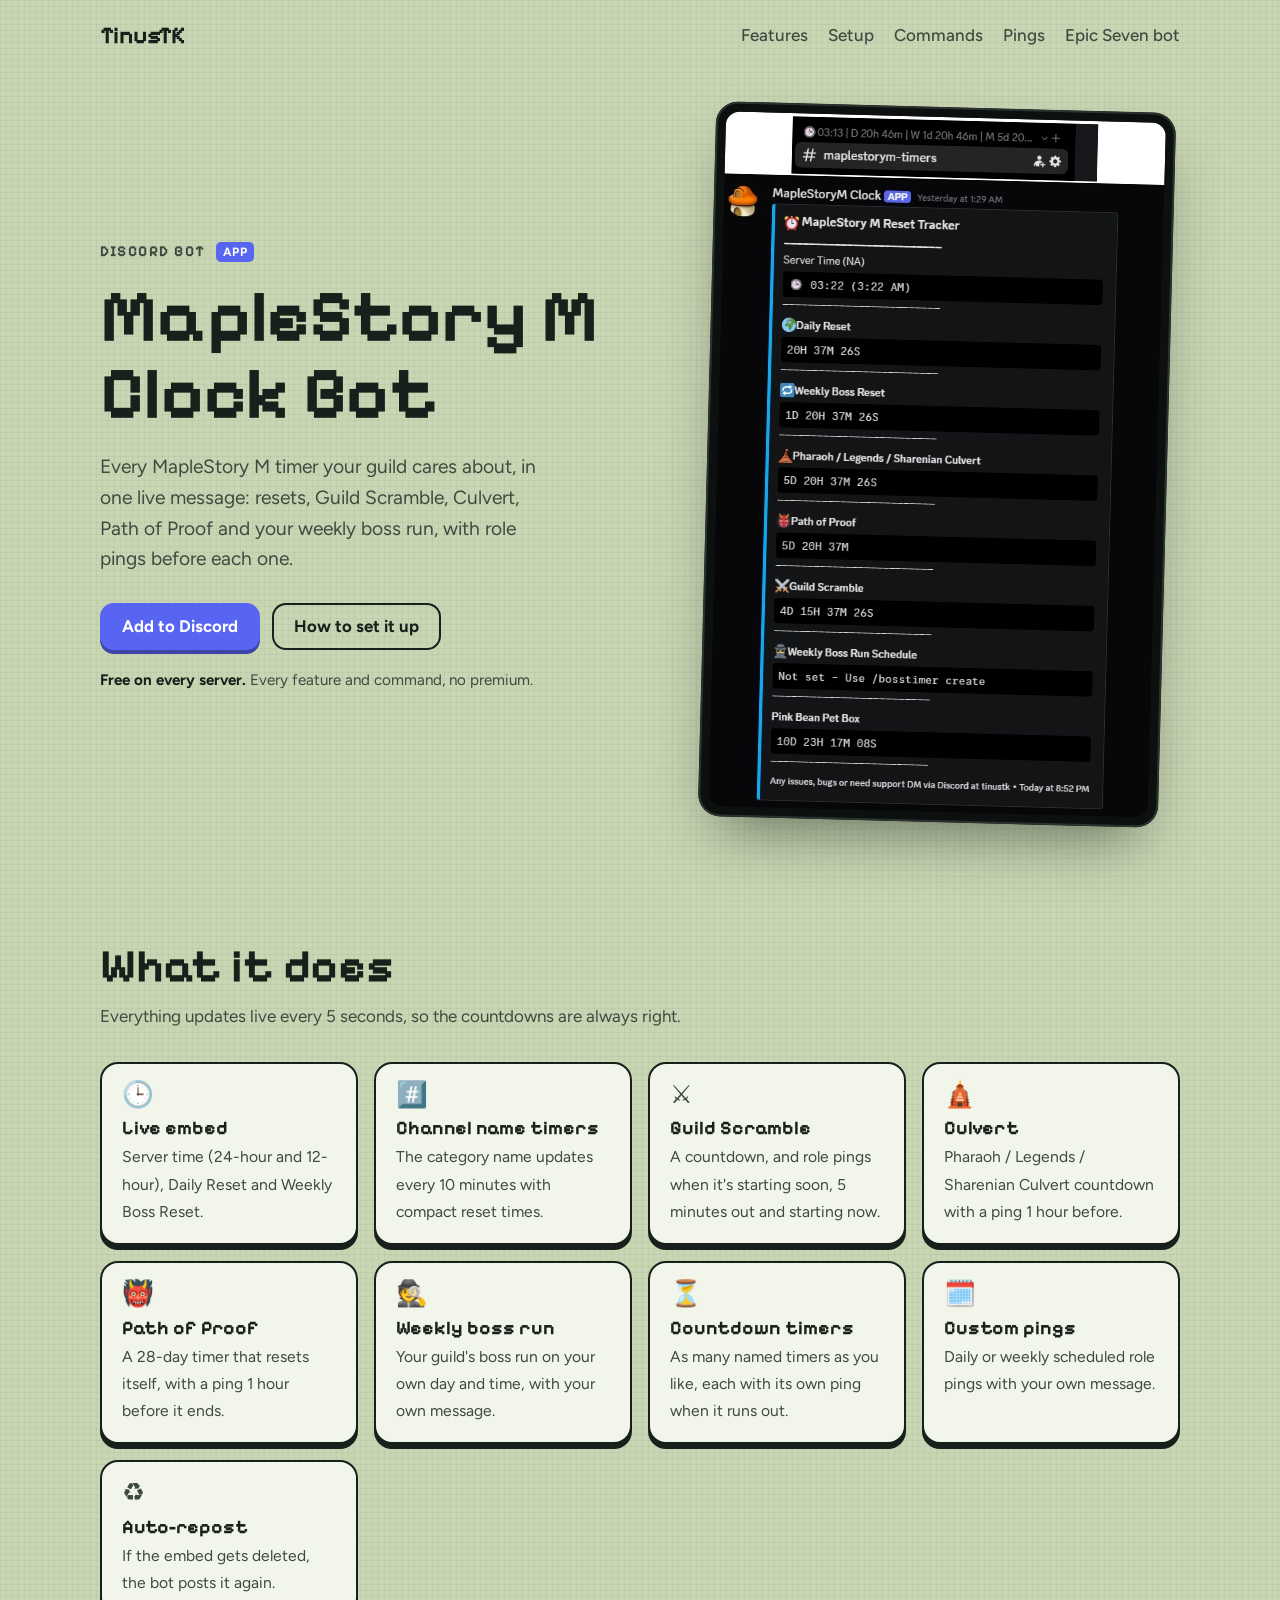
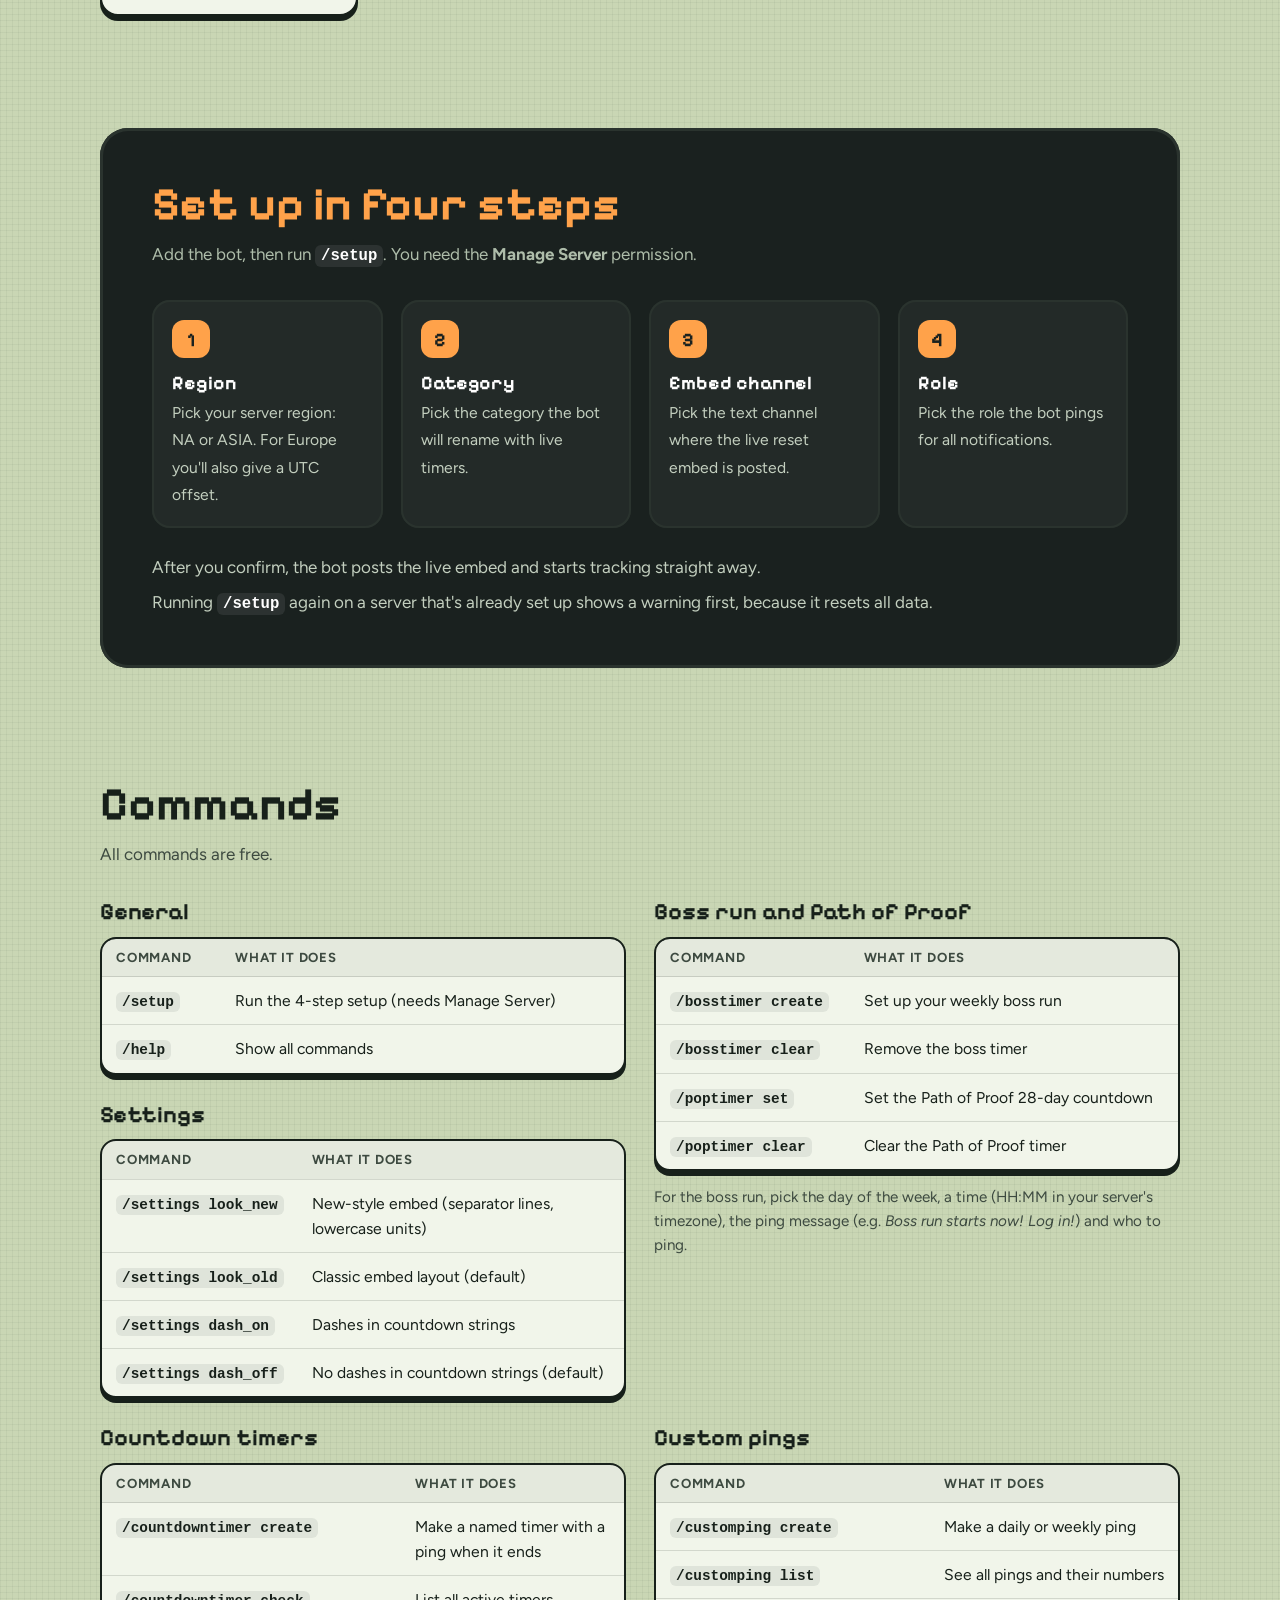
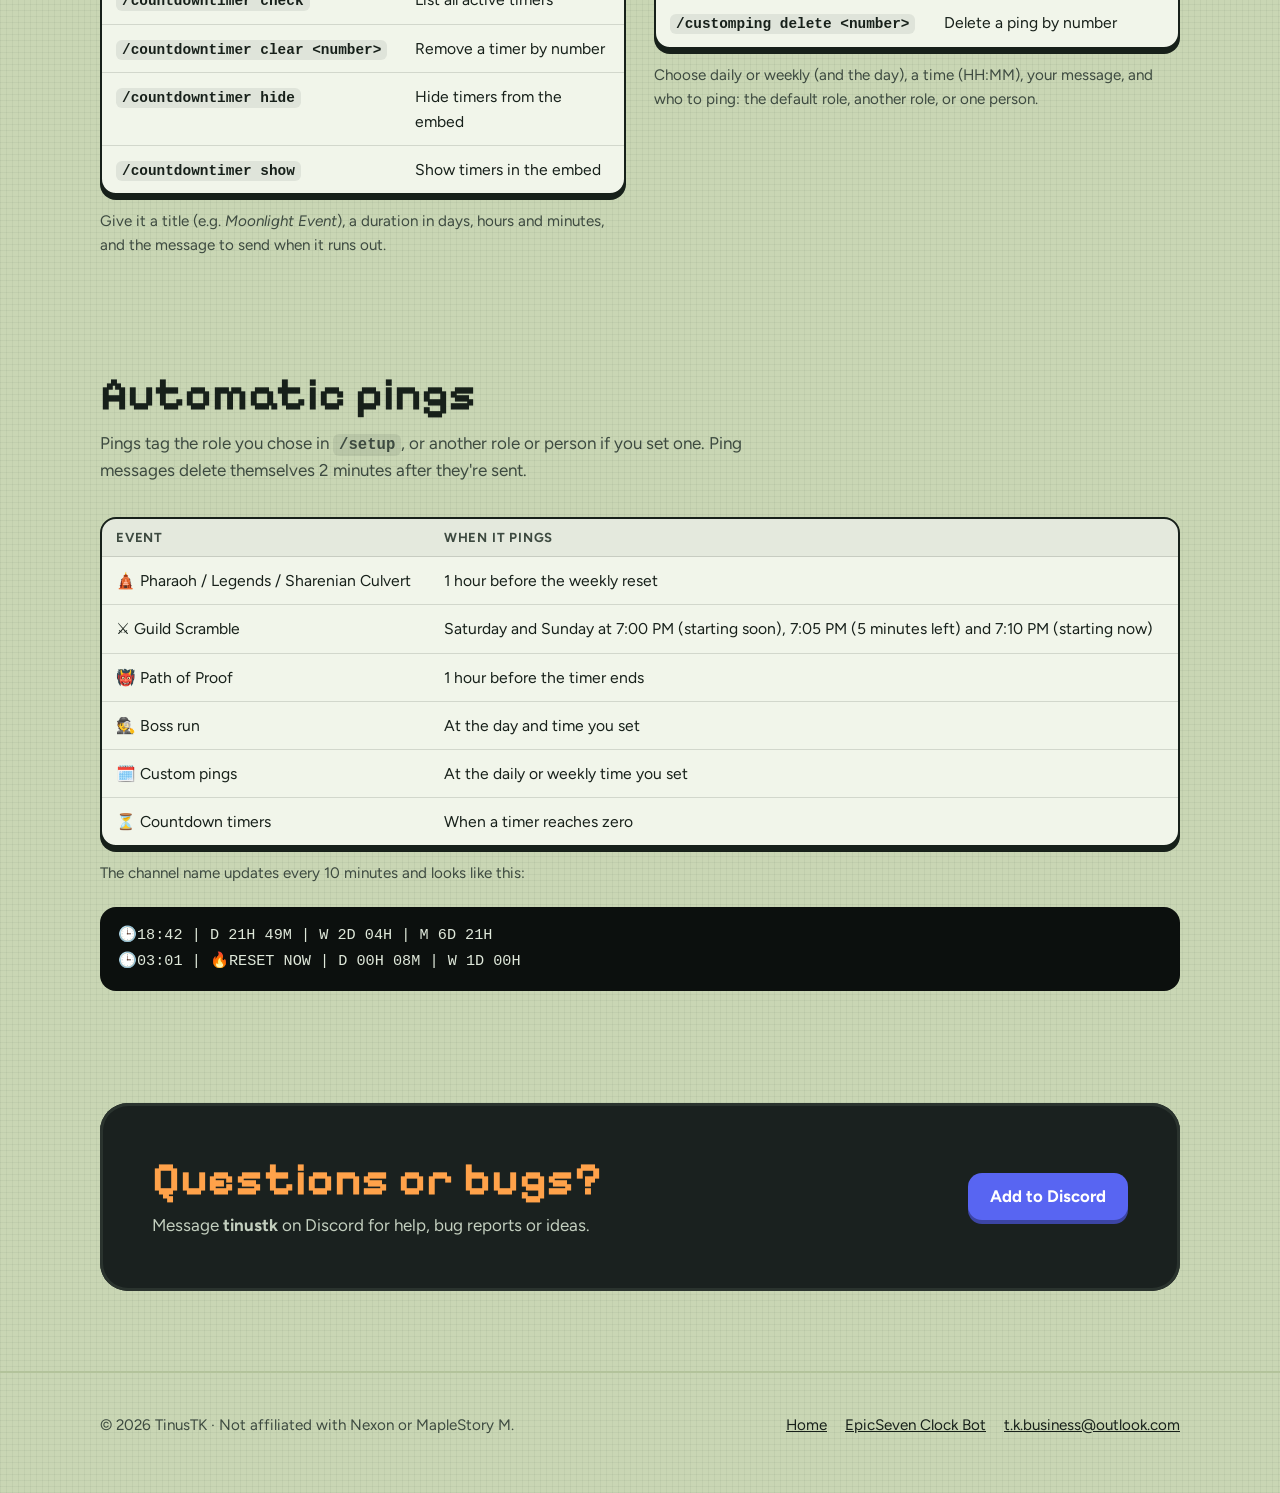
<file: DiscordBots/MapleStoryM/index.html>
<!doctype html>
<html lang="en">
<head>
<meta charset="utf-8">
<meta name="viewport" content="width=device-width, initial-scale=1">
<title>MapleStory M Clock Bot</title>
<meta name="description" content="A free Discord bot for MapleStory M: live daily and weekly reset countdowns, Guild Scramble, Pharaoh / Legends / Sharenian Culvert, Path of Proof, boss run timers and custom pings.">
<meta property="og:title" content="MapleStory M Clock Bot">
<meta property="og:description" content="Free Discord bot: MapleStory M resets, Guild Scramble, Path of Proof and boss timers, live every 5 seconds.">
<meta property="og:image" content="https://tinustk.github.io/DiscordBots/site/maplestorym-embed.jpg">
<link rel="icon" href="data:image/svg+xml,<svg xmlns='http://www.w3.org/2000/svg' viewBox='0 0 100 100'><text y='.9em' font-size='90'>🍁</text></svg>">
<link rel="preconnect" href="https://fonts.googleapis.com">
<link rel="preconnect" href="https://fonts.gstatic.com" crossorigin>
<link href="https://fonts.googleapis.com/css2?family=Figtree:wght@400;500;700&family=Pixelify+Sans:wght@500;700&display=swap" rel="stylesheet">
<link rel="stylesheet" href="../site/bots.css">
<style> :root { --accent: #ffa24a; } </style>
</head>
<body>

<header class="top">
  <div class="wrap">
    <a class="brand" href="../../">TinusTK</a>
    <nav class="links">
      <a href="#features">Features</a>
      <a href="#setup">Setup</a>
      <a href="#commands">Commands</a>
      <a href="#pings">Pings</a>
      <a href="../EpicSeven/">Epic Seven bot</a>
    </nav>
  </div>
</header>

<main>
  <section class="hero">
    <div class="wrap">
      <div>
        <div class="kicker">Discord bot <span class="badge">APP</span></div>
        <h1>MapleStory M Clock Bot</h1>
        <p class="lede">Every MapleStory M timer your guild cares about, in one live message: resets, Guild Scramble,
          Culvert, Path of Proof and your weekly boss run, with role pings before each one.</p>
        <div class="cta">
          <a class="button" href="https://discord.com/oauth2/authorize?client_id=1488101431993962637&amp;permissions=397821422608&amp;integration_type=0&amp;scope=bot">Add to Discord</a>
          <a class="button line" href="#setup">How to set it up</a>
        </div>
        <p class="free"><b>Free on every server.</b> Every feature and command, no premium.</p>
      </div>
      <div class="embed">
        <img src="../site/maplestorym-embed.jpg" width="553" height="873"
             alt="The MapleStory M Reset Tracker embed in Discord: server time, daily reset, weekly boss reset, Culvert, Path of Proof, Guild Scramble and boss run schedule, with the channel name showing compact times.">
      </div>
    </div>
  </section>

  <section id="features">
    <div class="wrap">
      <h2>What it does</h2>
      <p class="intro">Everything updates live every 5 seconds, so the countdowns are always right.</p>
      <ul class="features">
        <li><span class="em" aria-hidden="true">🕒</span><b>Live embed</b><span>Server time (24-hour and 12-hour), Daily Reset and Weekly Boss Reset.</span></li>
        <li><span class="em" aria-hidden="true">#️⃣</span><b>Channel name timers</b><span>The category name updates every 10 minutes with compact reset times.</span></li>
        <li><span class="em" aria-hidden="true">⚔️</span><b>Guild Scramble</b><span>A countdown, and role pings when it's starting soon, 5 minutes out and starting now.</span></li>
        <li><span class="em" aria-hidden="true">🛕</span><b>Culvert</b><span>Pharaoh / Legends / Sharenian Culvert countdown with a ping 1 hour before.</span></li>
        <li><span class="em" aria-hidden="true">👹</span><b>Path of Proof</b><span>A 28-day timer that resets itself, with a ping 1 hour before it ends.</span></li>
        <li><span class="em" aria-hidden="true">🕵️</span><b>Weekly boss run</b><span>Your guild's boss run on your own day and time, with your own message.</span></li>
        <li><span class="em" aria-hidden="true">⏳</span><b>Countdown timers</b><span>As many named timers as you like, each with its own ping when it runs out.</span></li>
        <li><span class="em" aria-hidden="true">🗓️</span><b>Custom pings</b><span>Daily or weekly scheduled role pings with your own message.</span></li>
        <li><span class="em" aria-hidden="true">♻️</span><b>Auto-repost</b><span>If the embed gets deleted, the bot posts it again.</span></li>
      </ul>
    </div>
  </section>

  <section id="setup">
    <div class="wrap">
      <div class="screen">
        <h2>Set up in four steps</h2>
        <p class="intro">Add the bot, then run <code>/setup</code>. You need the <b>Manage Server</b> permission.</p>
        <ol class="steps">
          <li><b>Region</b><span>Pick your server region: NA or ASIA. For Europe you'll also give a UTC offset.</span></li>
          <li><b>Category</b><span>Pick the category the bot will rename with live timers.</span></li>
          <li><b>Embed channel</b><span>Pick the text channel where the live reset embed is posted.</span></li>
          <li><b>Role</b><span>Pick the role the bot pings for all notifications.</span></li>
        </ol>
        <p class="after">After you confirm, the bot posts the live embed and starts tracking straight away.</p>
        <p class="after">Running <code>/setup</code> again on a server that's already set up shows a warning first, because it resets all data.</p>
      </div>
    </div>
  </section>

  <section id="commands">
    <div class="wrap">
      <h2>Commands</h2>
      <p class="intro">All commands are free.</p>
      <div class="tables">
        <div>
          <h3 class="t">General</h3>
          <div class="scroll"><table>
            <tr><th>Command</th><th>What it does</th></tr>
            <tr><td><code>/setup</code></td><td>Run the 4-step setup (needs Manage Server)</td></tr>
            <tr><td><code>/help</code></td><td>Show all commands</td></tr>
          </table></div>
          <h3 class="t" style="margin-top:28px">Settings</h3>
          <div class="scroll"><table>
            <tr><th>Command</th><th>What it does</th></tr>
            <tr><td><code>/settings look_new</code></td><td>New-style embed (separator lines, lowercase units)</td></tr>
            <tr><td><code>/settings look_old</code></td><td>Classic embed layout (default)</td></tr>
            <tr><td><code>/settings dash_on</code></td><td>Dashes in countdown strings</td></tr>
            <tr><td><code>/settings dash_off</code></td><td>No dashes in countdown strings (default)</td></tr>
          </table></div>
        </div>
        <div>
          <h3 class="t">Boss run and Path of Proof</h3>
          <div class="scroll"><table>
            <tr><th>Command</th><th>What it does</th></tr>
            <tr><td><code>/bosstimer create</code></td><td>Set up your weekly boss run</td></tr>
            <tr><td><code>/bosstimer clear</code></td><td>Remove the boss timer</td></tr>
            <tr><td><code>/poptimer set</code></td><td>Set the Path of Proof 28-day countdown</td></tr>
            <tr><td><code>/poptimer clear</code></td><td>Clear the Path of Proof timer</td></tr>
          </table></div>
          <p class="small">For the boss run, pick the day of the week, a time (HH:MM in your server's timezone), the ping
            message (e.g. <i>Boss run starts now! Log in!</i>) and who to ping.</p>
        </div>
        <div>
          <h3 class="t">Countdown timers</h3>
          <div class="scroll"><table>
            <tr><th>Command</th><th>What it does</th></tr>
            <tr><td><code>/countdowntimer create</code></td><td>Make a named timer with a ping when it ends</td></tr>
            <tr><td><code>/countdowntimer check</code></td><td>List all active timers</td></tr>
            <tr><td><code>/countdowntimer clear &lt;number&gt;</code></td><td>Remove a timer by number</td></tr>
            <tr><td><code>/countdowntimer hide</code></td><td>Hide timers from the embed</td></tr>
            <tr><td><code>/countdowntimer show</code></td><td>Show timers in the embed</td></tr>
          </table></div>
          <p class="small">Give it a title (e.g. <i>Moonlight Event</i>), a duration in days, hours and minutes, and the
            message to send when it runs out.</p>
        </div>
        <div>
          <h3 class="t">Custom pings</h3>
          <div class="scroll"><table>
            <tr><th>Command</th><th>What it does</th></tr>
            <tr><td><code>/customping create</code></td><td>Make a daily or weekly ping</td></tr>
            <tr><td><code>/customping list</code></td><td>See all pings and their numbers</td></tr>
            <tr><td><code>/customping delete &lt;number&gt;</code></td><td>Delete a ping by number</td></tr>
          </table></div>
          <p class="small">Choose daily or weekly (and the day), a time (HH:MM), your message, and who to ping:
            the default role, another role, or one person.</p>
        </div>
      </div>
    </div>
  </section>

  <section id="pings">
    <div class="wrap">
      <h2>Automatic pings</h2>
      <p class="intro">Pings tag the role you chose in <code>/setup</code>, or another role or person if you set one.
        Ping messages delete themselves 2 minutes after they're sent.</p>
      <div class="scroll"><table>
        <tr><th>Event</th><th>When it pings</th></tr>
        <tr><td>🛕 Pharaoh / Legends / Sharenian Culvert</td><td>1 hour before the weekly reset</td></tr>
        <tr><td>⚔️ Guild Scramble</td><td>Saturday and Sunday at 7:00 PM (starting soon), 7:05 PM (5 minutes left) and 7:10 PM (starting now)</td></tr>
        <tr><td>👹 Path of Proof</td><td>1 hour before the timer ends</td></tr>
        <tr><td>🕵️ Boss run</td><td>At the day and time you set</td></tr>
        <tr><td>🗓️ Custom pings</td><td>At the daily or weekly time you set</td></tr>
        <tr><td>⏳ Countdown timers</td><td>When a timer reaches zero</td></tr>
      </table></div>
      <p class="small">The channel name updates every 10 minutes and looks like this:</p>
      <div class="ticker">🕒18:42 | D 21H 49M | W 2D 04H | M 6D 21H
🕒03:01 | 🔥RESET NOW | D 00H 08M | W 1D 00H</div>
    </div>
  </section>

  <section>
    <div class="wrap">
      <div class="screen support">
        <div>
          <h2>Questions or bugs?</h2>
          <p>Message <b>tinustk</b> on Discord for help, bug reports or ideas.</p>
        </div>
        <a class="button" href="https://discord.com/oauth2/authorize?client_id=1488101431993962637&amp;permissions=397821422608&amp;integration_type=0&amp;scope=bot">Add to Discord</a>
      </div>
    </div>
  </section>
</main>

<footer>
  <div class="wrap">
    <span>© 2026 TinusTK · Not affiliated with Nexon or MapleStory M.</span>
    <nav>
      <a href="../../">Home</a>
      <a href="../EpicSeven/">EpicSeven Clock Bot</a>
      <a href="mailto:t.k.business@outlook.com">t.k.business@outlook.com</a>
    </nav>
  </div>
</footer>
</body>
</html>
</file>
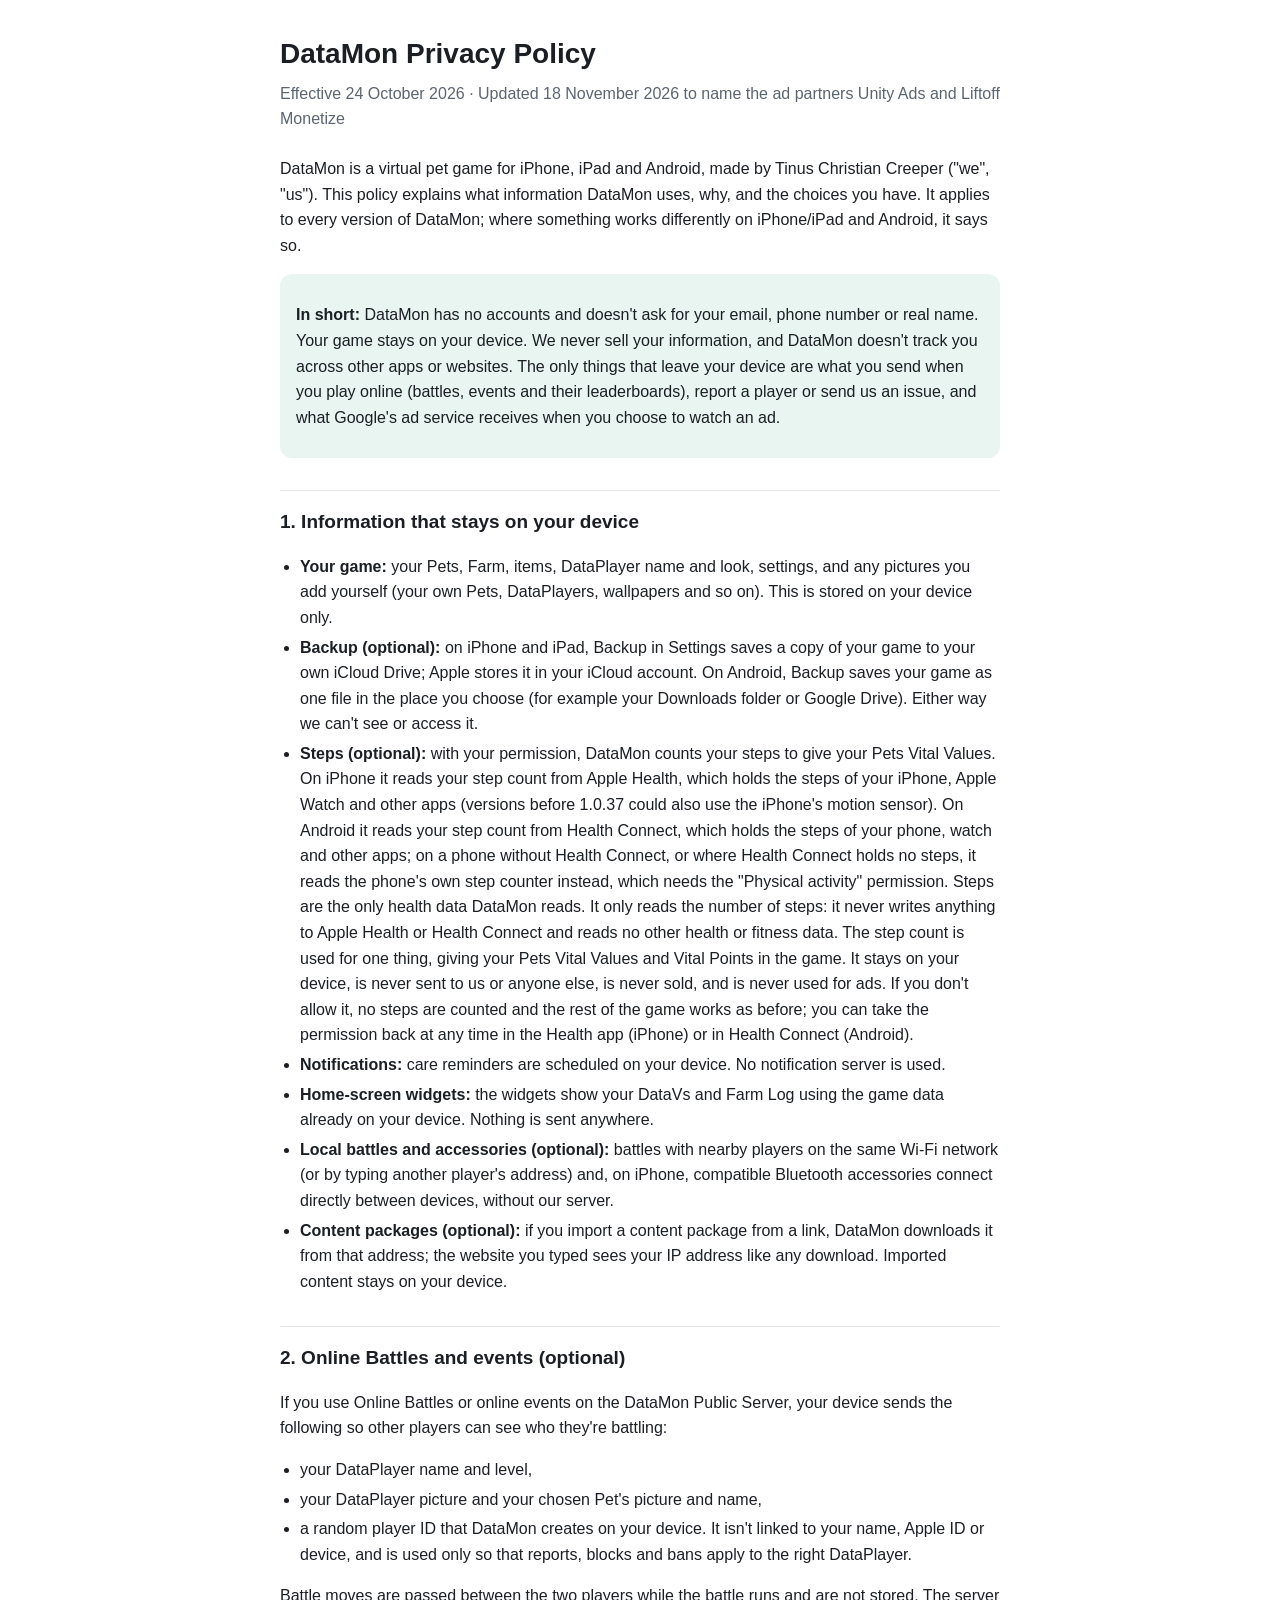
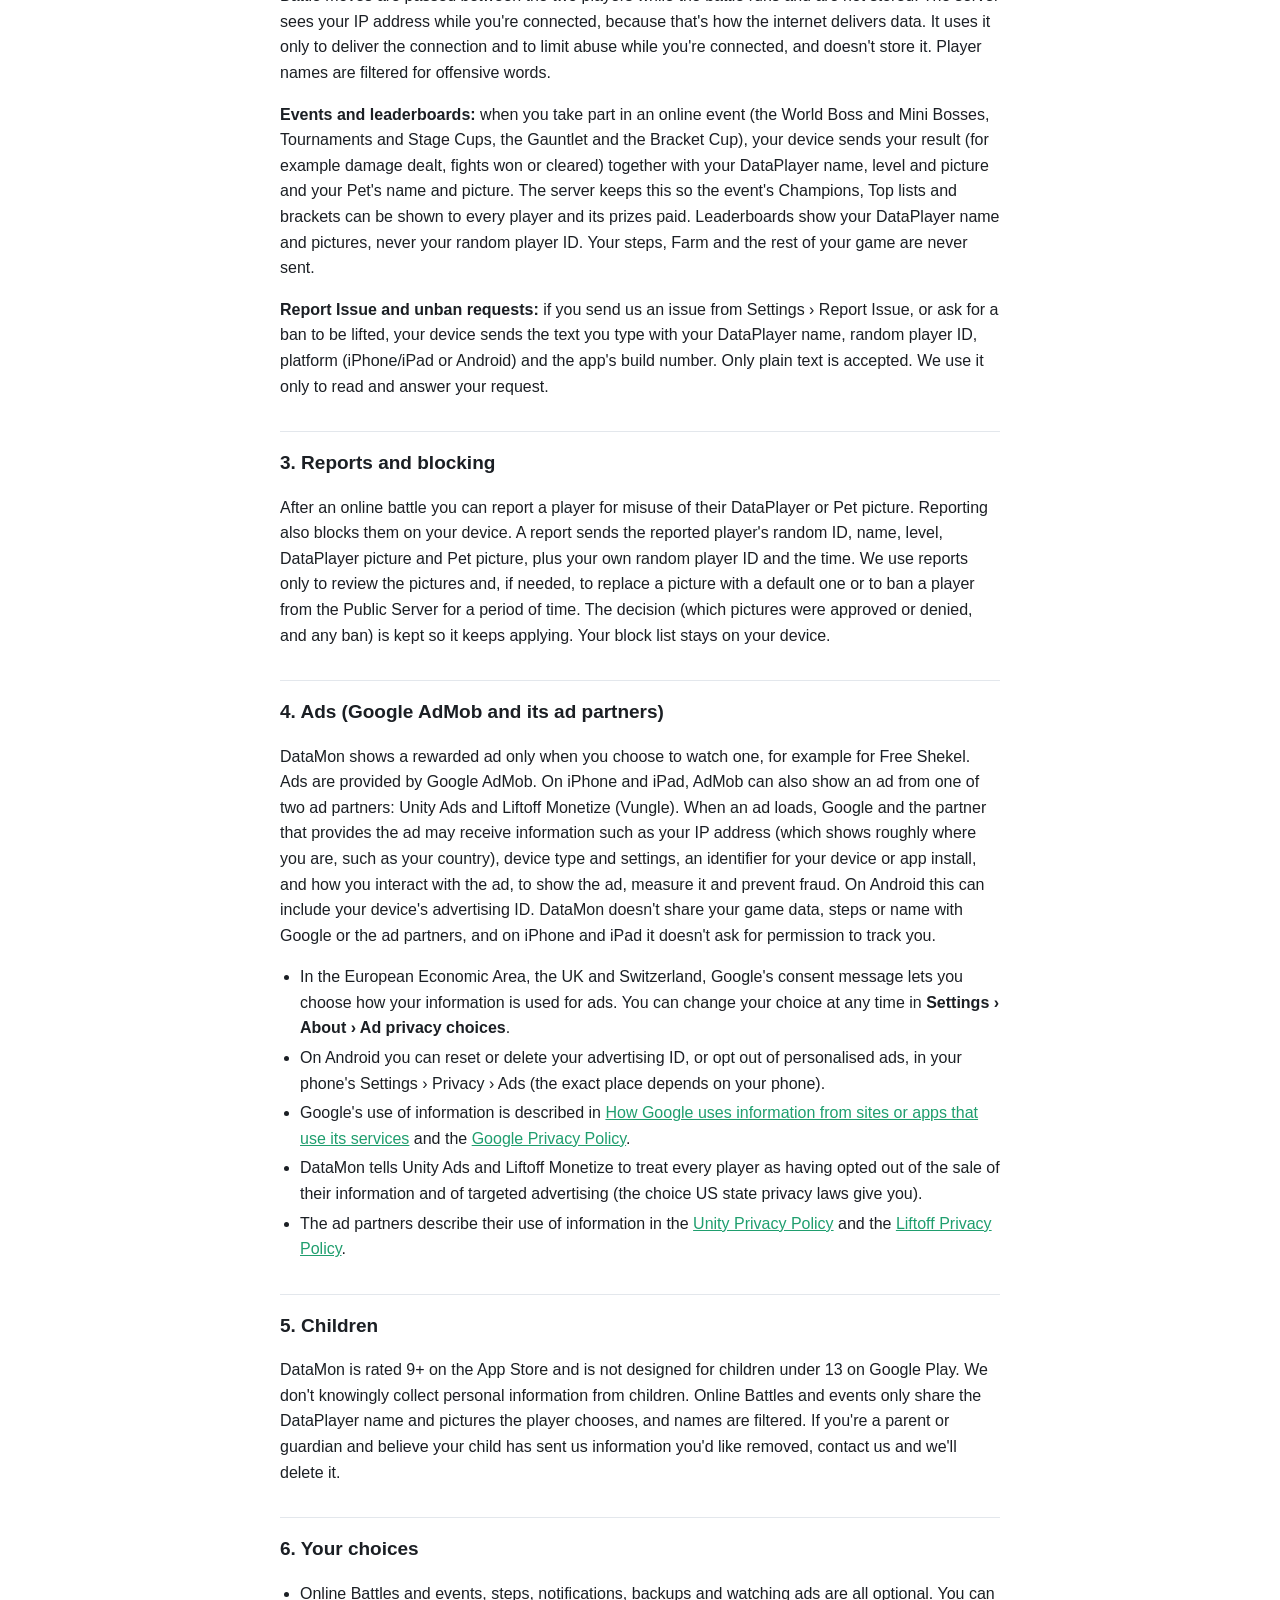
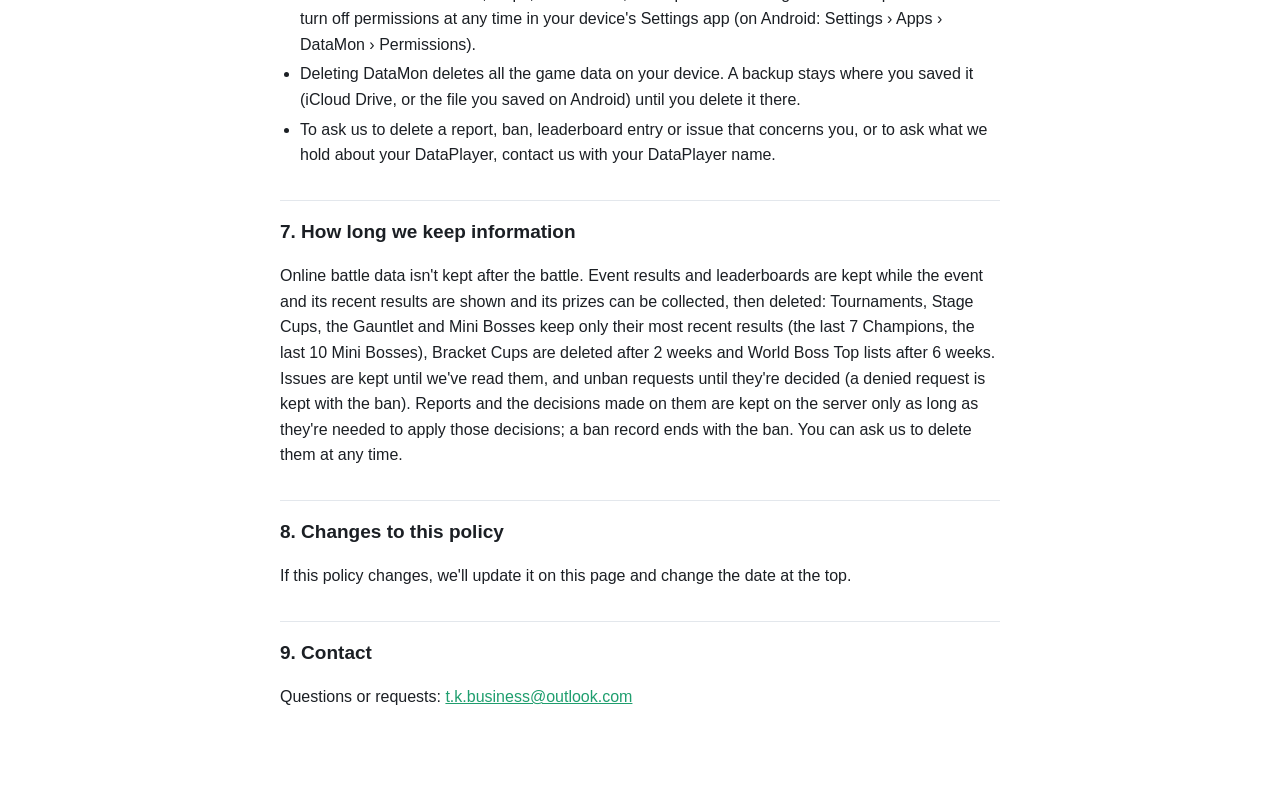
<file: DataMon/privacy-policy.html>
<!doctype html>
<html lang="en">
<head>
<meta charset="utf-8">
<meta name="viewport" content="width=device-width, initial-scale=1">
<title>DataMon Privacy Policy</title>
<style>
  :root { --bg: #ffffff; --fg: #1b1f24; --muted: #5b6470; --accent: #1f9e6e; --line: #e3e7ec; }
  @media (prefers-color-scheme: dark) { :root { --bg: #111417; --fg: #e8ecef; --muted: #9aa4ae; --accent: #4fd6a0; --line: #2a3036; } }
  body { margin: 0; background: var(--bg); color: var(--fg); font: 16px/1.6 -apple-system, BlinkMacSystemFont, "Segoe UI", Roboto, sans-serif; }
  main { max-width: 720px; margin: 0 auto; padding: 32px 16px 64px; }
  h1 { font-size: 28px; margin: 0 0 4px; }
  h2 { font-size: 19px; margin: 32px 0 8px; padding-top: 16px; border-top: 1px solid var(--line); }
  .date { color: var(--muted); margin: 0 0 24px; }
  a { color: var(--accent); }
  ul { padding-left: 20px; }
  li { margin: 4px 0; }
  .summary { background: color-mix(in srgb, var(--accent) 10%, transparent); border-radius: 12px; padding: 12px 16px; }
</style>
</head>
<body>
<main>
<h1>DataMon Privacy Policy</h1>
<p class="date">Effective 24 October 2026 · Updated 18 November 2026 to name the ad partners Unity Ads and Liftoff Monetize</p>

<p>DataMon is a virtual pet game for iPhone, iPad and Android, made by Tinus Christian Creeper ("we", "us"). This
policy explains what information DataMon uses, why, and the choices you have. It applies to every version of DataMon;
where something works differently on iPhone/iPad and Android, it says so.</p>

<div class="summary">
<p><strong>In short:</strong> DataMon has no accounts and doesn't ask for your email, phone number or real name. Your
game stays on your device. We never sell your information, and DataMon doesn't track you across other apps or websites.
The only things that leave your device are what you send when you play online (battles, events and their
leaderboards), report a player or send us an issue, and what Google's ad service receives when you choose to watch an ad.</p>
</div>

<h2>1. Information that stays on your device</h2>
<ul>
  <li><strong>Your game:</strong> your Pets, Farm, items, DataPlayer name and look, settings, and any pictures you add
    yourself (your own Pets, DataPlayers, wallpapers and so on). This is stored on your device only.</li>
  <li><strong>Backup (optional):</strong> on iPhone and iPad, Backup in Settings saves a copy of your game to your own
    iCloud Drive; Apple stores it in your iCloud account. On Android, Backup saves your game as one file in the place
    you choose (for example your Downloads folder or Google Drive). Either way we can't see or access it.</li>
  <li><strong>Steps (optional):</strong> with your permission, DataMon counts your steps to give your Pets Vital Values.
    On iPhone it reads your step count from Apple Health, which holds the steps of your iPhone, Apple Watch and other
    apps (versions before 1.0.37 could also use the iPhone's motion sensor). On Android it reads your step count from
    Health Connect, which holds the steps of your phone, watch and other apps; on a phone without Health Connect, or
    where Health Connect holds no steps, it reads the phone's own step counter instead, which needs the "Physical
    activity" permission. Steps are the only health data DataMon reads. It only reads the number of steps: it never
    writes anything to Apple Health or Health Connect and reads no other health or fitness data. The step count is used
    for one thing, giving your Pets Vital Values and Vital Points in the game. It stays on your device, is never sent to
    us or anyone else, is never sold, and is never used for ads. If you don't allow it, no steps are counted and the
    rest of the game works as before; you can take the permission back at any time in the Health app (iPhone) or in
    Health Connect (Android).</li>
  <li><strong>Notifications:</strong> care reminders are scheduled on your device. No notification server is used.</li>
  <li><strong>Home-screen widgets:</strong> the widgets show your DataVs and Farm Log using the game data already on
    your device. Nothing is sent anywhere.</li>
  <li><strong>Local battles and accessories (optional):</strong> battles with nearby players on the same Wi-Fi network
    (or by typing another player's address) and, on iPhone, compatible Bluetooth accessories connect directly between
    devices, without our server.</li>
  <li><strong>Content packages (optional):</strong> if you import a content package from a link, DataMon downloads it
    from that address; the website you typed sees your IP address like any download. Imported content stays on your
    device.</li>
</ul>

<h2>2. Online Battles and events (optional)</h2>
<p>If you use Online Battles or online events on the DataMon Public Server, your device sends the following so other players can see
who they're battling:</p>
<ul>
  <li>your DataPlayer name and level,</li>
  <li>your DataPlayer picture and your chosen Pet's picture and name,</li>
  <li>a random player ID that DataMon creates on your device. It isn't linked to your name, Apple ID or device, and is
    used only so that reports, blocks and bans apply to the right DataPlayer.</li>
</ul>
<p>Battle moves are passed between the two players while the battle runs and are not stored. The server sees your IP
address while you're connected, because that's how the internet delivers data. It uses it only to deliver the
connection and to limit abuse while you're connected, and doesn't store it. Player names are filtered for offensive
words.</p>
<p><strong>Events and leaderboards:</strong> when you take part in an online event (the World Boss and Mini Bosses,
Tournaments and Stage Cups, the Gauntlet and the Bracket Cup), your device sends your result (for example damage
dealt, fights won or cleared) together with your DataPlayer name, level and picture and your Pet's name and picture.
The server keeps this so the event's Champions, Top lists and brackets can be shown to every player and its prizes
paid. Leaderboards show your DataPlayer name and pictures, never your random player ID. Your steps, Farm and the rest
of your game are never sent.</p>
<p><strong>Report Issue and unban requests:</strong> if you send us an issue from Settings › Report Issue, or ask
for a ban to be lifted, your device sends the text you type with your DataPlayer name, random player ID, platform
(iPhone/iPad or Android) and the app's build number. Only plain text is accepted. We use it only to read and answer
your request.</p>

<h2>3. Reports and blocking</h2>
<p>After an online battle you can report a player for misuse of their DataPlayer or Pet picture. Reporting also blocks
them on your device. A report sends the reported player's random ID, name, level, DataPlayer picture and Pet picture,
plus your own random player ID and the time. We use reports only to review the pictures and, if needed, to replace a
picture with a default one or to ban a player from the Public Server for a period of time. The decision (which
pictures were approved or denied, and any ban) is kept so it keeps applying. Your block list stays on your device.</p>

<h2>4. Ads (Google AdMob and its ad partners)</h2>
<p>DataMon shows a rewarded ad only when you choose to watch one, for example for Free Shekel. Ads are provided by
Google AdMob. On iPhone and iPad, AdMob can also show an ad from one of two ad partners: Unity Ads and Liftoff Monetize
(Vungle). When an ad loads, Google and the partner that provides the ad may receive information such as your IP
address (which shows roughly where you are, such as your country), device type and settings, an identifier for your
device or app install, and how you interact with the ad, to show the ad, measure it and prevent fraud. On Android this
can include your device's advertising ID. DataMon doesn't share your game data, steps or name with Google or the ad
partners, and on iPhone and iPad it doesn't ask for permission to track you.</p>
<ul>
  <li>In the European Economic Area, the UK and Switzerland, Google's consent message lets you choose how your
    information is used for ads. You can change your choice at any time in <strong>Settings › About › Ad privacy
    choices</strong>.</li>
  <li>On Android you can reset or delete your advertising ID, or opt out of personalised ads, in your phone's
    Settings › Privacy › Ads (the exact place depends on your phone).</li>
  <li>Google's use of information is described in
    <a href="https://policies.google.com/technologies/partner-sites">How Google uses information from sites or apps that use its services</a>
    and the <a href="https://policies.google.com/privacy">Google Privacy Policy</a>.</li>
  <li>DataMon tells Unity Ads and Liftoff Monetize to treat every player as having opted out of the sale of their
    information and of targeted advertising (the choice US state privacy laws give you).</li>
  <li>The ad partners describe their use of information in the
    <a href="https://unity.com/legal/privacy-policy">Unity Privacy Policy</a> and the
    <a href="https://vungle.com/privacy/">Liftoff Privacy Policy</a>.</li>
</ul>

<h2>5. Children</h2>
<p>DataMon is rated 9+ on the App Store and is not designed for children under 13 on Google Play. We don't knowingly
collect personal information from children. Online Battles and events only share the
DataPlayer name and pictures the player chooses, and names are filtered. If you're a parent or guardian and believe
your child has sent us information you'd like removed, contact us and we'll delete it.</p>

<h2>6. Your choices</h2>
<ul>
  <li>Online Battles and events, steps, notifications, backups and watching ads are all optional. You can turn off permissions at
    any time in your device's Settings app (on Android: Settings › Apps › DataMon › Permissions).</li>
  <li>Deleting DataMon deletes all the game data on your device. A backup stays where you saved it (iCloud Drive, or
    the file you saved on Android) until you delete it there.</li>
  <li>To ask us to delete a report, ban, leaderboard entry or issue that concerns you, or to ask what we hold about your DataPlayer, contact us
    with your DataPlayer name.</li>
</ul>

<h2>7. How long we keep information</h2>
<p>Online battle data isn't kept after the battle. Event results and leaderboards are kept while the event and its
recent results are shown and its prizes can be collected, then deleted: Tournaments, Stage Cups, the Gauntlet
and Mini Bosses keep only their most recent results (the last 7 Champions, the last 10 Mini Bosses), Bracket Cups are deleted after 2 weeks and World Boss Top lists
after 6 weeks. Issues are kept until we've read them, and
unban requests until they're decided (a denied request is kept with the ban). Reports and the decisions made on them are kept on the server
only as long as they're needed to apply those decisions; a ban record ends with the ban. You can ask us to delete
them at any time.</p>

<h2>8. Changes to this policy</h2>
<p>If this policy changes, we'll update it on this page and change the date at the top.</p>

<h2>9. Contact</h2>
<p>Questions or requests: <a href="mailto:t.k.business@outlook.com">t.k.business@outlook.com</a></p>
</main>
</body>
</html>
</file>
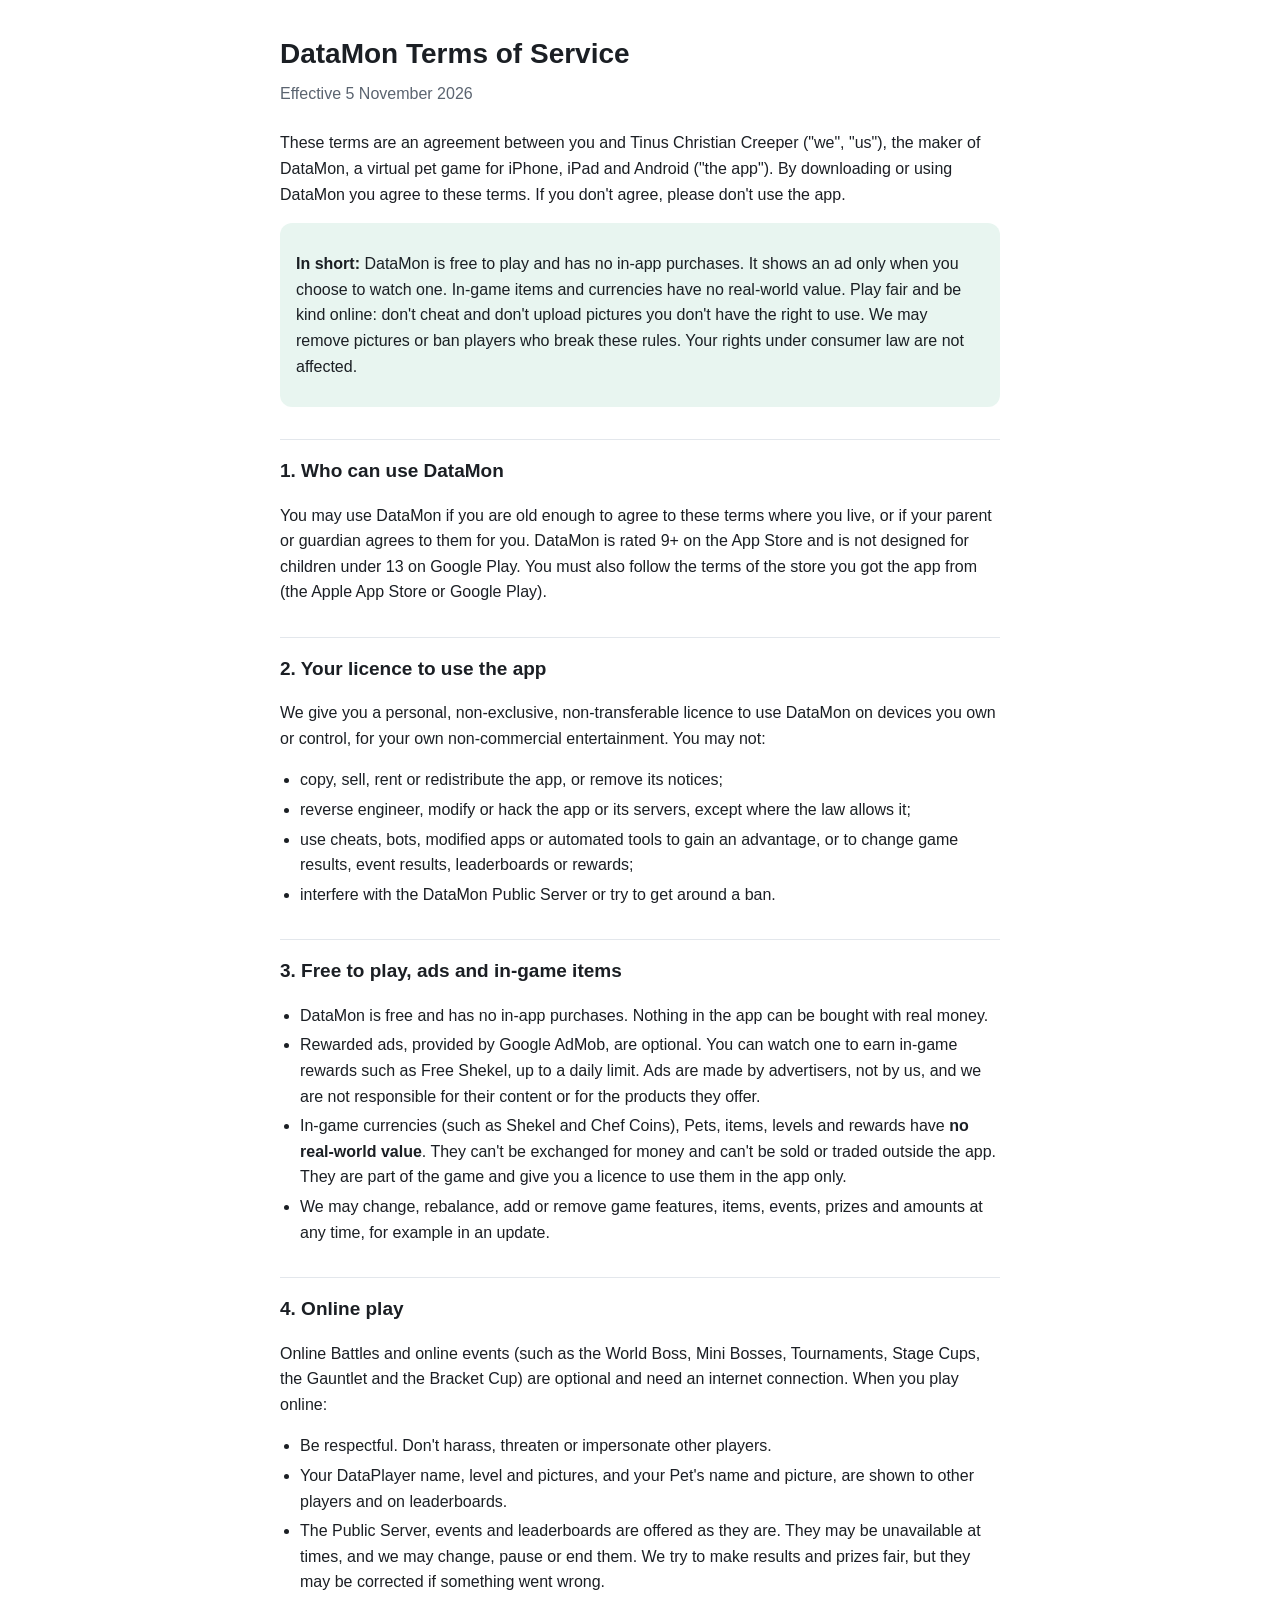
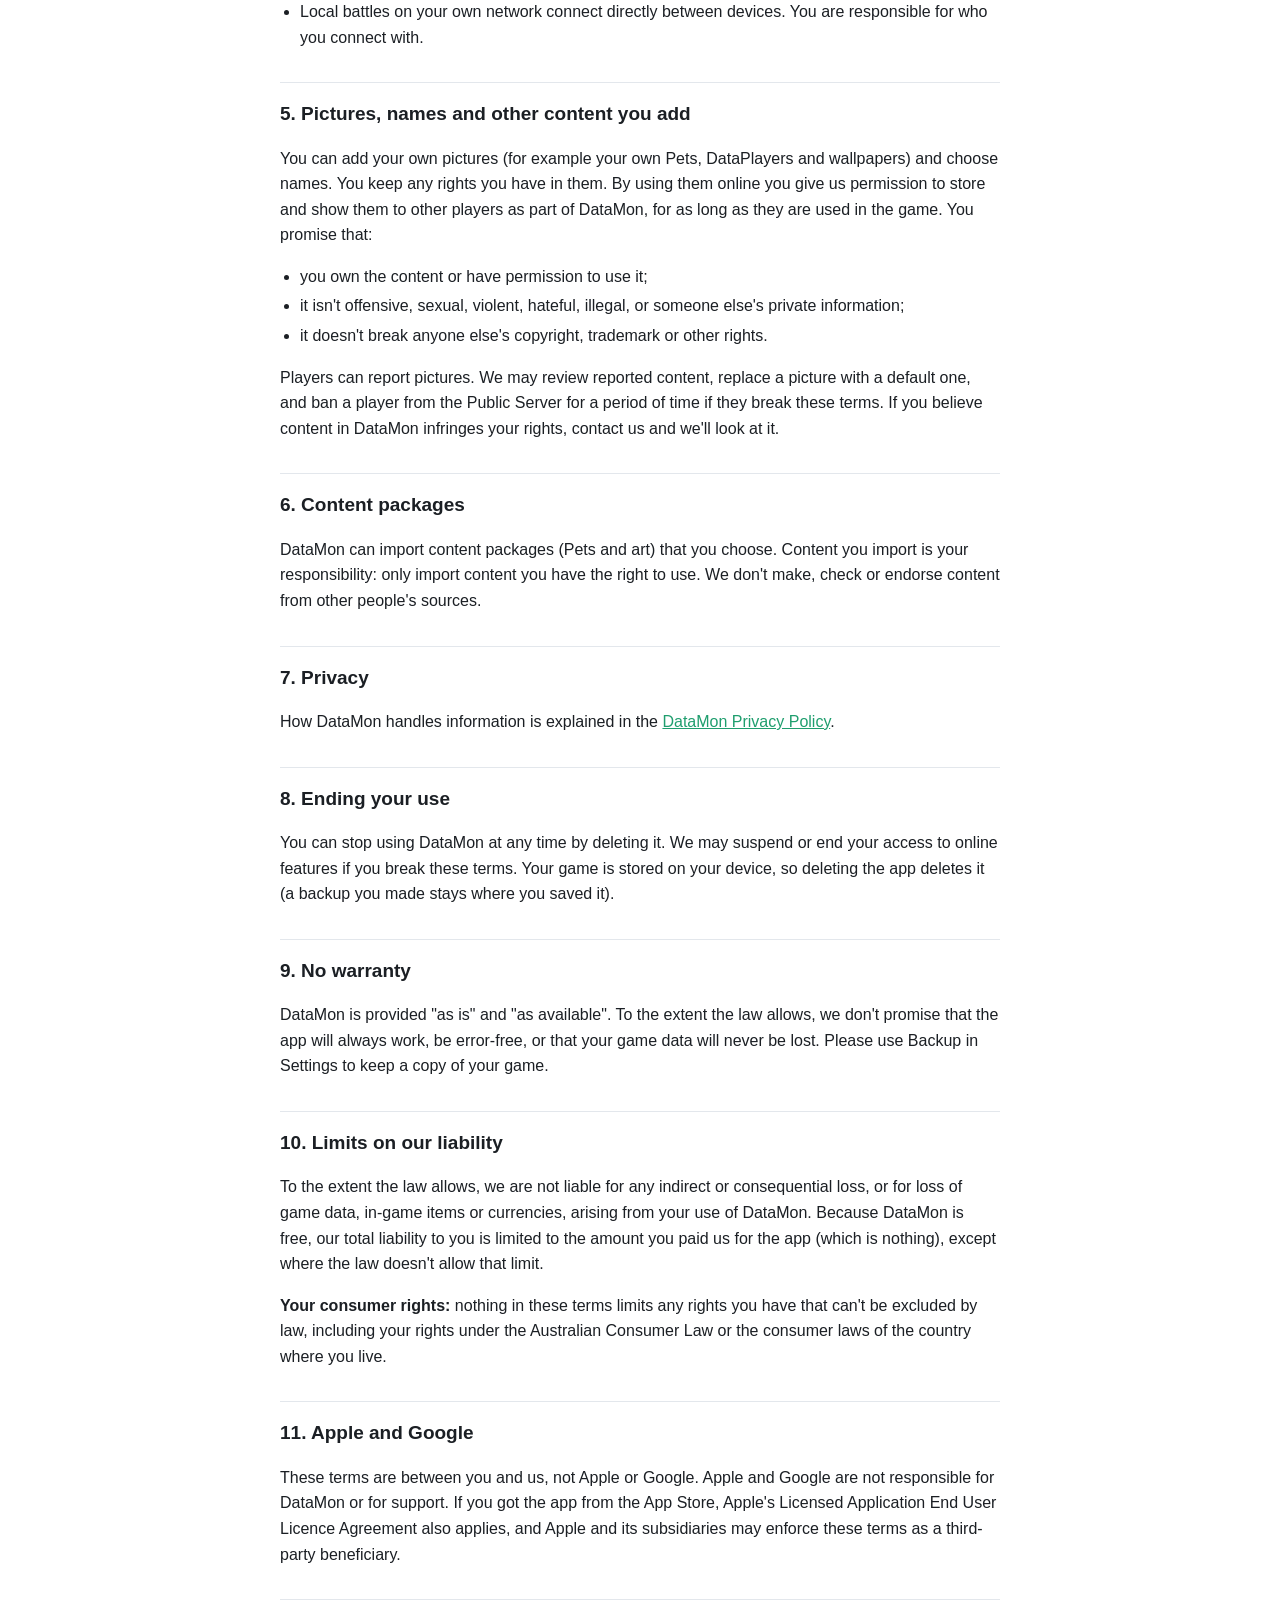
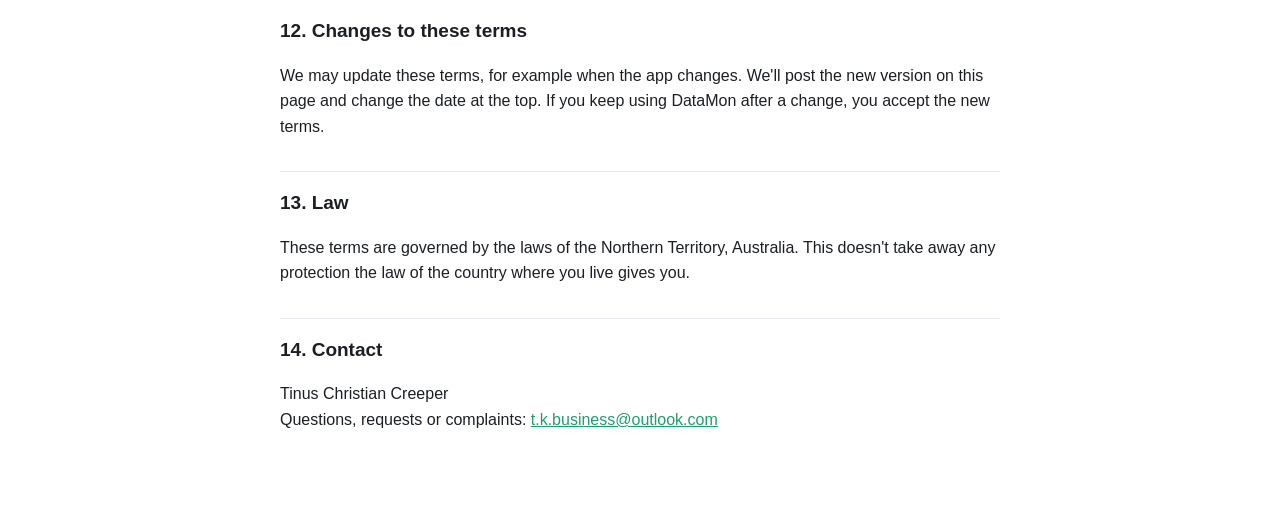
<file: DataMon/terms-of-service.html>
<!doctype html>
<html lang="en">
<head>
<meta charset="utf-8">
<meta name="viewport" content="width=device-width, initial-scale=1">
<title>DataMon Terms of Service</title>
<style>
  :root { --bg: #ffffff; --fg: #1b1f24; --muted: #5b6470; --accent: #1f9e6e; --line: #e3e7ec; }
  @media (prefers-color-scheme: dark) { :root { --bg: #111417; --fg: #e8ecef; --muted: #9aa4ae; --accent: #4fd6a0; --line: #2a3036; } }
  body { margin: 0; background: var(--bg); color: var(--fg); font: 16px/1.6 -apple-system, BlinkMacSystemFont, "Segoe UI", Roboto, sans-serif; }
  main { max-width: 720px; margin: 0 auto; padding: 32px 16px 64px; }
  h1 { font-size: 28px; margin: 0 0 4px; }
  h2 { font-size: 19px; margin: 32px 0 8px; padding-top: 16px; border-top: 1px solid var(--line); }
  .date { color: var(--muted); margin: 0 0 24px; }
  a { color: var(--accent); }
  ul { padding-left: 20px; }
  li { margin: 4px 0; }
  .summary { background: color-mix(in srgb, var(--accent) 10%, transparent); border-radius: 12px; padding: 12px 16px; }
</style>
</head>
<body>
<main>
<h1>DataMon Terms of Service</h1>
<p class="date">Effective 5 November 2026</p>

<p>These terms are an agreement between you and Tinus Christian Creeper ("we", "us"), the maker of DataMon, a virtual
pet game for iPhone, iPad and Android ("the app"). By downloading or using DataMon you agree to these terms. If you
don't agree, please don't use the app.</p>

<div class="summary">
<p><strong>In short:</strong> DataMon is free to play and has no in-app purchases. It shows an ad only when you
choose to watch one. In-game items and currencies have no real-world value. Play fair and be kind online: don't
cheat and don't upload pictures you don't have the right to use. We may remove pictures or ban players who break
these rules. Your rights under consumer law are not affected.</p>
</div>

<h2>1. Who can use DataMon</h2>
<p>You may use DataMon if you are old enough to agree to these terms where you live, or if your parent or guardian
agrees to them for you. DataMon is rated 9+ on the App Store and is not designed for children under 13 on Google
Play. You must also follow the terms of the store you got the app from (the Apple App Store or Google Play).</p>

<h2>2. Your licence to use the app</h2>
<p>We give you a personal, non-exclusive, non-transferable licence to use DataMon on devices you own or control, for
your own non-commercial entertainment. You may not:</p>
<ul>
  <li>copy, sell, rent or redistribute the app, or remove its notices;</li>
  <li>reverse engineer, modify or hack the app or its servers, except where the law allows it;</li>
  <li>use cheats, bots, modified apps or automated tools to gain an advantage, or to change game results, event
    results, leaderboards or rewards;</li>
  <li>interfere with the DataMon Public Server or try to get around a ban.</li>
</ul>

<h2>3. Free to play, ads and in-game items</h2>
<ul>
  <li>DataMon is free and has no in-app purchases. Nothing in the app can be bought with real money.</li>
  <li>Rewarded ads, provided by Google AdMob, are optional. You can watch one to earn in-game rewards such as Free
    Shekel, up to a daily limit. Ads are made by advertisers, not by us, and we are not responsible for their
    content or for the products they offer.</li>
  <li>In-game currencies (such as Shekel and Chef Coins), Pets, items, levels and rewards have <strong>no real-world
    value</strong>. They can't be exchanged for money and can't be sold or traded outside the app. They are part of the
    game and give you a licence to use them in the app only.</li>
  <li>We may change, rebalance, add or remove game features, items, events, prizes and amounts at any time, for
    example in an update.</li>
</ul>

<h2>4. Online play</h2>
<p>Online Battles and online events (such as the World Boss, Mini Bosses, Tournaments, Stage Cups, the Gauntlet and
the Bracket Cup) are optional and need an internet connection. When you play online:</p>
<ul>
  <li>Be respectful. Don't harass, threaten or impersonate other players.</li>
  <li>Your DataPlayer name, level and pictures, and your Pet's name and picture, are shown to other players and on
    leaderboards.</li>
  <li>The Public Server, events and leaderboards are offered as they are. They may be unavailable at times, and we may
    change, pause or end them. We try to make results and prizes fair, but they may be corrected if something went
    wrong.</li>
  <li>Local battles on your own network connect directly between devices. You are responsible for who you connect
    with.</li>
</ul>

<h2>5. Pictures, names and other content you add</h2>
<p>You can add your own pictures (for example your own Pets, DataPlayers and wallpapers) and choose names. You keep
any rights you have in them. By using them online you give us permission to store and show them to other players as
part of DataMon, for as long as they are used in the game. You promise that:</p>
<ul>
  <li>you own the content or have permission to use it;</li>
  <li>it isn't offensive, sexual, violent, hateful, illegal, or someone else's private information;</li>
  <li>it doesn't break anyone else's copyright, trademark or other rights.</li>
</ul>
<p>Players can report pictures. We may review reported content, replace a picture with a default one, and ban a
player from the Public Server for a period of time if they break these terms. If you believe content in DataMon
infringes your rights, contact us and we'll look at it.</p>

<h2>6. Content packages</h2>
<p>DataMon can import content packages (Pets and art) that you choose. Content you import is your responsibility:
only import content you have the right to use. We don't make, check or endorse content from other people's sources.</p>

<h2>7. Privacy</h2>
<p>How DataMon handles information is explained in the
<a href="privacy-policy.html">DataMon Privacy Policy</a>.</p>

<h2>8. Ending your use</h2>
<p>You can stop using DataMon at any time by deleting it. We may suspend or end your access to online features if you
break these terms. Your game is stored on your device, so deleting the app deletes it (a backup you made stays where
you saved it).</p>

<h2>9. No warranty</h2>
<p>DataMon is provided "as is" and "as available". To the extent the law allows, we don't promise that the app will
always work, be error-free, or that your game data will never be lost. Please use Backup in Settings to keep a copy
of your game.</p>

<h2>10. Limits on our liability</h2>
<p>To the extent the law allows, we are not liable for any indirect or consequential loss, or for loss of game data,
in-game items or currencies, arising from your use of DataMon. Because DataMon is free, our total liability to you is
limited to the amount you paid us for the app (which is nothing), except where the law doesn't allow that limit.</p>
<p><strong>Your consumer rights:</strong> nothing in these terms limits any rights you have that can't be excluded by
law, including your rights under the Australian Consumer Law or the consumer laws of the country where you live.</p>

<h2>11. Apple and Google</h2>
<p>These terms are between you and us, not Apple or Google. Apple and Google are not responsible for DataMon or for
support. If you got the app from the App Store, Apple's Licensed Application End User Licence Agreement also applies,
and Apple and its subsidiaries may enforce these terms as a third-party beneficiary.</p>

<h2>12. Changes to these terms</h2>
<p>We may update these terms, for example when the app changes. We'll post the new version on this page and change
the date at the top. If you keep using DataMon after a change, you accept the new terms.</p>

<h2>13. Law</h2>
<p>These terms are governed by the laws of the Northern Territory, Australia. This doesn't take away any protection
the law of the country where you live gives you.</p>

<h2>14. Contact</h2>
<p>Tinus Christian Creeper<br>
Questions, requests or complaints: <a href="mailto:t.k.business@outlook.com">t.k.business@outlook.com</a></p>
</main>
</body>
</html>
</file>
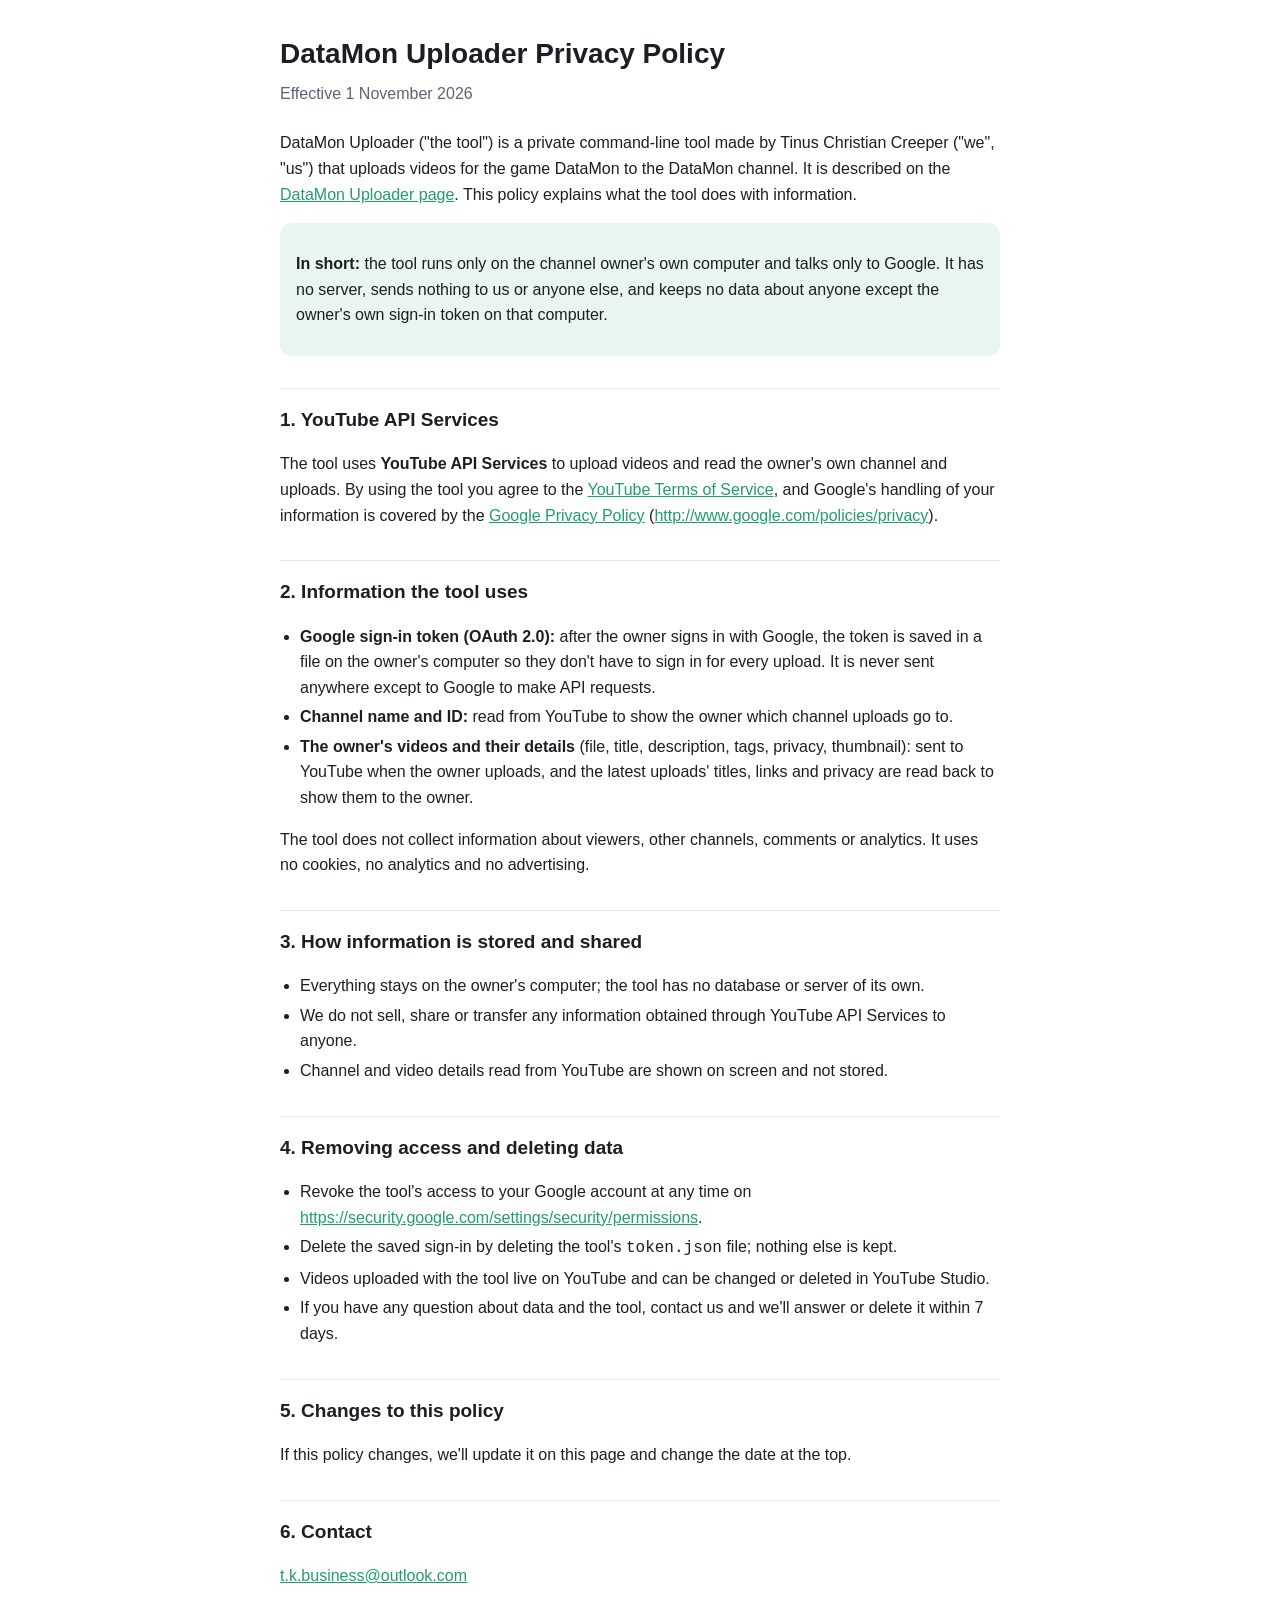
<file: DataMon/uploader-privacy.html>
<!doctype html>
<html lang="en">
<head>
<meta charset="utf-8">
<meta name="viewport" content="width=device-width, initial-scale=1">
<title>DataMon Uploader Privacy Policy</title>
<style>
  :root { --bg: #ffffff; --fg: #1b1f24; --muted: #5b6470; --accent: #1f9e6e; --line: #e3e7ec; }
  @media (prefers-color-scheme: dark) { :root { --bg: #111417; --fg: #e8ecef; --muted: #9aa4ae; --accent: #4fd6a0; --line: #2a3036; } }
  body { margin: 0; background: var(--bg); color: var(--fg); font: 16px/1.6 -apple-system, BlinkMacSystemFont, "Segoe UI", Roboto, sans-serif; }
  main { max-width: 720px; margin: 0 auto; padding: 32px 16px 64px; }
  h1 { font-size: 28px; margin: 0 0 4px; }
  h2 { font-size: 19px; margin: 32px 0 8px; padding-top: 16px; border-top: 1px solid var(--line); }
  .date { color: var(--muted); margin: 0 0 24px; }
  a { color: var(--accent); }
  ul { padding-left: 20px; }
  li { margin: 4px 0; }
  .summary { background: color-mix(in srgb, var(--accent) 10%, transparent); border-radius: 12px; padding: 12px 16px; }
</style>
</head>
<body>
<main>
<h1>DataMon Uploader Privacy Policy</h1>
<p class="date">Effective 1 November 2026</p>

<p>DataMon Uploader ("the tool") is a private command-line tool made by Tinus Christian Creeper ("we", "us") that
uploads videos for the game DataMon to the DataMon channel. It is described on the
<a href="uploader.html">DataMon Uploader page</a>. This policy explains what the tool does with information.</p>

<div class="summary">
<p><strong>In short:</strong> the tool runs only on the channel owner's own computer and talks only to Google.
It has no server, sends nothing to us or anyone else, and keeps no data about anyone except the owner's own
sign-in token on that computer.</p>
</div>

<h2>1. YouTube API Services</h2>
<p>The tool uses <strong>YouTube API Services</strong> to upload videos and read the owner's own channel and uploads.
By using the tool you agree to the <a href="https://www.youtube.com/t/terms">YouTube Terms of Service</a>, and
Google's handling of your information is covered by the
<a href="https://policies.google.com/privacy">Google Privacy Policy</a>
(<a href="http://www.google.com/policies/privacy">http://www.google.com/policies/privacy</a>).</p>

<h2>2. Information the tool uses</h2>
<ul>
  <li><strong>Google sign-in token (OAuth 2.0):</strong> after the owner signs in with Google, the token is saved in a
    file on the owner's computer so they don't have to sign in for every upload. It is never sent anywhere except to
    Google to make API requests.</li>
  <li><strong>Channel name and ID:</strong> read from YouTube to show the owner which channel uploads go to.</li>
  <li><strong>The owner's videos and their details</strong> (file, title, description, tags, privacy, thumbnail):
    sent to YouTube when the owner uploads, and the latest uploads' titles, links and privacy are read back to show
    them to the owner.</li>
</ul>
<p>The tool does not collect information about viewers, other channels, comments or analytics. It uses no cookies,
no analytics and no advertising.</p>

<h2>3. How information is stored and shared</h2>
<ul>
  <li>Everything stays on the owner's computer; the tool has no database or server of its own.</li>
  <li>We do not sell, share or transfer any information obtained through YouTube API Services to anyone.</li>
  <li>Channel and video details read from YouTube are shown on screen and not stored.</li>
</ul>

<h2>4. Removing access and deleting data</h2>
<ul>
  <li>Revoke the tool's access to your Google account at any time on
    <a href="https://security.google.com/settings/security/permissions">https://security.google.com/settings/security/permissions</a>.</li>
  <li>Delete the saved sign-in by deleting the tool's <code>token.json</code> file; nothing else is kept.</li>
  <li>Videos uploaded with the tool live on YouTube and can be changed or deleted in YouTube Studio.</li>
  <li>If you have any question about data and the tool, contact us and we'll answer or delete it within 7 days.</li>
</ul>

<h2>5. Changes to this policy</h2>
<p>If this policy changes, we'll update it on this page and change the date at the top.</p>

<h2>6. Contact</h2>
<p><a href="mailto:t.k.business@outlook.com">t.k.business@outlook.com</a></p>
</main>
</body>
</html>
</file>
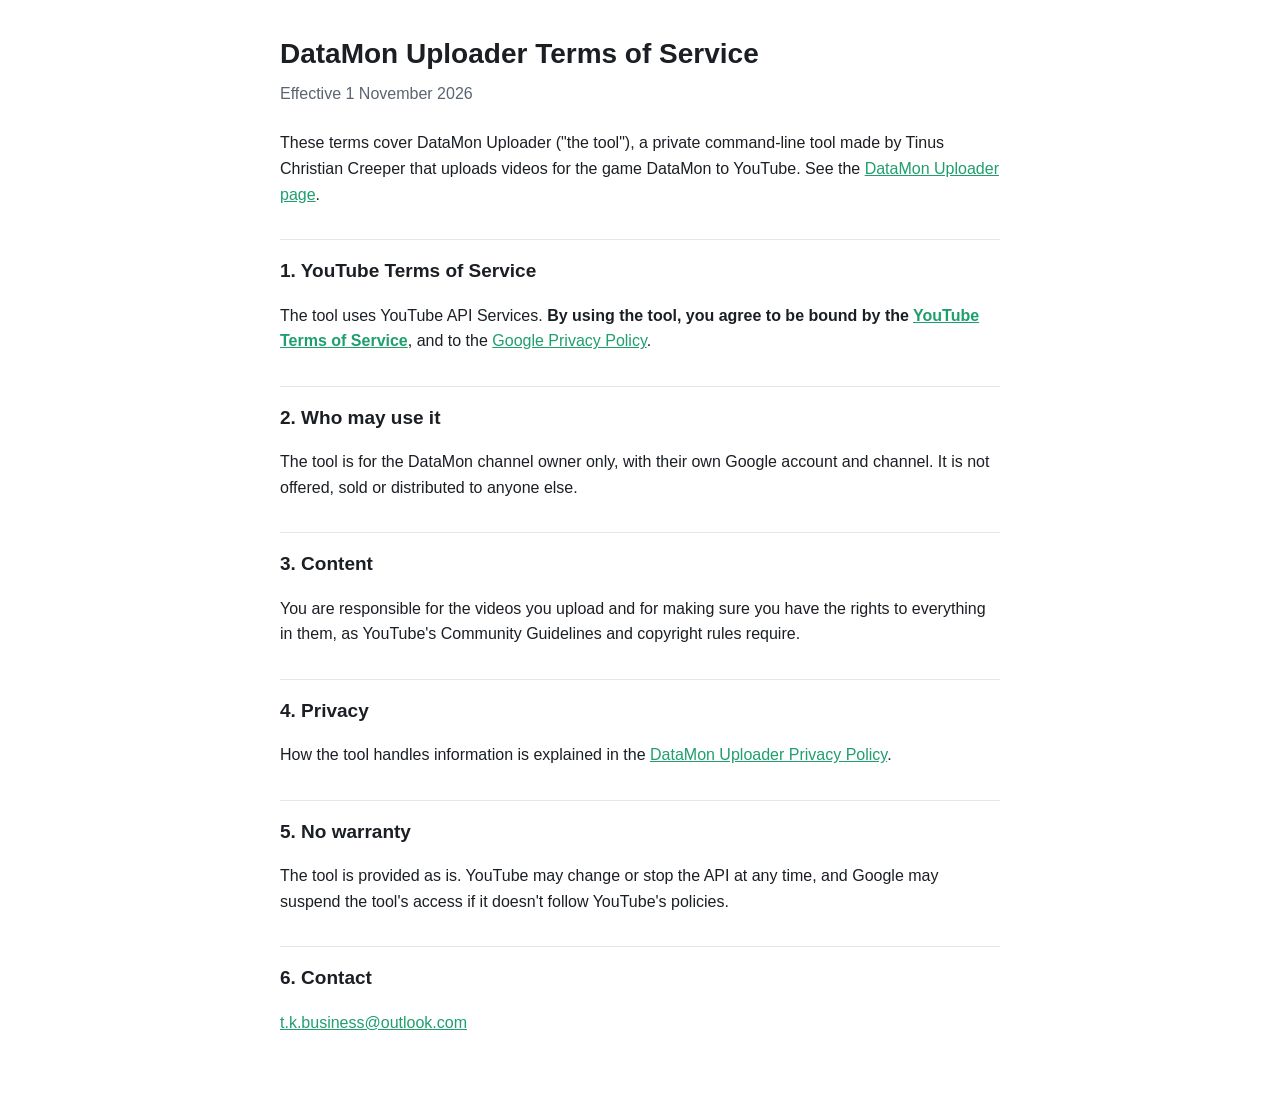
<file: DataMon/uploader-terms.html>
<!doctype html>
<html lang="en">
<head>
<meta charset="utf-8">
<meta name="viewport" content="width=device-width, initial-scale=1">
<title>DataMon Uploader Terms of Service</title>
<style>
  :root { --bg: #ffffff; --fg: #1b1f24; --muted: #5b6470; --accent: #1f9e6e; --line: #e3e7ec; }
  @media (prefers-color-scheme: dark) { :root { --bg: #111417; --fg: #e8ecef; --muted: #9aa4ae; --accent: #4fd6a0; --line: #2a3036; } }
  body { margin: 0; background: var(--bg); color: var(--fg); font: 16px/1.6 -apple-system, BlinkMacSystemFont, "Segoe UI", Roboto, sans-serif; }
  main { max-width: 720px; margin: 0 auto; padding: 32px 16px 64px; }
  h1 { font-size: 28px; margin: 0 0 4px; }
  h2 { font-size: 19px; margin: 32px 0 8px; padding-top: 16px; border-top: 1px solid var(--line); }
  .date { color: var(--muted); margin: 0 0 24px; }
  a { color: var(--accent); }
  ul { padding-left: 20px; }
  li { margin: 4px 0; }
</style>
</head>
<body>
<main>
<h1>DataMon Uploader Terms of Service</h1>
<p class="date">Effective 1 November 2026</p>

<p>These terms cover DataMon Uploader ("the tool"), a private command-line tool made by Tinus Christian Creeper that
uploads videos for the game DataMon to YouTube. See the <a href="uploader.html">DataMon Uploader page</a>.</p>

<h2>1. YouTube Terms of Service</h2>
<p>The tool uses YouTube API Services. <strong>By using the tool, you agree to be bound by the
<a href="https://www.youtube.com/t/terms">YouTube Terms of Service</a></strong>, and to the
<a href="https://policies.google.com/privacy">Google Privacy Policy</a>.</p>

<h2>2. Who may use it</h2>
<p>The tool is for the DataMon channel owner only, with their own Google account and channel. It is not offered,
sold or distributed to anyone else.</p>

<h2>3. Content</h2>
<p>You are responsible for the videos you upload and for making sure you have the rights to everything in them,
as YouTube's Community Guidelines and copyright rules require.</p>

<h2>4. Privacy</h2>
<p>How the tool handles information is explained in the
<a href="uploader-privacy.html">DataMon Uploader Privacy Policy</a>.</p>

<h2>5. No warranty</h2>
<p>The tool is provided as is. YouTube may change or stop the API at any time, and Google may suspend the tool's
access if it doesn't follow YouTube's policies.</p>

<h2>6. Contact</h2>
<p><a href="mailto:t.k.business@outlook.com">t.k.business@outlook.com</a></p>
</main>
</body>
</html>
</file>
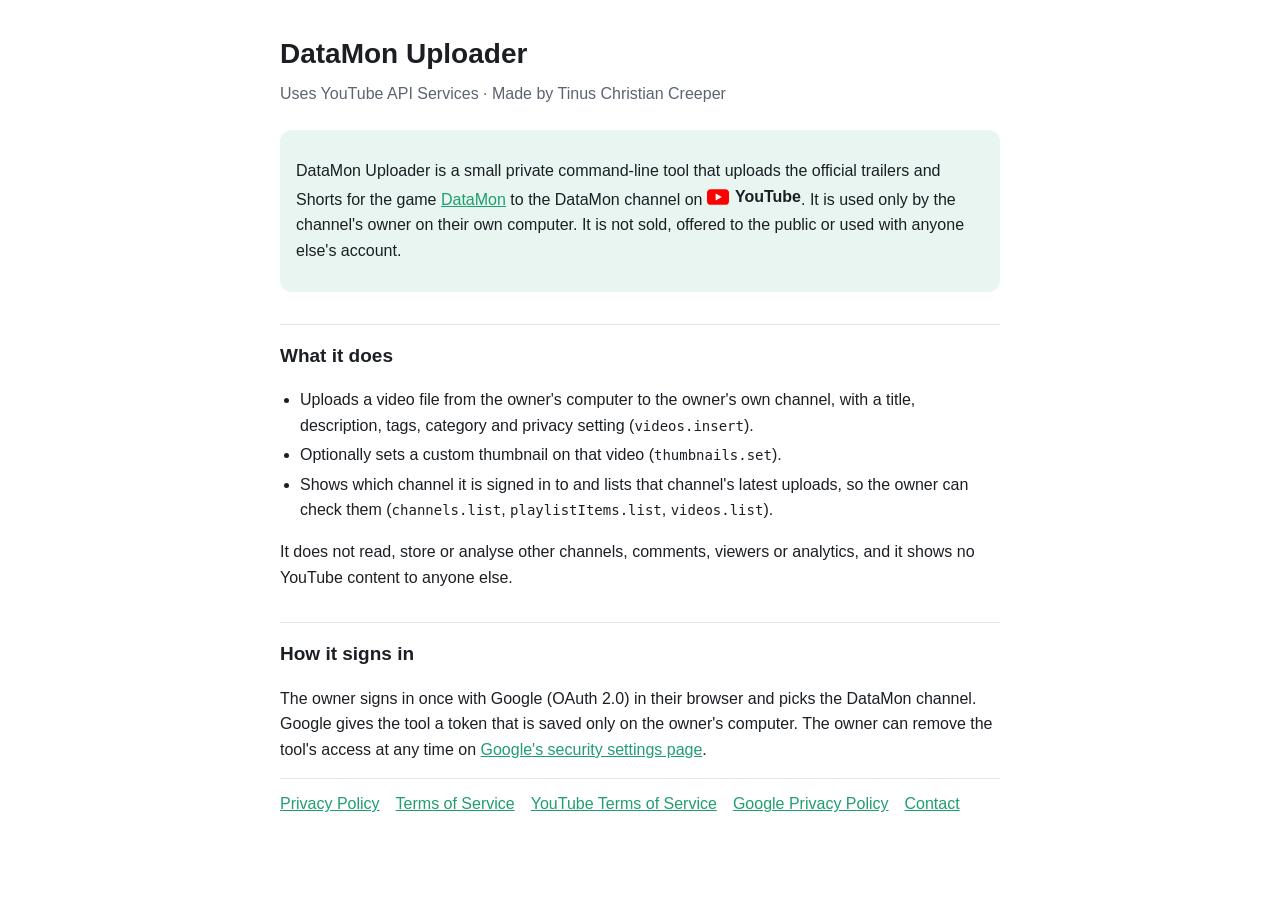
<file: DataMon/uploader.html>
<!doctype html>
<html lang="en">
<head>
<meta charset="utf-8">
<meta name="viewport" content="width=device-width, initial-scale=1">
<title>DataMon Uploader</title>
<style>
  :root { --bg: #ffffff; --fg: #1b1f24; --muted: #5b6470; --accent: #1f9e6e; --line: #e3e7ec; }
  @media (prefers-color-scheme: dark) { :root { --bg: #111417; --fg: #e8ecef; --muted: #9aa4ae; --accent: #4fd6a0; --line: #2a3036; } }
  body { margin: 0; background: var(--bg); color: var(--fg); font: 16px/1.6 -apple-system, BlinkMacSystemFont, "Segoe UI", Roboto, sans-serif; }
  main { max-width: 720px; margin: 0 auto; padding: 32px 16px 64px; }
  h1 { font-size: 28px; margin: 0 0 4px; }
  h2 { font-size: 19px; margin: 32px 0 8px; padding-top: 16px; border-top: 1px solid var(--line); }
  .date { color: var(--muted); margin: 0 0 24px; }
  a { color: var(--accent); }
  ul, ol { padding-left: 20px; }
  li { margin: 4px 0; }
  .summary { background: color-mix(in srgb, var(--accent) 10%, transparent); border-radius: 12px; padding: 12px 16px; }
  .links { display: flex; flex-wrap: wrap; gap: 8px 16px; margin: 16px 0 0; padding: 12px 0; border-top: 1px solid var(--line); }
  .yt { display: inline-flex; align-items: center; gap: 6px; font-weight: 600; }
  .yt svg { width: 22px; height: 16px; }
  code { font-size: 14px; }
</style>
</head>
<body>
<main>
<h1>DataMon Uploader</h1>
<p class="date">Uses YouTube API Services · Made by Tinus Christian Creeper</p>

<div class="summary">
<p>DataMon Uploader is a small private command-line tool that uploads the official trailers and Shorts for the
game <a href="./">DataMon</a> to the DataMon channel on
<span class="yt"><svg viewBox="0 0 28 20" aria-hidden="true"><rect width="28" height="20" rx="5" fill="#FF0000"/><path d="M11 5.5v9l8-4.5z" fill="#fff"/></svg>YouTube</span>.
It is used only by the channel's owner on their own computer. It is not sold, offered to the public or used with
anyone else's account.</p>
</div>

<h2>What it does</h2>
<ul>
  <li>Uploads a video file from the owner's computer to the owner's own channel, with a title, description, tags,
    category and privacy setting (<code>videos.insert</code>).</li>
  <li>Optionally sets a custom thumbnail on that video (<code>thumbnails.set</code>).</li>
  <li>Shows which channel it is signed in to and lists that channel's latest uploads, so the owner can check them
    (<code>channels.list</code>, <code>playlistItems.list</code>, <code>videos.list</code>).</li>
</ul>
<p>It does not read, store or analyse other channels, comments, viewers or analytics, and it shows no YouTube content
to anyone else.</p>

<h2>How it signs in</h2>
<p>The owner signs in once with Google (OAuth 2.0) in their browser and picks the DataMon channel. Google gives the
tool a token that is saved only on the owner's computer. The owner can remove the tool's access at any time on
<a href="https://security.google.com/settings/security/permissions">Google's security settings page</a>.</p>

<p class="links">
  <a href="uploader-privacy.html">Privacy Policy</a>
  <a href="uploader-terms.html">Terms of Service</a>
  <a href="https://www.youtube.com/t/terms">YouTube Terms of Service</a>
  <a href="https://policies.google.com/privacy">Google Privacy Policy</a>
  <a href="mailto:t.k.business@outlook.com">Contact</a>
</p>
</main>
</body>
</html>
</file>
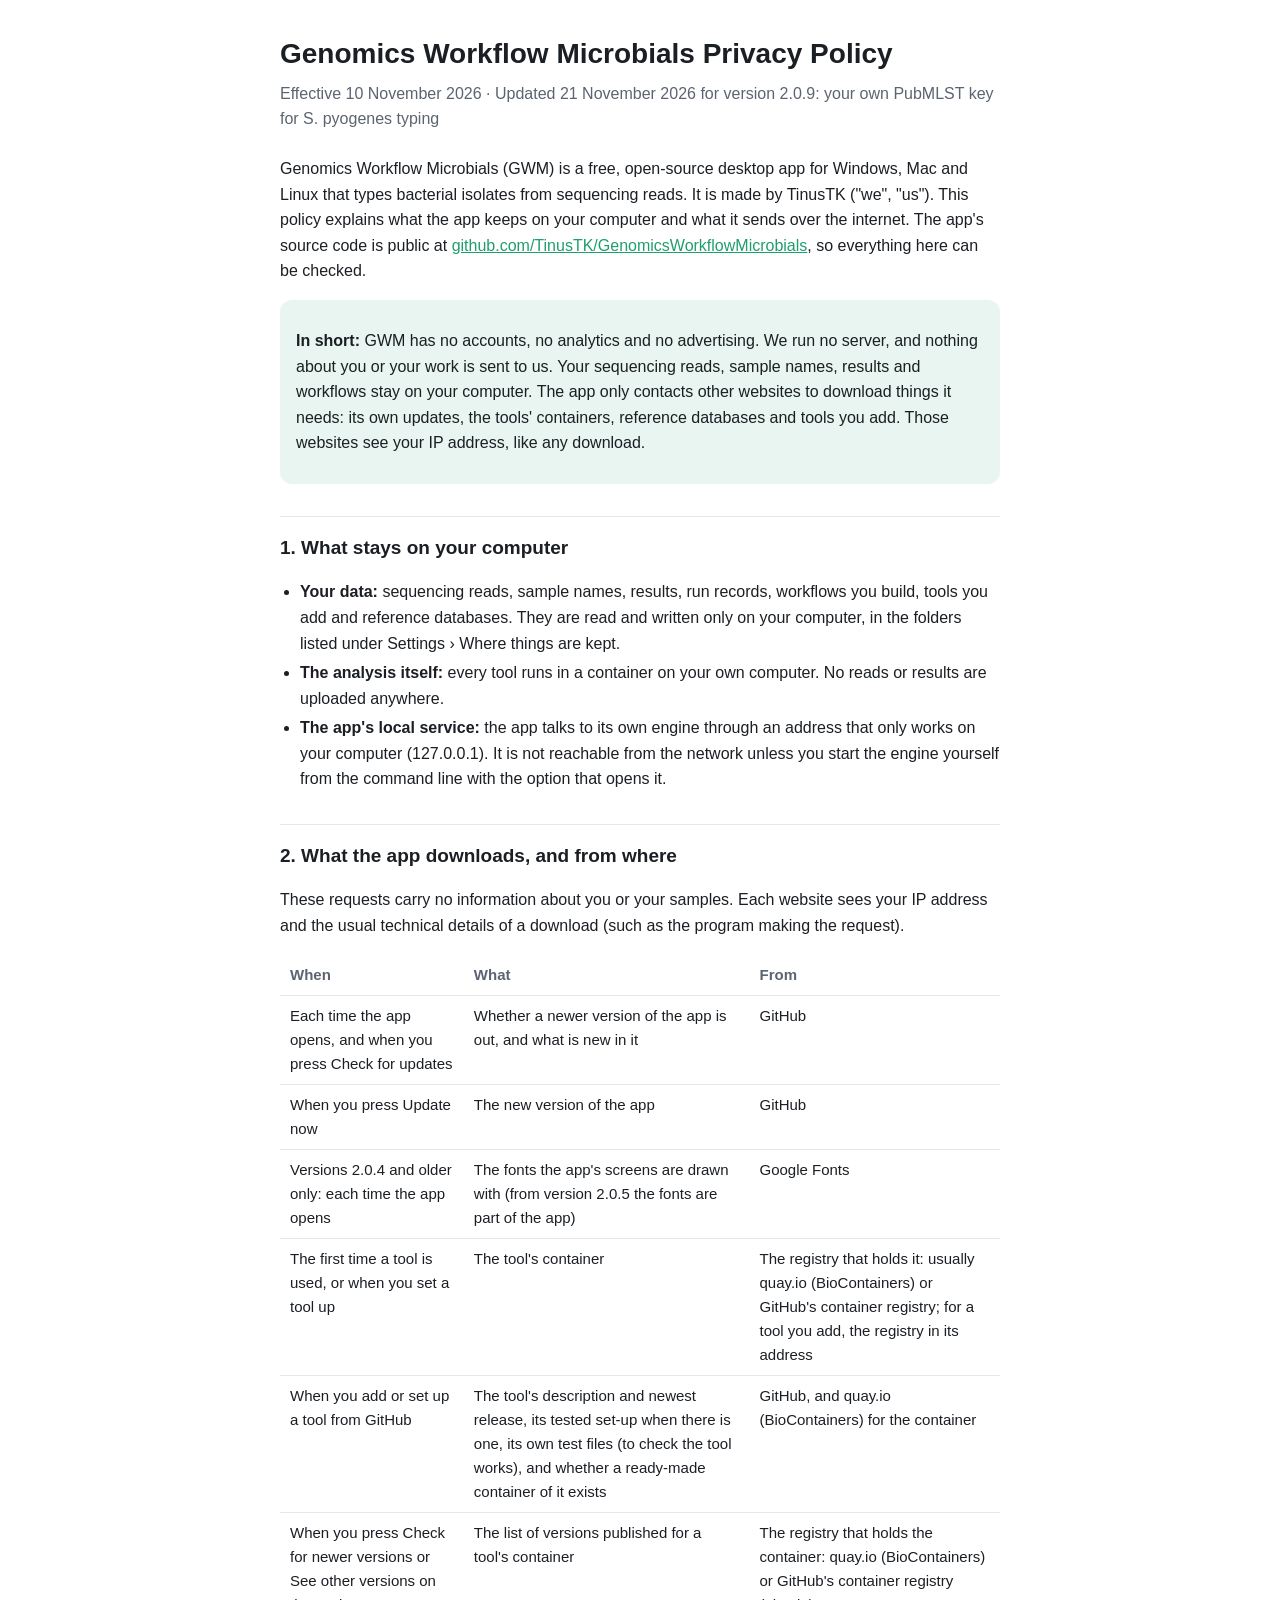
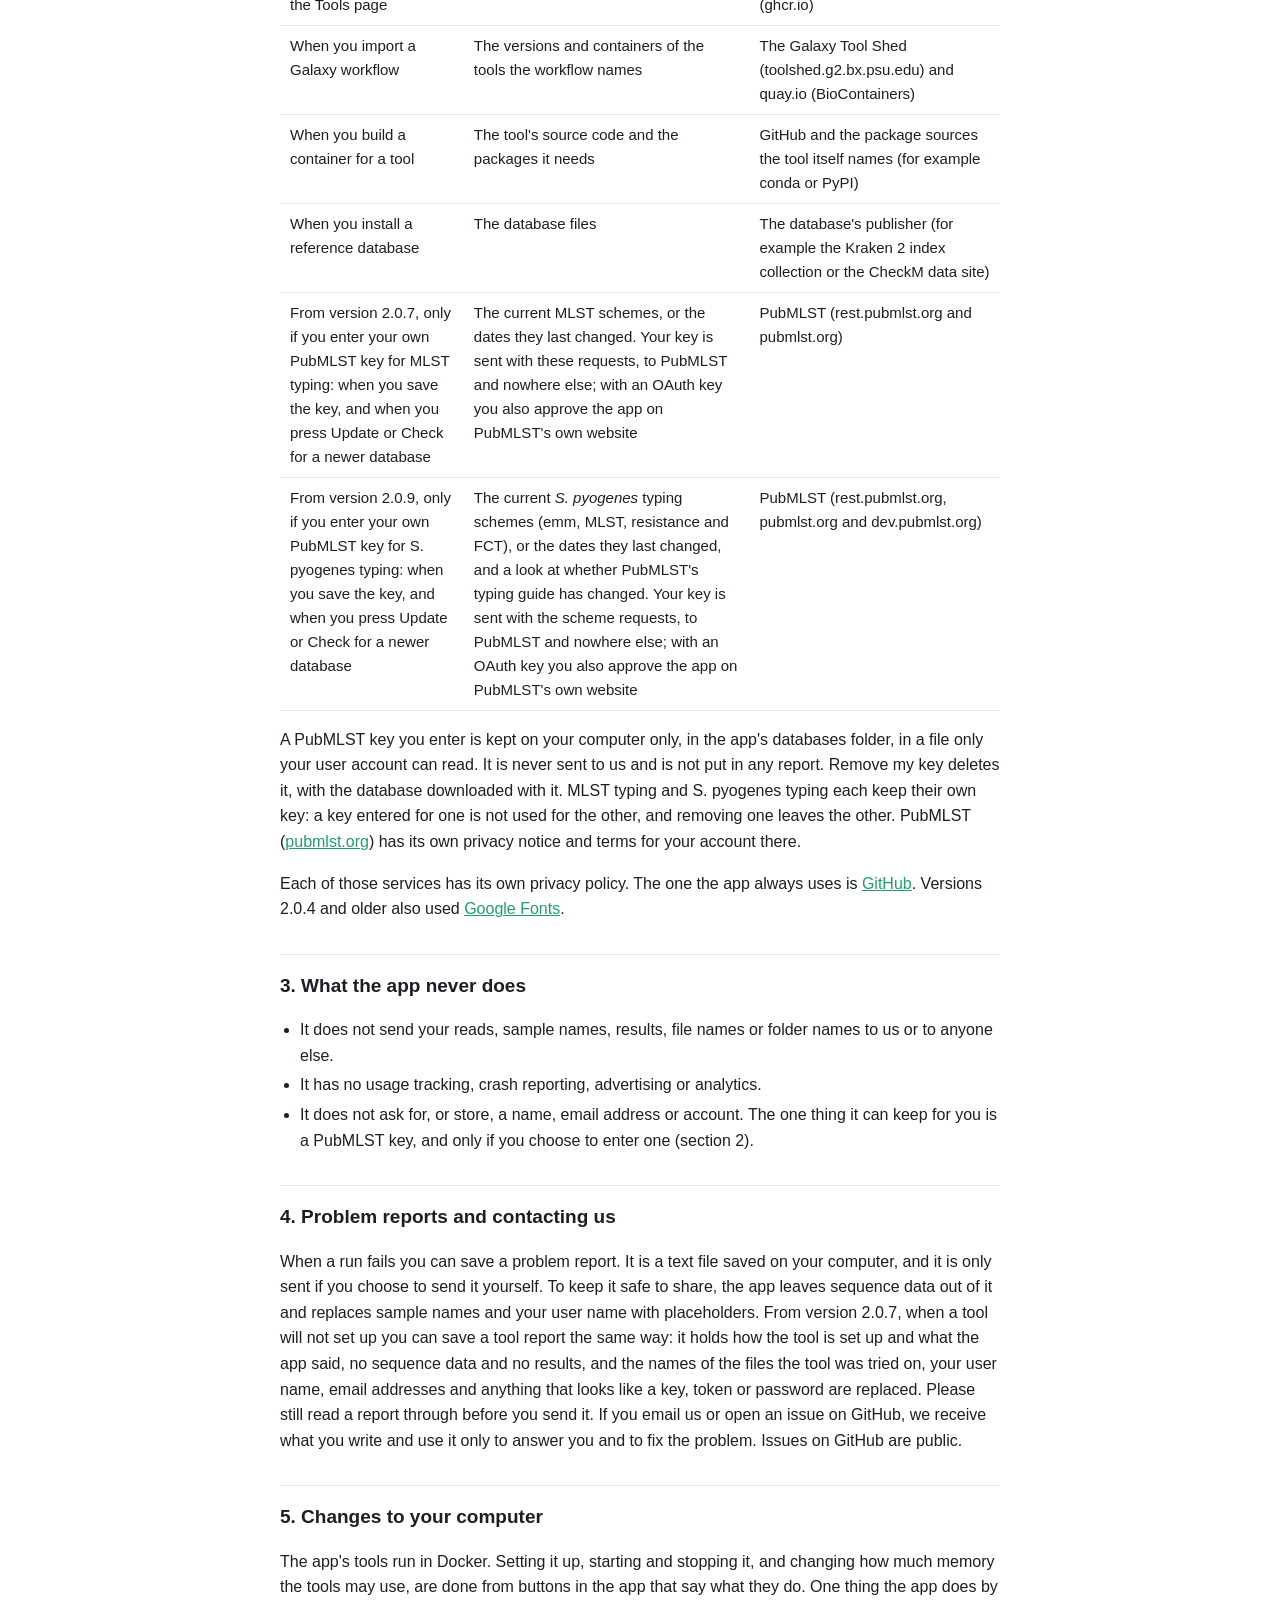
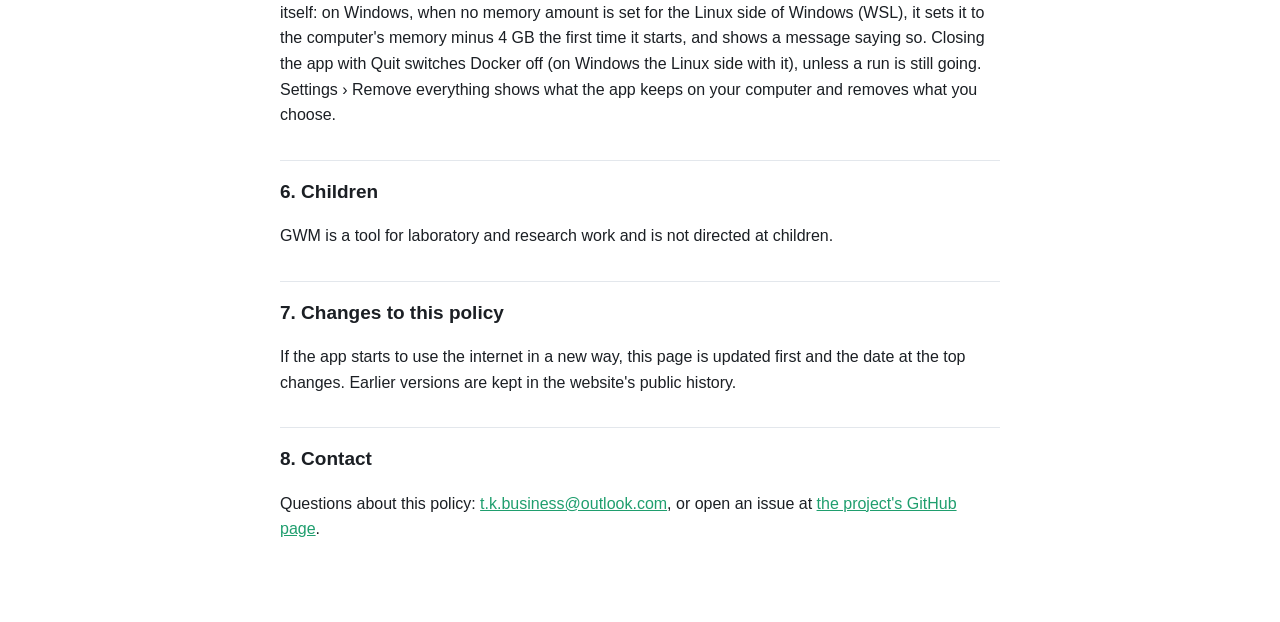
<file: GWM/privacy-policy.html>
<!doctype html>
<html lang="en">
<head>
<meta charset="utf-8">
<meta name="viewport" content="width=device-width, initial-scale=1">
<title>Genomics Workflow Microbials Privacy Policy</title>
<meta name="description" content="What the Genomics Workflow Microbials desktop app keeps on your computer and what it sends over the internet.">
<style>
  :root { --bg: #ffffff; --fg: #1b1f24; --muted: #5b6470; --accent: #1f9e6e; --line: #e3e7ec; }
  @media (prefers-color-scheme: dark) { :root { --bg: #111417; --fg: #e8ecef; --muted: #9aa4ae; --accent: #4fd6a0; --line: #2a3036; } }
  body { margin: 0; background: var(--bg); color: var(--fg); font: 16px/1.6 -apple-system, BlinkMacSystemFont, "Segoe UI", Roboto, sans-serif; }
  main { max-width: 720px; margin: 0 auto; padding: 32px 16px 64px; }
  h1 { font-size: 28px; margin: 0 0 4px; }
  h2 { font-size: 19px; margin: 32px 0 8px; padding-top: 16px; border-top: 1px solid var(--line); }
  .date { color: var(--muted); margin: 0 0 24px; }
  a { color: var(--accent); }
  ul { padding-left: 20px; }
  li { margin: 4px 0; }
  .summary { background: color-mix(in srgb, var(--accent) 10%, transparent); border-radius: 12px; padding: 12px 16px; }
  table { border-collapse: collapse; width: 100%; margin: 12px 0; font-size: 15px; }
  th, td { text-align: left; vertical-align: top; padding: 8px 10px; border-bottom: 1px solid var(--line); }
  th { color: var(--muted); font-weight: 600; }
</style>
</head>
<body>
<main>
<h1>Genomics Workflow Microbials Privacy Policy</h1>
<p class="date">Effective 10 November 2026 · Updated 21 November 2026 for version 2.0.9: your own PubMLST key for S. pyogenes typing</p>

<p>Genomics Workflow Microbials (GWM) is a free, open-source desktop app for Windows, Mac and Linux that types
bacterial isolates from sequencing reads. It is made by TinusTK ("we", "us"). This policy explains what the app keeps
on your computer and what it sends over the internet. The app's source code is public at
<a href="https://github.com/TinusTK/GenomicsWorkflowMicrobials">github.com/TinusTK/GenomicsWorkflowMicrobials</a>, so
everything here can be checked.</p>

<div class="summary">
<p><strong>In short:</strong> GWM has no accounts, no analytics and no advertising. We run no server, and nothing
about you or your work is sent to us. Your sequencing reads, sample names, results and workflows stay on your
computer. The app only contacts other websites to download things it needs: its own updates, the tools' containers,
reference databases and tools you add. Those websites see your IP address, like any download.</p>
</div>

<h2>1. What stays on your computer</h2>
<ul>
  <li><strong>Your data:</strong> sequencing reads, sample names, results, run records, workflows you build, tools you
    add and reference databases. They are read and written only on your computer, in the folders listed under
    Settings › Where things are kept.</li>
  <li><strong>The analysis itself:</strong> every tool runs in a container on your own computer. No reads or results
    are uploaded anywhere.</li>
  <li><strong>The app's local service:</strong> the app talks to its own engine through an address that only works on
    your computer (127.0.0.1). It is not reachable from the network unless you start the engine yourself from the
    command line with the option that opens it.</li>
</ul>

<h2>2. What the app downloads, and from where</h2>
<p>These requests carry no information about you or your samples. Each website sees your IP address and the usual
technical details of a download (such as the program making the request).</p>
<table>
  <tr><th>When</th><th>What</th><th>From</th></tr>
  <tr><td>Each time the app opens, and when you press Check for updates</td><td>Whether a newer version of the app is
    out, and what is new in it</td><td>GitHub</td></tr>
  <tr><td>When you press Update now</td><td>The new version of the app</td><td>GitHub</td></tr>
  <tr><td>Versions 2.0.4 and older only: each time the app opens</td><td>The fonts the app's screens are drawn with
    (from version 2.0.5 the fonts are part of the app)</td><td>Google Fonts</td></tr>
  <tr><td>The first time a tool is used, or when you set a tool up</td><td>The tool's container</td><td>The registry
    that holds it: usually quay.io (BioContainers) or GitHub's container registry; for a tool you add, the registry
    in its address</td></tr>
  <tr><td>When you add or set up a tool from GitHub</td><td>The tool's description and newest release, its tested
    set-up when there is one, its own test files (to check the tool works), and whether a ready-made container of it
    exists</td><td>GitHub, and quay.io (BioContainers) for the container</td></tr>
  <tr><td>When you press Check for newer versions or See other versions on the Tools page</td><td>The list of
    versions published for a tool's container</td><td>The registry that holds the container: quay.io (BioContainers)
    or GitHub's container registry (ghcr.io)</td></tr>
  <tr><td>When you import a Galaxy workflow</td><td>The versions and containers of the tools the workflow
    names</td><td>The Galaxy Tool Shed (toolshed.g2.bx.psu.edu) and quay.io (BioContainers)</td></tr>
  <tr><td>When you build a container for a tool</td><td>The tool's source code and the packages it needs</td><td>GitHub
    and the package sources the tool itself names (for example conda or PyPI)</td></tr>
  <tr><td>When you install a reference database</td><td>The database files</td><td>The database's publisher (for
    example the Kraken 2 index collection or the CheckM data site)</td></tr>
  <tr><td>From version 2.0.7, only if you enter your own PubMLST key for MLST typing: when you save the key, and when
    you press Update or Check for a newer database</td><td>The current MLST schemes, or the dates they last changed.
    Your key is sent with these requests, to PubMLST and nowhere else; with an OAuth key you also approve the app on
    PubMLST's own website</td><td>PubMLST (rest.pubmlst.org and pubmlst.org)</td></tr>
  <tr><td>From version 2.0.9, only if you enter your own PubMLST key for S. pyogenes typing: when you save the key,
    and when you press Update or Check for a newer database</td><td>The current <i>S. pyogenes</i> typing schemes
    (emm, MLST, resistance and FCT), or the dates they last changed, and a look at whether PubMLST's typing guide
    has changed. Your key is sent with the scheme requests, to PubMLST and nowhere else; with an OAuth key you also
    approve the app on PubMLST's own website</td><td>PubMLST (rest.pubmlst.org, pubmlst.org and
    dev.pubmlst.org)</td></tr>
</table>
<p>A PubMLST key you enter is kept on your computer only, in the app's databases folder, in a file only your user
account can read. It is never sent to us and is not put in any report. Remove my key deletes it, with the database
downloaded with it. MLST typing and S. pyogenes typing each keep their own key: a key entered for one is not used
for the other, and removing one leaves the other. PubMLST (<a href="https://pubmlst.org">pubmlst.org</a>) has its own privacy notice and terms for your account
there.</p>
<p>Each of those services has its own privacy policy. The one the app always uses is
<a href="https://docs.github.com/en/site-policy/privacy-policies/github-general-privacy-statement">GitHub</a>.
Versions 2.0.4 and older also used
<a href="https://developers.google.com/fonts/faq/privacy">Google Fonts</a>.</p>

<h2>3. What the app never does</h2>
<ul>
  <li>It does not send your reads, sample names, results, file names or folder names to us or to anyone else.</li>
  <li>It has no usage tracking, crash reporting, advertising or analytics.</li>
  <li>It does not ask for, or store, a name, email address or account. The one thing it can keep for you is a PubMLST
    key, and only if you choose to enter one (section 2).</li>
</ul>

<h2>4. Problem reports and contacting us</h2>
<p>When a run fails you can save a problem report. It is a text file saved on your computer, and it is only sent if
you choose to send it yourself. To keep it safe to share, the app leaves sequence data out of it and replaces sample
names and your user name with placeholders. From version 2.0.7, when a tool will not set up you can save a tool
report the same way: it holds how the tool is set up and what the app said, no sequence data and no results, and the
names of the files the tool was tried on, your user name, email addresses and anything that looks like a key, token
or password are replaced. Please still read a report through before you send it. If you email us or open an issue on GitHub, we receive what you write
and use it only to answer you and to fix the problem. Issues on GitHub are public.</p>

<h2>5. Changes to your computer</h2>
<p>The app's tools run in Docker. Setting it up, starting and stopping it, and changing how much memory the tools may
use, are done from buttons in the app that say what they do. One thing the app does by itself: on Windows, when no
memory amount is set for the Linux side of Windows (WSL), it sets it to the computer's memory minus 4 GB the first
time it starts, and shows a message saying so. Closing the app with Quit switches Docker off (on Windows the Linux
side with it), unless a run is still going. Settings › Remove everything shows what the app keeps on your computer
and removes what you choose.</p>

<h2>6. Children</h2>
<p>GWM is a tool for laboratory and research work and is not directed at children.</p>

<h2>7. Changes to this policy</h2>
<p>If the app starts to use the internet in a new way, this page is updated first and the date at the top changes.
Earlier versions are kept in the website's public history.</p>

<h2>8. Contact</h2>
<p>Questions about this policy: <a href="mailto:t.k.business@outlook.com">t.k.business@outlook.com</a>, or open an
issue at <a href="https://github.com/TinusTK/GenomicsWorkflowMicrobials/issues">the project's GitHub page</a>.</p>
</main>
</body>
</html>
</file>
<file: DiscordBots/site/bots.css>
/* Shared look for the Discord bot pages: the site's LCD green, dark pixel ink. */
:root {
  --lcd: #c9d6b4;
  --lcd-deep: #b3c39b;
  --ink: #17201a;
  --ink-soft: #3d4a40;
  --screen: #1a211f;
  --mint: #5cd99e;
  --gold: #f2b71f;
  --blurple: #5865f2;
  --accent: var(--mint);
  --pixel: "Pixelify Sans", ui-monospace, monospace;
  --text: "Figtree", system-ui, sans-serif;
  --mono: ui-monospace, "SF Mono", Menlo, Consolas, monospace;
}
* { box-sizing: border-box; }
html { -webkit-text-size-adjust: 100%; scroll-behavior: smooth; }
@media (prefers-reduced-motion: reduce) { html { scroll-behavior: auto; } }
body {
  margin: 0; color: var(--ink); background: var(--lcd);
  background-image: linear-gradient(rgba(23,32,26,.045) 1px, transparent 1px),
                    linear-gradient(90deg, rgba(23,32,26,.045) 1px, transparent 1px);
  background-size: 6px 6px;
  font: 400 1.0625rem/1.6 var(--text);
  -webkit-font-smoothing: antialiased;
}
img { display: block; max-width: 100%; height: auto; }
a { color: inherit; }
:focus-visible { outline: 3px solid var(--blurple); outline-offset: 3px; border-radius: 6px; }
.wrap { width: min(1080px, 100% - 32px); margin-inline: auto; }
code { font: 600 .92em/1.4 var(--mono); background: rgba(23,32,26,.08); padding: 2px 6px; border-radius: 6px; white-space: nowrap; }

/* Header */
header.top { padding: 22px 0; }
header.top .wrap { display: flex; align-items: center; gap: 24px; }
.brand { font: 700 1.5rem/1 var(--pixel); text-decoration: none; }
nav.links { margin-left: auto; display: flex; gap: 20px; flex-wrap: wrap; }
nav.links a { text-decoration: none; font-weight: 500; color: var(--ink-soft); }
nav.links a:hover { color: var(--ink); text-decoration: underline; text-underline-offset: 4px; }

/* Hero */
h1, h2, h3 { font-family: var(--pixel); font-weight: 700; line-height: 1.05; margin: 0; }
.hero { padding: 36px 0 64px; }
.hero .wrap { display: grid; grid-template-columns: 1.05fr .95fr; gap: 56px; align-items: center; }
.kicker { display: inline-flex; align-items: center; gap: 10px; font: 700 .95rem/1 var(--pixel); letter-spacing: .1em;
  text-transform: uppercase; color: var(--ink-soft); margin-bottom: 16px; }
.kicker .badge { font: 700 .75rem/1 var(--text); letter-spacing: .04em; color: #fff; background: var(--blurple); padding: 4px 7px; border-radius: 5px; }
h1 { font-size: clamp(2.6rem, 6.5vw, 4.6rem); letter-spacing: -.01em; }
.lede { font-size: 1.2rem; max-width: 38ch; margin: 20px 0 28px; color: var(--ink-soft); }
.cta { display: flex; flex-wrap: wrap; gap: 12px; }
.button {
  display: inline-flex; align-items: center; justify-content: center; gap: 10px; text-decoration: none;
  font: 700 1.05rem/1 var(--text); padding: 15px 22px; border-radius: 14px;
  color: #fff; background: var(--blurple); box-shadow: 0 4px 0 #3c45a5;
  transition: transform .08s ease, box-shadow .08s ease, background .15s ease;
}
.button:hover { background: #6d78f5; }
.button:active { transform: translateY(3px); box-shadow: 0 1px 0 #3c45a5; }
.button svg { width: 22px; height: 22px; flex: none; }
.button.line { background: transparent; color: var(--ink); box-shadow: inset 0 0 0 2px var(--ink); }
.button.line:hover { background: rgba(23,32,26,.06); }
.button.line:active { transform: translateY(1px); }
.free { margin: 18px 0 0; font-size: .95rem; color: var(--ink-soft); }
.free b { color: var(--ink); }

.embed {
  justify-self: center; width: min(460px, 100%); background: #0c100e; padding: 10px; border-radius: 22px;
  box-shadow: 0 30px 60px -20px rgba(23,32,26,.55), inset 0 0 0 2px #2b332e; transform: rotate(1.5deg);
}
.embed img { border-radius: 14px; width: 100%; }

/* Sections */
section { padding: 56px 0; }
h2 { font-size: clamp(2rem, 4.2vw, 2.9rem); margin-bottom: 12px; }
.intro { max-width: 62ch; color: var(--ink-soft); margin: 0 0 32px; }

.features { display: grid; grid-template-columns: repeat(auto-fill, minmax(240px, 1fr)); gap: 16px; list-style: none; margin: 0; padding: 0; }
.features li {
  background: #f1f5ea; border: 2px solid var(--ink); border-radius: 18px; padding: 18px 20px;
  box-shadow: 0 5px 0 var(--ink);
}
.features .em { font-size: 1.6rem; line-height: 1; display: block; margin-bottom: 10px; }
.features b { display: block; font: 700 1.2rem/1.15 var(--pixel); margin-bottom: 4px; }
.features span { color: var(--ink-soft); font-size: .98rem; }

/* Dark screen panel */
.screen {
  background: var(--screen); color: #dfe8da; border-radius: 28px;
  padding: clamp(24px, 5vw, 52px); box-shadow: inset 0 0 0 3px #2a332e;
}
.screen h2 { color: var(--accent); }
.screen .intro { color: #aebdaa; }
.screen code { background: rgba(255,255,255,.08); color: #fff; }
.steps { list-style: none; margin: 0; padding: 0; display: grid; grid-template-columns: repeat(4, 1fr); gap: 18px; counter-reset: s; }
.steps li { counter-increment: s; background: rgba(255,255,255,.04); border-radius: 18px; padding: 20px; box-shadow: inset 0 0 0 2px #2a332e; }
.steps li::before { content: counter(s); display: grid; place-items: center; width: 38px; height: 38px; border-radius: 12px;
  background: var(--accent); color: var(--screen); font: 700 1.2rem/1 var(--pixel); margin-bottom: 14px; }
.steps b { display: block; color: #fff; font: 700 1.2rem/1.1 var(--pixel); margin-bottom: 6px; }
.steps span { color: #c3cfbf; font-size: .98rem; }
.screen .after { margin: 26px 0 0; color: #c3cfbf; }
.screen .after + .after { margin-top: 8px; }

/* Tables */
.tables { display: grid; grid-template-columns: 1fr 1fr; gap: 28px; align-items: start; }
.tables > * { min-width: 0; }
h3.t { font-size: 1.45rem; margin: 0 0 12px; }
.scroll { overflow-x: auto; -webkit-overflow-scrolling: touch; border-radius: 16px; border: 2px solid var(--ink); background: #f1f5ea; box-shadow: 0 5px 0 var(--ink); }
table { width: 100%; border-collapse: collapse; font-size: .98rem; }
th, td { text-align: left; padding: 11px 14px; vertical-align: top; }
th { font: 700 .82rem/1.2 var(--text); text-transform: uppercase; letter-spacing: .06em; color: var(--ink-soft); background: rgba(23,32,26,.06); }
tr + tr td { border-top: 1px solid rgba(23,32,26,.14); }
td:first-child { white-space: nowrap; }
.tables .full { grid-column: 1 / -1; }

.ticker {
  margin: 22px 0 0; background: #0c100e; color: #dfe8da; border-radius: 16px; padding: 16px 18px;
  font: 500 .95rem/1.7 var(--mono); overflow-x: auto; white-space: pre;
}
.small { font-size: .95rem; color: var(--ink-soft); margin: 14px 0 0; }

/* Support */
.support { display: flex; flex-wrap: wrap; align-items: center; justify-content: space-between; gap: 20px 32px; }
.support p { margin: 0; max-width: 52ch; color: #c3cfbf; }
.support h2 { margin-bottom: 8px; }

footer { padding: 40px 0 56px; border-top: 2px solid var(--lcd-deep); color: var(--ink-soft); font-size: .95rem; margin-top: 24px; }
footer .wrap { display: flex; flex-wrap: wrap; justify-content: space-between; gap: 12px 24px; }
footer nav { display: flex; flex-wrap: wrap; gap: 8px 18px; }
footer a { color: var(--ink); }

@media (max-width: 900px) {
  .steps { grid-template-columns: 1fr 1fr; }
  .tables { grid-template-columns: 1fr; }
}
@media (max-width: 820px) {
  .hero .wrap { grid-template-columns: 1fr; gap: 36px; }
  .hero { padding: 16px 0 40px; }
  .embed { transform: none; }
  nav.links { display: none; }
  section { padding: 40px 0; }
}
@media (max-width: 520px) {
  .steps { grid-template-columns: 1fr; }
  .cta .button { flex: 1 1 100%; }
}
</file>
